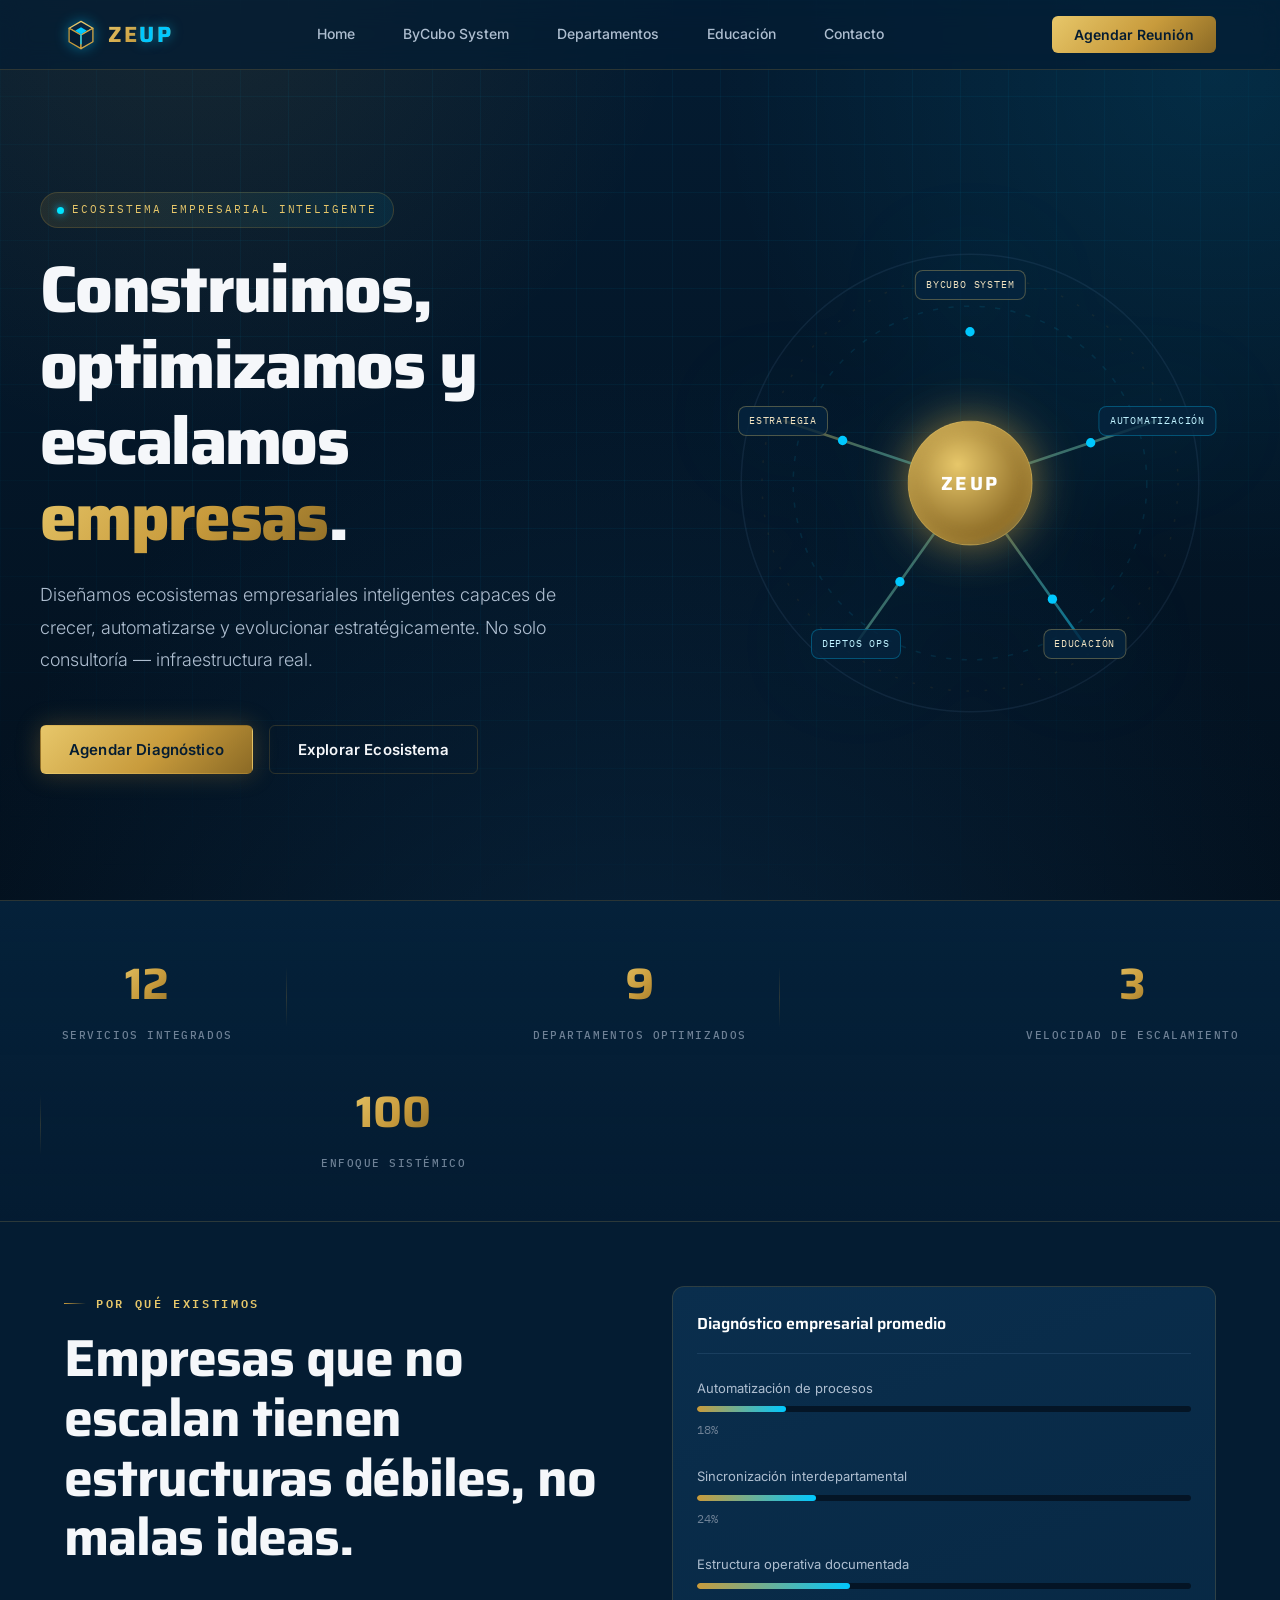
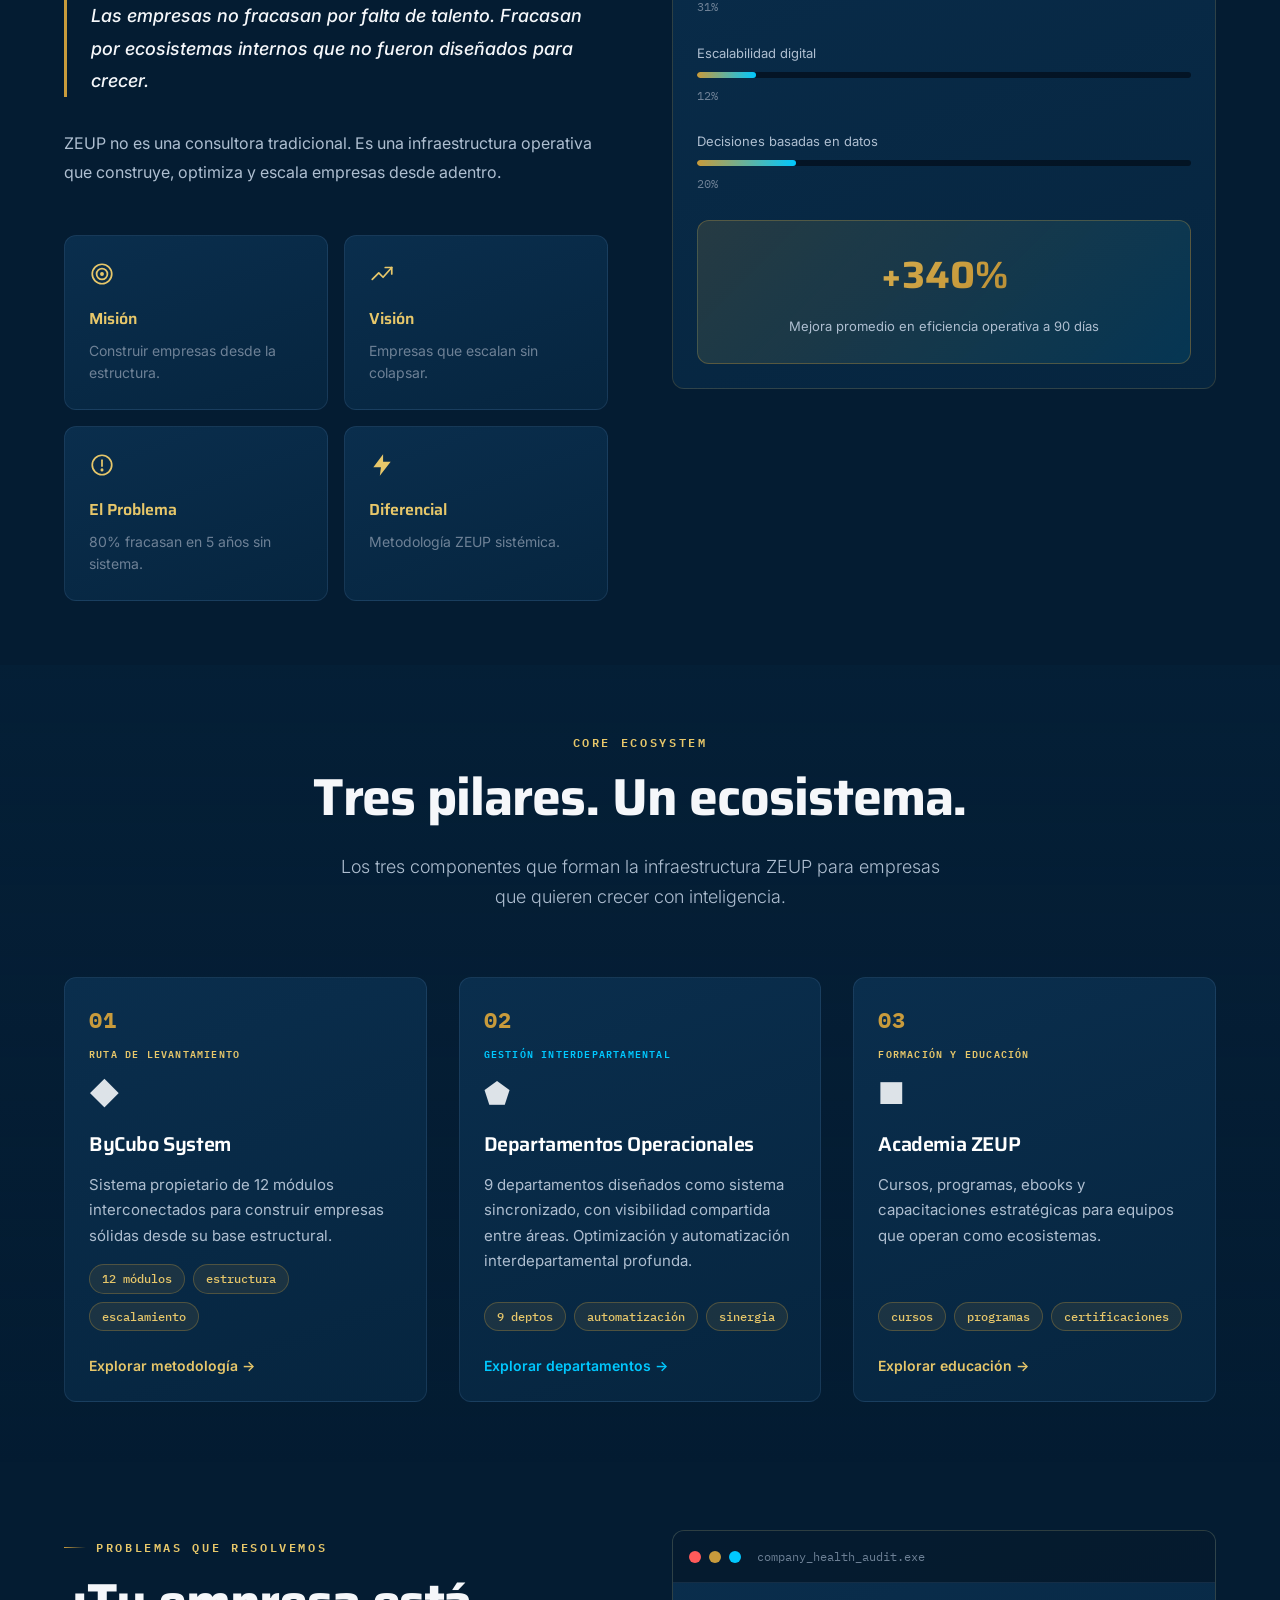
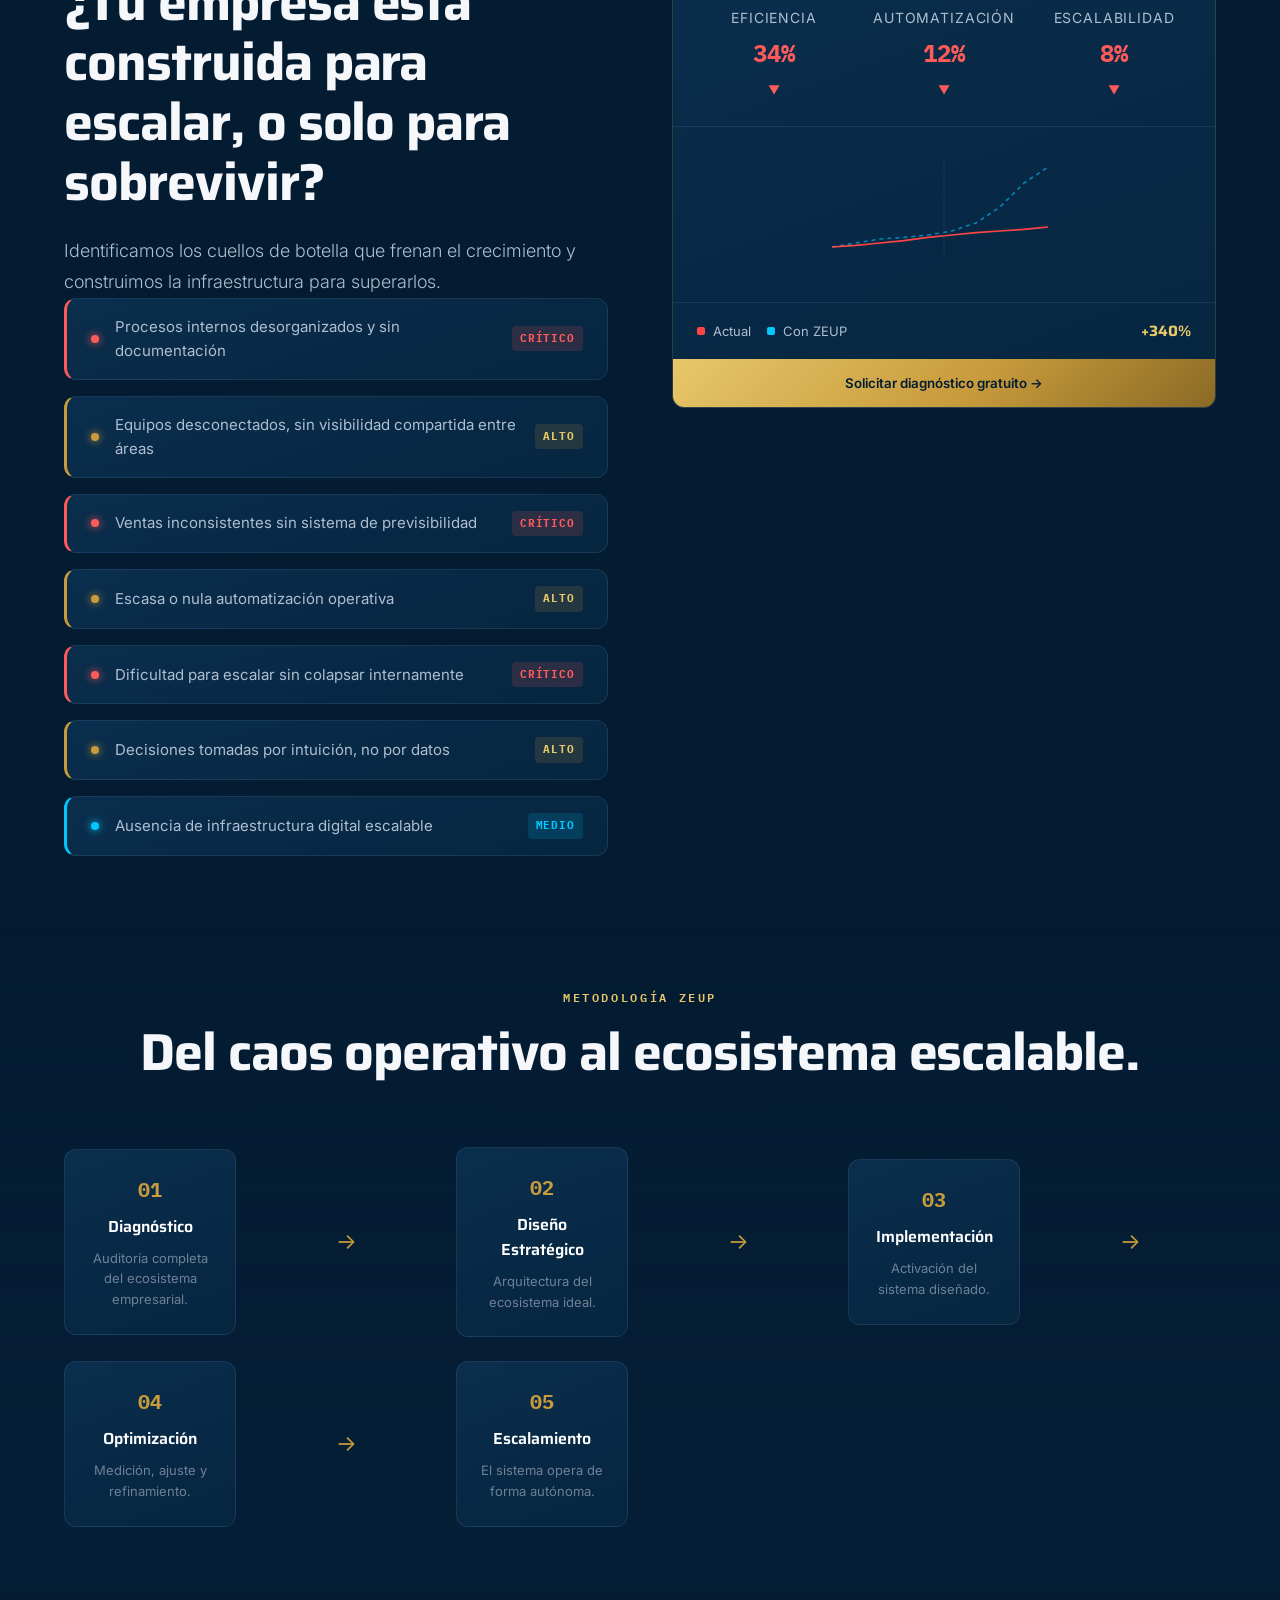
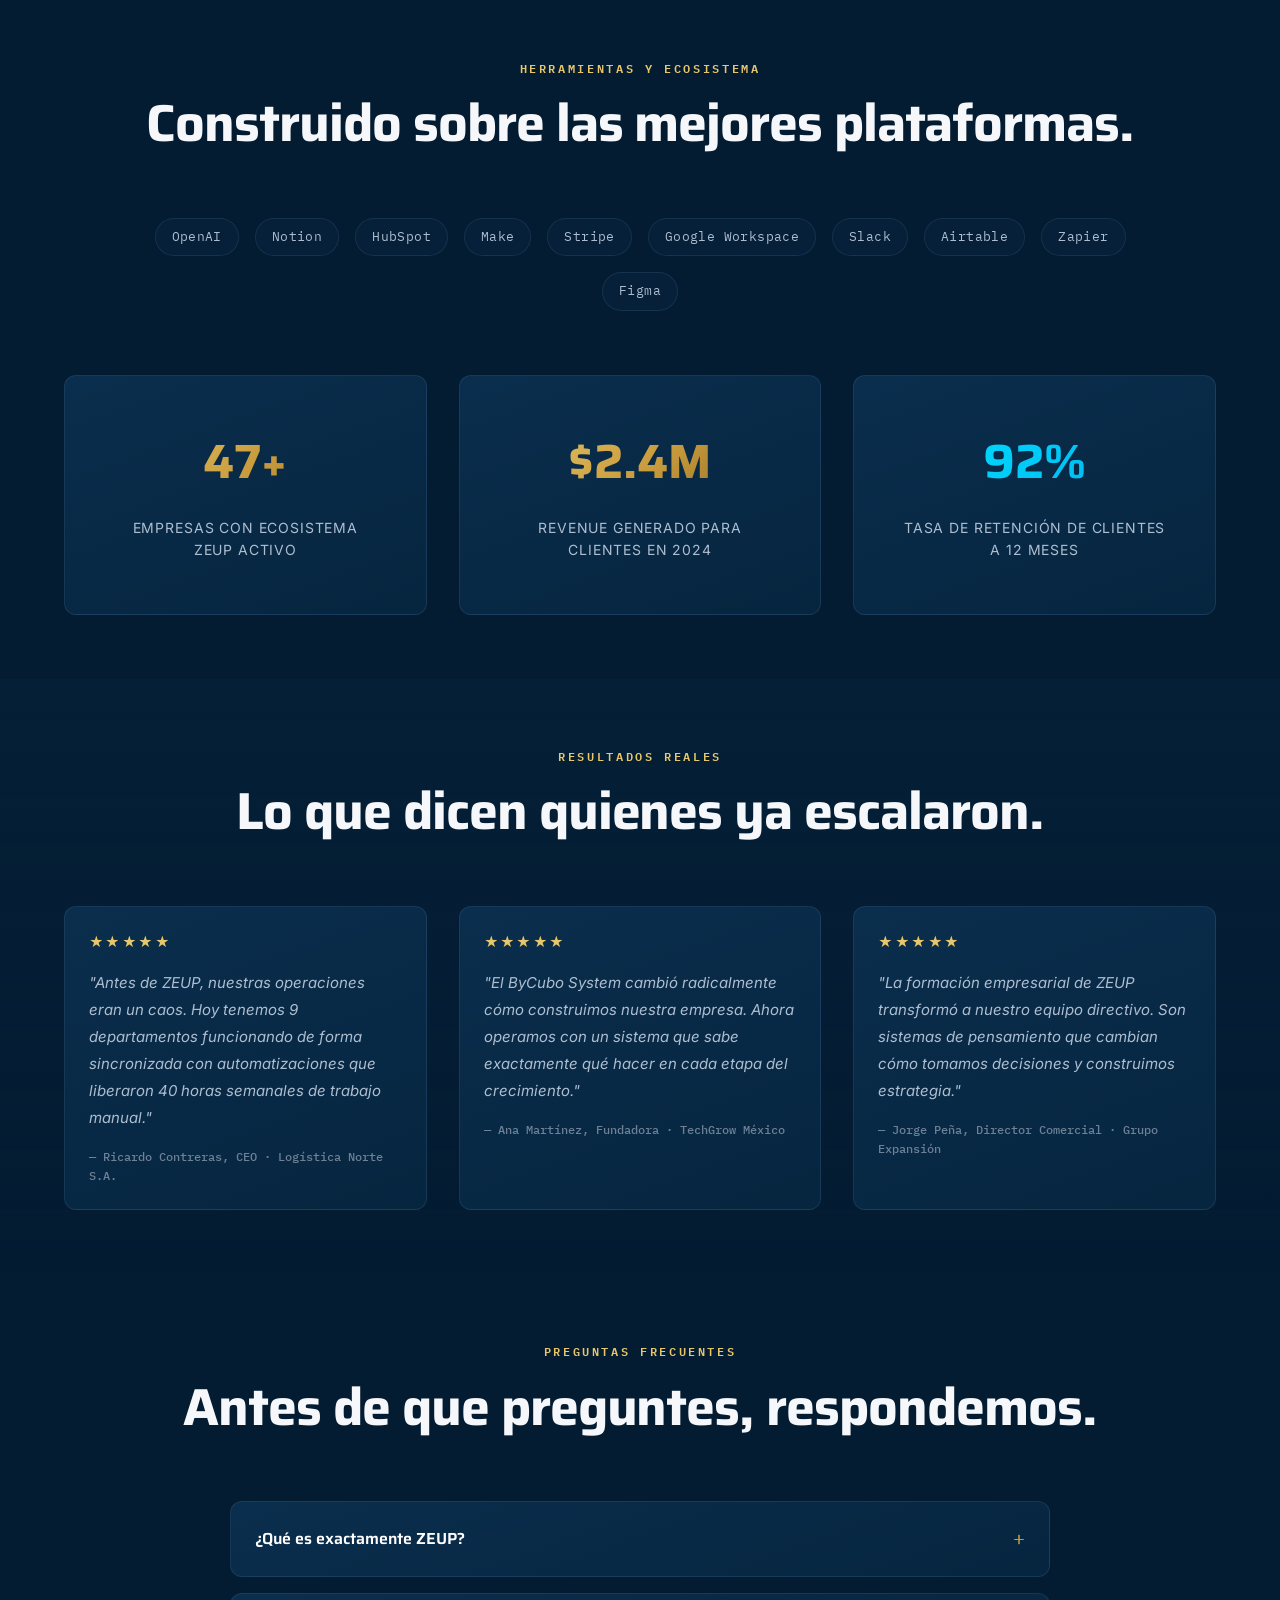
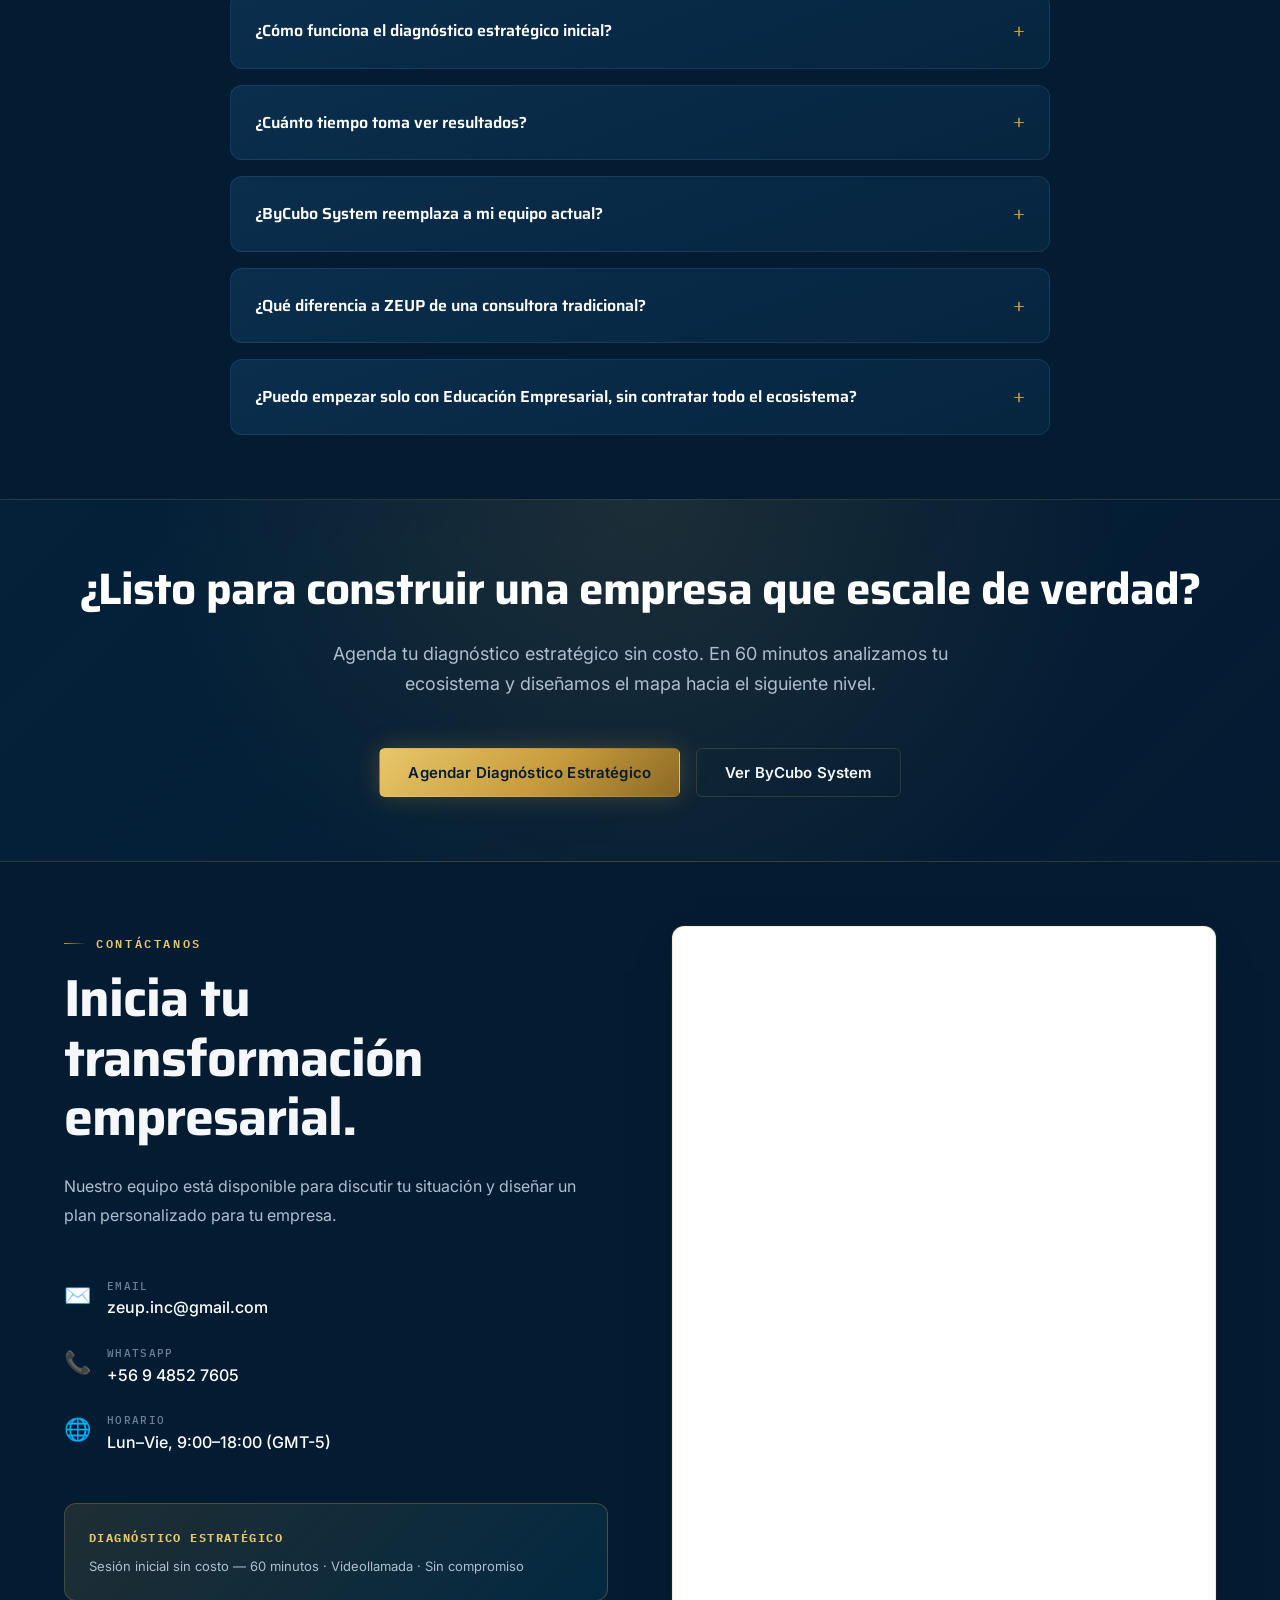
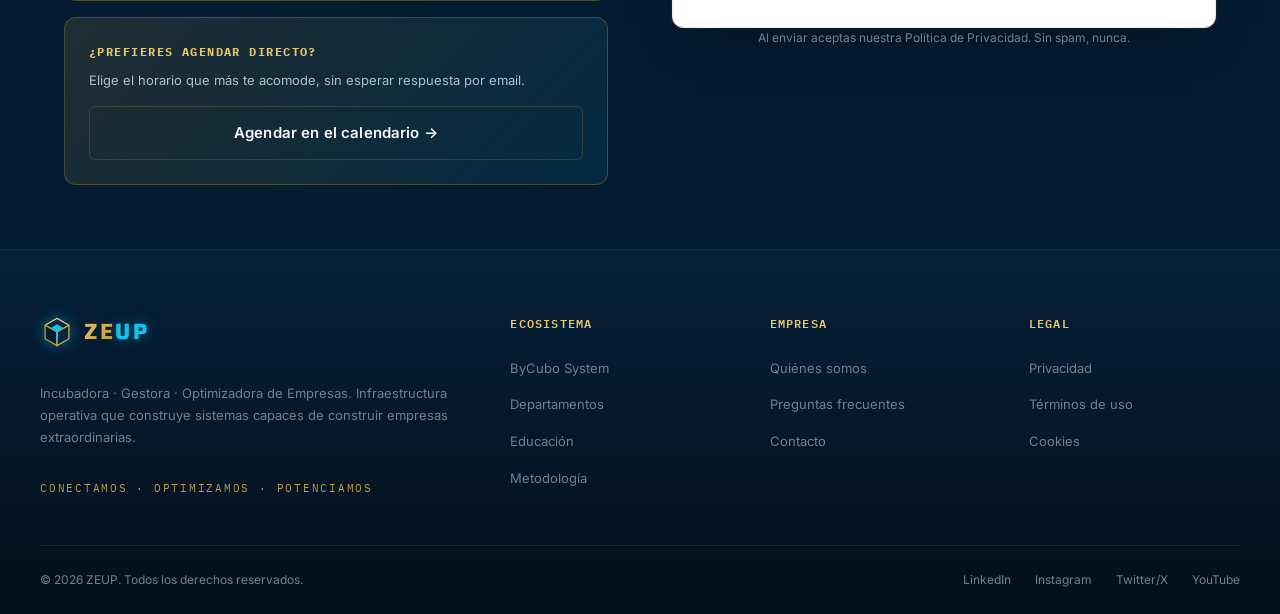
<file: index.html>
<!DOCTYPE html>
<html lang="es">
<head>
    <meta charset="UTF-8">
    <meta name="viewport" content="width=device-width, initial-scale=1.0">
    <title>ZEUP — Ecosistemas Empresariales Inteligentes</title>
    <meta name="description" content="ZEUP construye, optimiza y escala empresas mediante metodologías propias, automatización interdepartamental y educación empresarial estratégica.">
    <link rel="canonical" href="https://zeupinc-ps.github.io/ZEUP.INC/index.html">
    <link rel="icon" type="image/svg+xml" href="favicon.svg">

    <meta property="og:type" content="website">
    <meta property="og:title" content="ZEUP — Ecosistemas Empresariales Inteligentes">
    <meta property="og:description" content="ZEUP construye, optimiza y escala empresas mediante metodologías propias, automatización interdepartamental y educación empresarial estratégica.">
    <meta property="og:image" content="https://zeupinc-ps.github.io/ZEUP.INC/assets/zeup-logo.jpg">
    <meta property="og:url" content="https://zeupinc-ps.github.io/ZEUP.INC/index.html">
    <meta name="twitter:card" content="summary_large_image">

    <!-- Google Fonts -->
    <link rel="preconnect" href="https://fonts.googleapis.com">
    <link rel="preconnect" href="https://fonts.gstatic.com" crossorigin>
    <link href="https://fonts.googleapis.com/css2?family=IBM+Plex+Mono:wght@400;500;600&family=Inter:wght@300;400;500;600;700&family=Saira:wght@500;600;700;800&display=swap" rel="stylesheet">

    <link rel="stylesheet" href="styles.css">

    <script type="application/ld+json">
    {
      "@context": "https://schema.org",
      "@type": "Organization",
      "name": "ZEUP",
      "description": "Incubadora, gestora y optimizadora de empresas. Infraestructura operativa que construye, optimiza y escala ecosistemas empresariales mediante metodologías propias.",
      "url": "https://zeupinc-ps.github.io/ZEUP.INC/index.html",
      "logo": "https://zeupinc-ps.github.io/ZEUP.INC/assets/zeup-logo.jpg",
      "slogan": "Conectamos · Optimizamos · Potenciamos",
      "email": "zeup.inc@gmail.com"
    }
    </script>
</head>
<body>
    <!-- NAVBAR -->
    <nav class="navbar">
        <div class="navbar-container">
            <div class="navbar-brand">
                <div class="logo">
                    <span class="logo-icon"><svg class="logo-cube" viewBox="0 0 40 40" fill="none" xmlns="http://www.w3.org/2000/svg" aria-hidden="true"><path d="M20 4 L34 12 L20 20 L6 12 Z" fill="#06253F" stroke="#E7C76A" stroke-width="1.5" stroke-linejoin="round"/><path d="M6 12 L6 28 L20 36 L20 20 Z" fill="#041C32" stroke="#C89B3C" stroke-width="1.5" stroke-linejoin="round"/><path d="M34 12 L34 28 L20 36 L20 20 Z" fill="#06253F" stroke="#D6A847" stroke-width="1.5" stroke-linejoin="round"/><path d="M20 11 L27 15 L20 19 L13 15 Z" fill="#00C8FF"/><line x1="20" y1="19" x2="20" y2="31" stroke="#00C8FF" stroke-width="1.6"/></svg></span>
                    <span class="logo-text">ZE<span class="logo-up">UP</span></span>
                </div>
            </div>

            <div class="navbar-menu" id="navbarMenu">
                <a href="#home" class="nav-link">Home</a>
                <a href="bycubo-system.html" class="nav-link">ByCubo System</a>
                <a href="departamentos.html" class="nav-link">Departamentos</a>
                <a href="educacion.html" class="nav-link">Educación</a>
                <a href="#contact" class="nav-link">Contacto</a>
            </div>

            <button class="navbar-cta" onclick="scrollToContact()">Agendar Reunión</button>

            <button class="hamburger" id="hamburger">
                <span></span><span></span><span></span>
            </button>
        </div>
    </nav>

    <!-- HERO SECTION -->
    <section class="hero" id="home">
        <div class="hero-container">
            <div class="hero-content">
                <div class="badge">
                    <span class="badge-dot"></span>
                    <span class="badge-text">ECOSISTEMA EMPRESARIAL INTELIGENTE</span>
                </div>

                <h1 class="hero-title">
                    Construimos, optimizamos y escalamos <span class="accent-text">empresas</span>.
                </h1>

                <p class="hero-subtitle">
                    Diseñamos ecosistemas empresariales inteligentes capaces de crecer, automatizarse y evolucionar estratégicamente. No solo consultoría — infraestructura real.
                </p>

                <div class="hero-buttons">
                    <button class="btn btn-primary" onclick="scrollToContact()">Agendar Diagnóstico</button>
                    <button class="btn btn-secondary" onclick="document.getElementById('ecosistema').scrollIntoView({behavior:'smooth'})">Explorar Ecosistema</button>
                </div>
            </div>

            <div class="hero-visual">
                <div class="ecosystem-orb">
                    <svg viewBox="0 0 100 100" style="position:absolute;inset:0;width:100%;height:100%;overflow:visible">
                        <defs>
                            <radialGradient id="hub" cx="0.5" cy="0.4" r="0.65"><stop offset="0" stop-color="#E7C76A"/><stop offset="0.6" stop-color="#C89B3C"/><stop offset="1" stop-color="#8B6A25"/></radialGradient>
                            <linearGradient id="hline" x1="0" y1="0" x2="1" y2="1"><stop offset="0" stop-color="#C89B3C"/><stop offset="1" stop-color="#00C8FF"/></linearGradient>
                        </defs>
                        <g style="transform-origin:50px 50px;animation:zspin 70s linear infinite">
                            <circle cx="50" cy="50" r="44" fill="none" stroke="rgba(120,165,210,0.10)" stroke-width="0.3"/>
                            <circle cx="50" cy="50" r="34" fill="none" stroke="rgba(0,200,255,0.10)" stroke-width="0.3" stroke-dasharray="1 2"/>
                        </g>
                        <g style="transform-origin:50px 50px;animation:zspinrev 95s linear infinite">
                            <circle cx="50" cy="50" r="40" fill="none" stroke="rgba(200,155,60,0.08)" stroke-width="0.3" stroke-dasharray="0.5 3"/>
                        </g>
                        <g stroke="url(#hline)" stroke-width="0.5" opacity="0.55">
                            <line x1="50" y1="50" x2="50" y2="12"/>
                            <line x1="50" y1="50" x2="86" y2="38"/>
                            <line x1="50" y1="50" x2="72" y2="81"/>
                            <line x1="50" y1="50" x2="28" y2="81"/>
                            <line x1="50" y1="50" x2="14" y2="38"/>
                        </g>
                        <g fill="#00C8FF">
                            <circle r="0.9"><animateMotion dur="3.2s" repeatCount="indefinite" path="M50,50 L50,12"/></circle>
                            <circle r="0.9"><animateMotion dur="3.8s" repeatCount="indefinite" path="M50,50 L86,38"/></circle>
                            <circle r="0.9"><animateMotion dur="3.4s" repeatCount="indefinite" path="M50,50 L72,81"/></circle>
                            <circle r="0.9"><animateMotion dur="4.0s" repeatCount="indefinite" path="M50,50 L28,81"/></circle>
                            <circle r="0.9"><animateMotion dur="3.6s" repeatCount="indefinite" path="M50,50 L14,38"/></circle>
                        </g>
                    </svg>
                    <div class="orb-hub"><span>ZEUP</span></div>
                    <div class="orb-label" style="left:50%;top:12%"><span class="gold">ByCubo System</span></div>
                    <div class="orb-label" style="left:86%;top:38%"><span class="cyan">Automatización</span></div>
                    <div class="orb-label" style="left:72%;top:81%"><span class="gold">Educación</span></div>
                    <div class="orb-label" style="left:28%;top:81%"><span class="cyan">Deptos Ops</span></div>
                    <div class="orb-label" style="left:14%;top:38%"><span class="gold">Estrategia</span></div>
                </div>
            </div>
        </div>
    </section>

    <!-- STATS BAR -->
    <section class="stats-bar">
        <div class="stats-container">
            <div class="stat">
                <div class="stat-number">12+</div>
                <div class="stat-label">Servicios Integrados</div>
            </div>
            <div class="stat-divider"></div>
            <div class="stat">
                <div class="stat-number">9×</div>
                <div class="stat-label">Departamentos Optimizados</div>
            </div>
            <div class="stat-divider"></div>
            <div class="stat">
                <div class="stat-number">3×</div>
                <div class="stat-label">Velocidad de Escalamiento</div>
            </div>
            <div class="stat-divider"></div>
            <div class="stat">
                <div class="stat-number">100%</div>
                <div class="stat-label">Enfoque Sistémico</div>
            </div>
        </div>
    </section>

    <!-- WHO WE ARE SECTION -->
    <section class="who-we-are" id="quienes">
        <div class="container">
            <div class="who-we-are-grid">
                <div class="who-we-are-left">
                    <div class="eyebrow">POR QUÉ EXISTIMOS</div>
                    <h2 class="section-title">Empresas que no escalan tienen estructuras débiles, no malas ideas.</h2>

                    <blockquote class="quote">
                        Las empresas no fracasan por falta de talento. Fracasan por ecosistemas internos que no fueron diseñados para crecer.
                    </blockquote>

                    <p class="section-text">
                        ZEUP no es una consultora tradicional. Es una infraestructura operativa que construye, optimiza y escala empresas desde adentro.
                    </p>

                    <div class="values-grid">
                        <div class="value-card">
                            <div class="value-icon" style="color: var(--color-gold-bright);"><svg width="26" height="26" viewBox="0 0 24 24" fill="none" stroke="currentColor" stroke-width="1.6"><circle cx="12" cy="12" r="9"/><circle cx="12" cy="12" r="5"/><circle cx="12" cy="12" r="1" fill="currentColor"/></svg></div>
                            <div class="value-title">Misión</div>
                            <p>Construir empresas desde la estructura.</p>
                        </div>
                        <div class="value-card">
                            <div class="value-icon" style="color: var(--color-gold-bright);"><svg width="26" height="26" viewBox="0 0 24 24" fill="none" stroke="currentColor" stroke-width="1.6" stroke-linecap="round" stroke-linejoin="round"><polyline points="3 17 9 11 13 15 21 6"/><polyline points="15 6 21 6 21 12"/></svg></div>
                            <div class="value-title">Visión</div>
                            <p>Empresas que escalan sin colapsar.</p>
                        </div>
                        <div class="value-card">
                            <div class="value-icon" style="color: var(--color-gold-bright);"><svg width="26" height="26" viewBox="0 0 24 24" fill="none" stroke="currentColor" stroke-width="1.6" stroke-linecap="round"><circle cx="12" cy="12" r="9"/><line x1="12" y1="7.5" x2="12" y2="13"/><circle cx="12" cy="16.5" r="0.6" fill="currentColor"/></svg></div>
                            <div class="value-title">El Problema</div>
                            <p>80% fracasan en 5 años sin sistema.</p>
                        </div>
                        <div class="value-card">
                            <div class="value-icon" style="color: var(--color-gold-bright);"><svg width="26" height="26" viewBox="0 0 24 24" fill="currentColor" stroke="none"><polygon points="13 2 4 14 11 14 10 22 20 9 13 9 13 2"/></svg></div>
                            <div class="value-title">Diferencial</div>
                            <p>Metodología ZEUP sistémica.</p>
                        </div>
                    </div>
                </div>

                <div class="who-we-are-right">
                    <div class="diagnosis-card">
                        <div class="diagnosis-header">
                            <span class="diagnosis-title">Diagnóstico empresarial promedio</span>
                        </div>

                        <div class="progress-group">
                            <div class="progress-label">Automatización de procesos</div>
                            <div class="progress-bar">
                                <div class="progress-fill" style="width: 18%; background: linear-gradient(90deg, #C89B3C, #00C8FF);"></div>
                            </div>
                            <span class="progress-value">18%</span>
                        </div>

                        <div class="progress-group">
                            <div class="progress-label">Sincronización interdepartamental</div>
                            <div class="progress-bar">
                                <div class="progress-fill" style="width: 24%; background: linear-gradient(90deg, #C89B3C, #00C8FF);"></div>
                            </div>
                            <span class="progress-value">24%</span>
                        </div>

                        <div class="progress-group">
                            <div class="progress-label">Estructura operativa documentada</div>
                            <div class="progress-bar">
                                <div class="progress-fill" style="width: 31%; background: linear-gradient(90deg, #C89B3C, #00C8FF);"></div>
                            </div>
                            <span class="progress-value">31%</span>
                        </div>

                        <div class="progress-group">
                            <div class="progress-label">Escalabilidad digital</div>
                            <div class="progress-bar">
                                <div class="progress-fill" style="width: 12%; background: linear-gradient(90deg, #C89B3C, #00C8FF);"></div>
                            </div>
                            <span class="progress-value">12%</span>
                        </div>

                        <div class="progress-group">
                            <div class="progress-label">Decisiones basadas en datos</div>
                            <div class="progress-bar">
                                <div class="progress-fill" style="width: 20%; background: linear-gradient(90deg, #C89B3C, #00C8FF);"></div>
                            </div>
                            <span class="progress-value">20%</span>
                        </div>

                        <div class="improvement-box">
                            <span class="improvement-number">+340%</span>
                            <span class="improvement-text">Mejora promedio en eficiencia operativa a 90 días</span>
                        </div>
                    </div>
                </div>
            </div>
        </div>
    </section>

    <!-- CORE ECOSYSTEM SECTION -->
    <section class="core-ecosystem" id="ecosistema">
        <div class="container">
            <div class="section-header">
                <div class="eyebrow">CORE ECOSYSTEM</div>
                <h2 class="section-title">Tres pilares. Un ecosistema.</h2>
                <p class="section-subtitle">Los tres componentes que forman la infraestructura ZEUP para empresas que quieren crecer con inteligencia.</p>
            </div>

            <div class="ecosystem-cards">
                <div class="ecosystem-card">
                    <div class="card-number">01</div>
                    <div class="card-tag">RUTA DE LEVANTAMIENTO</div>
                    <div class="card-icon">◆</div>
                    <h3 class="card-title">ByCubo System</h3>
                    <p class="card-description">Sistema propietario de 12 módulos interconectados para construir empresas sólidas desde su base estructural.</p>
                    <div class="card-pills">
                        <span class="pill">12 módulos</span>
                        <span class="pill">estructura</span>
                        <span class="pill">escalamiento</span>
                    </div>
                    <a href="bycubo-system.html" class="card-link">Explorar metodología →</a>
                </div>

                <div class="ecosystem-card">
                    <div class="card-number">02</div>
                    <div class="card-tag" style="color: var(--color-cyan);">GESTIÓN INTERDEPARTAMENTAL</div>
                    <div class="card-icon">⬟</div>
                    <h3 class="card-title">Departamentos Operacionales</h3>
                    <p class="card-description">9 departamentos diseñados como sistema sincronizado, con visibilidad compartida entre áreas. Optimización y automatización interdepartamental profunda.</p>
                    <div class="card-pills">
                        <span class="pill">9 deptos</span>
                        <span class="pill">automatización</span>
                        <span class="pill">sinergia</span>
                    </div>
                    <a href="departamentos.html" class="card-link cyan">Explorar departamentos →</a>
                </div>

                <div class="ecosystem-card">
                    <div class="card-number">03</div>
                    <div class="card-tag">FORMACIÓN Y EDUCACIÓN</div>
                    <div class="card-icon">■</div>
                    <h3 class="card-title">Academia ZEUP</h3>
                    <p class="card-description">Cursos, programas, ebooks y capacitaciones estratégicas para equipos que operan como ecosistemas.</p>
                    <div class="card-pills">
                        <span class="pill">cursos</span>
                        <span class="pill">programas</span>
                        <span class="pill">certificaciones</span>
                    </div>
                    <a href="educacion.html" class="card-link purple">Explorar educación →</a>
                </div>
            </div>
        </div>
    </section>

    <!-- PROBLEMS SECTION -->
    <section class="problems-section">
        <div class="container">
            <div class="problems-grid">
                <div class="problems-left">
                    <div class="eyebrow">PROBLEMAS QUE RESOLVEMOS</div>
                    <h2 class="section-title">¿Tu empresa está construida para escalar, o solo para sobrevivir?</h2>
                    <p class="section-subtitle">Identificamos los cuellos de botella que frenan el crecimiento y construimos la infraestructura para superarlos.</p>

                    <div class="problems-list">
                        <div class="problem-item critical">
                            <span class="problem-dot"></span>
                            <span class="problem-text">Procesos internos desorganizados y sin documentación</span>
                            <span class="problem-badge">CRÍTICO</span>
                        </div>
                        <div class="problem-item high">
                            <span class="problem-dot"></span>
                            <span class="problem-text">Equipos desconectados, sin visibilidad compartida entre áreas</span>
                            <span class="problem-badge">ALTO</span>
                        </div>
                        <div class="problem-item critical">
                            <span class="problem-dot"></span>
                            <span class="problem-text">Ventas inconsistentes sin sistema de previsibilidad</span>
                            <span class="problem-badge">CRÍTICO</span>
                        </div>
                        <div class="problem-item high">
                            <span class="problem-dot"></span>
                            <span class="problem-text">Escasa o nula automatización operativa</span>
                            <span class="problem-badge">ALTO</span>
                        </div>
                        <div class="problem-item critical">
                            <span class="problem-dot"></span>
                            <span class="problem-text">Dificultad para escalar sin colapsar internamente</span>
                            <span class="problem-badge">CRÍTICO</span>
                        </div>
                        <div class="problem-item high">
                            <span class="problem-dot"></span>
                            <span class="problem-text">Decisiones tomadas por intuición, no por datos</span>
                            <span class="problem-badge">ALTO</span>
                        </div>
                        <div class="problem-item medium">
                            <span class="problem-dot"></span>
                            <span class="problem-text">Ausencia de infraestructura digital escalable</span>
                            <span class="problem-badge">MEDIO</span>
                        </div>
                    </div>
                </div>

                <div class="problems-right">
                    <div class="dashboard-mock">
                        <div class="dashboard-header">
                            <div class="dashboard-buttons">
                                <span class="dash-btn red"></span>
                                <span class="dash-btn yellow"></span>
                                <span class="dash-btn green"></span>
                            </div>
                            <span class="dashboard-title">company_health_audit.exe</span>
                        </div>

                        <div class="dashboard-metrics">
                            <div class="metric">
                                <span class="metric-label">Eficiencia</span>
                                <span class="metric-value red">34%</span>
                                <span class="metric-arrow">▼</span>
                            </div>
                            <div class="metric">
                                <span class="metric-label">Automatización</span>
                                <span class="metric-value red">12%</span>
                                <span class="metric-arrow">▼</span>
                            </div>
                            <div class="metric">
                                <span class="metric-label">Escalabilidad</span>
                                <span class="metric-value red">8%</span>
                                <span class="metric-arrow">▼</span>
                            </div>
                        </div>

                        <div class="dashboard-chart">
                            <svg viewBox="0 0 300 150" xmlns="http://www.w3.org/2000/svg">
                                <polyline points="10,120 40,115 70,110 100,108 130,105 160,100 190,90 220,70 250,40 280,20"
                                    fill="none" stroke="#00C8FF" stroke-width="2" stroke-dasharray="5,5" opacity="0.6"/>
                                <polyline points="10,120 40,118 70,115 100,112 130,108 160,105 190,102 220,100 250,98 280,95"
                                    fill="none" stroke="#ff4444" stroke-width="2"/>
                                <line x1="150" y1="130" x2="150" y2="10" stroke="#444" stroke-width="1" stroke-dasharray="2,2"/>
                            </svg>
                        </div>

                        <div class="dashboard-legend">
                            <div class="legend-item">
                                <span class="legend-dot" style="background: #ff4444;"></span>
                                <span>Actual</span>
                            </div>
                            <div class="legend-item">
                                <span class="legend-dot" style="background: #00C8FF;"></span>
                                <span>Con ZEUP</span>
                            </div>
                            <span class="improvement-percentage">+340%</span>
                        </div>

                        <button class="dashboard-btn">Solicitar diagnóstico gratuito →</button>
                    </div>
                </div>
            </div>
        </div>
    </section>

    <!-- METHODOLOGY SECTION -->
    <section class="methodology-section" id="metodologia">
        <div class="container">
            <div class="section-header">
                <div class="eyebrow">METODOLOGÍA ZEUP</div>
                <h2 class="section-title">Del caos operativo al ecosistema escalable.</h2>
            </div>

            <div class="methodology-timeline">
                <div class="timeline-phase">
                    <div class="phase-number">01</div>
                    <div class="phase-title">Diagnóstico</div>
                    <p class="phase-description">Auditoría completa del ecosistema empresarial.</p>
                </div>

                <div class="timeline-arrow">→</div>

                <div class="timeline-phase">
                    <div class="phase-number">02</div>
                    <div class="phase-title">Diseño Estratégico</div>
                    <p class="phase-description">Arquitectura del ecosistema ideal.</p>
                </div>

                <div class="timeline-arrow">→</div>

                <div class="timeline-phase">
                    <div class="phase-number">03</div>
                    <div class="phase-title">Implementación</div>
                    <p class="phase-description">Activación del sistema diseñado.</p>
                </div>

                <div class="timeline-arrow">→</div>

                <div class="timeline-phase">
                    <div class="phase-number">04</div>
                    <div class="phase-title">Optimización</div>
                    <p class="phase-description">Medición, ajuste y refinamiento.</p>
                </div>

                <div class="timeline-arrow">→</div>

                <div class="timeline-phase">
                    <div class="phase-number">05</div>
                    <div class="phase-title">Escalamiento</div>
                    <p class="phase-description">El sistema opera de forma autónoma.</p>
                </div>
            </div>
        </div>
    </section>

    <!-- TOOLS SECTION -->
    <section class="tools-section">
        <div class="container">
            <div class="section-header">
                <div class="eyebrow">HERRAMIENTAS Y ECOSISTEMA</div>
                <h2 class="section-title">Construido sobre las mejores plataformas.</h2>
            </div>

            <div class="tools-list">
                <span class="tool-chip">OpenAI</span>
                <span class="tool-chip">Notion</span>
                <span class="tool-chip">HubSpot</span>
                <span class="tool-chip">Make</span>
                <span class="tool-chip">Stripe</span>
                <span class="tool-chip">Google Workspace</span>
                <span class="tool-chip">Slack</span>
                <span class="tool-chip">Airtable</span>
                <span class="tool-chip">Zapier</span>
                <span class="tool-chip">Figma</span>
            </div>

            <div class="metrics-grid">
                <div class="metric-card">
                    <div class="metric-big">47+</div>
                    <div class="metric-label">Empresas con ecosistema ZEUP activo</div>
                </div>
                <div class="metric-card">
                    <div class="metric-big accent">$2.4M</div>
                    <div class="metric-label">Revenue generado para clientes en 2024</div>
                </div>
                <div class="metric-card">
                    <div class="metric-big cyan">92%</div>
                    <div class="metric-label">Tasa de retención de clientes a 12 meses</div>
                </div>
            </div>
        </div>
    </section>

    <!-- TESTIMONIALS SECTION -->
    <section class="testimonials-section">
        <div class="container">
            <div class="section-header">
                <div class="eyebrow">RESULTADOS REALES</div>
                <h2 class="section-title">Lo que dicen quienes ya escalaron.</h2>
            </div>

            <div class="testimonials-grid">
                <div class="testimonial-card">
                    <div class="testimonial-stars">★★★★★</div>
                    <p class="testimonial-text">"Antes de ZEUP, nuestras operaciones eran un caos. Hoy tenemos 9 departamentos funcionando de forma sincronizada con automatizaciones que liberaron 40 horas semanales de trabajo manual."</p>
                    <div class="testimonial-author">— Ricardo Contreras, CEO · Logística Norte S.A.</div>
                </div>

                <div class="testimonial-card">
                    <div class="testimonial-stars">★★★★★</div>
                    <p class="testimonial-text">"El ByCubo System cambió radicalmente cómo construimos nuestra empresa. Ahora operamos con un sistema que sabe exactamente qué hacer en cada etapa del crecimiento."</p>
                    <div class="testimonial-author">— Ana Martínez, Fundadora · TechGrow México</div>
                </div>

                <div class="testimonial-card">
                    <div class="testimonial-stars">★★★★★</div>
                    <p class="testimonial-text">"La formación empresarial de ZEUP transformó a nuestro equipo directivo. Son sistemas de pensamiento que cambian cómo tomamos decisiones y construimos estrategia."</p>
                    <div class="testimonial-author">— Jorge Peña, Director Comercial · Grupo Expansión</div>
                </div>
            </div>
        </div>
    </section>

    <!-- FAQ SECTION -->
    <section class="faq-section" id="faq">
        <div class="container">
            <div class="section-header">
                <div class="eyebrow">PREGUNTAS FRECUENTES</div>
                <h2 class="section-title">Antes de que preguntes, respondemos.</h2>
            </div>

            <div class="faq-list">
                <details class="faq-item">
                    <summary>¿Qué es exactamente ZEUP?</summary>
                    <p>No somos una consultora tradicional ni una agencia. ZEUP es una infraestructura operativa: diseñamos, implementamos y automatizamos los sistemas internos que le permiten a tu empresa crecer sin depender de una sola persona.</p>
                </details>
                <details class="faq-item">
                    <summary>¿Cómo funciona el diagnóstico estratégico inicial?</summary>
                    <p>Es una videollamada de 60 minutos, sin costo y sin compromiso. Analizamos el estado real de tu ecosistema empresarial contra los 12 módulos de ByCubo System y te entregamos un mapa priorizado de dónde intervenir primero.</p>
                </details>
                <details class="faq-item">
                    <summary>¿Cuánto tiempo toma ver resultados?</summary>
                    <p>Los primeros resultados operativos tangibles aparecen desde las primeras semanas de implementación, gracias a la naturaleza secuencial del sistema. La mejora promedio en eficiencia operativa que reportan nuestros clientes a 90 días es de +340%.</p>
                </details>
                <details class="faq-item">
                    <summary>¿ByCubo System reemplaza a mi equipo actual?</summary>
                    <p>No. ByCubo System no reemplaza personas, les da un sistema. Tu equipo sigue operando la empresa, pero ahora con procesos documentados, automatizaciones activas y roles claramente definidos en vez de depender de la memoria o la intuición individual.</p>
                </details>
                <details class="faq-item">
                    <summary>¿Qué diferencia a ZEUP de una consultora tradicional?</summary>
                    <p>Una consultora entrega un diagnóstico en PDF. ZEUP implementa: construimos los procesos, configuramos las automatizaciones y dejamos el sistema operando dentro de tu empresa, no en una presentación.</p>
                </details>
                <details class="faq-item">
                    <summary>¿Puedo empezar solo con Educación Empresarial, sin contratar todo el ecosistema?</summary>
                    <p>Sí. La biblioteca de cursos, programas y certificaciones de ZEUP EDU es modular y se puede adquirir de forma independiente, sin necesidad de contratar ByCubo System o la optimización departamental.</p>
                </details>
            </div>
        </div>
    </section>

    <!-- CTA BANNER -->
    <section class="cta-banner">
        <div class="container">
            <h2 class="cta-title">¿Listo para construir una empresa que escale de verdad?</h2>
            <p class="cta-subtitle">Agenda tu diagnóstico estratégico sin costo. En 60 minutos analizamos tu ecosistema y diseñamos el mapa hacia el siguiente nivel.</p>
            <div class="cta-buttons">
                <button class="btn btn-primary" onclick="scrollToContact()">Agendar Diagnóstico Estratégico</button>
                <button class="btn btn-secondary" onclick="window.location.href='bycubo-system.html'">Ver ByCubo System</button>
            </div>
        </div>
    </section>

    <!-- CONTACT SECTION -->
    <section class="contact-section" id="contact">
        <div class="container">
            <div class="contact-grid">
                <div class="contact-left">
                    <div class="eyebrow">CONTÁCTANOS</div>
                    <h2 class="section-title">Inicia tu transformación empresarial.</h2>
                    <p class="section-text">Nuestro equipo está disponible para discutir tu situación y diseñar un plan personalizado para tu empresa.</p>

                    <div class="contact-methods">
                        <div class="contact-method">
                            <span class="contact-icon">✉️</span>
                            <div>
                                <div class="contact-label">Email</div>
                                <div class="contact-value">zeup.inc@gmail.com</div>
                            </div>
                        </div>
                        <div class="contact-method">
                            <span class="contact-icon">📞</span>
                            <div>
                                <div class="contact-label">WhatsApp</div>
                                <div class="contact-value"><a href="https://wa.me/56948527605" target="_blank" rel="noopener" style="color:inherit;text-decoration:none;">+56 9 4852 7605</a></div>
                            </div>
                        </div>
                        <div class="contact-method">
                            <span class="contact-icon">🌐</span>
                            <div>
                                <div class="contact-label">Horario</div>
                                <div class="contact-value">Lun–Vie, 9:00–18:00 (GMT-5)</div>
                            </div>
                        </div>
                    </div>

                    <div class="diagnostic-info">
                        <strong>DIAGNÓSTICO ESTRATÉGICO</strong>
                        <p>Sesión inicial sin costo — 60 minutos · Videollamada · Sin compromiso</p>
                    </div>

                    <div class="diagnostic-info" style="margin-top: var(--spacing-md);">
                        <strong>¿PREFIERES AGENDAR DIRECTO?</strong>
                        <p style="margin-bottom: var(--spacing-md);">Elige el horario que más te acomode, sin esperar respuesta por email.</p>
                        <a href="https://calendar.app.google/iTgXJRpf4RzVw3mp9" target="_blank" rel="noopener" class="btn btn-secondary full-width" style="display:block; text-align:center;">Agendar en el calendario →</a>
                    </div>
                </div>

                <div class="contact-right">
                    <div class="gform-embed-wrapper">
                        <iframe
                            src="https://docs.google.com/forms/d/e/1FAIpQLSddSGGjhJ5vQLCIkPA4ugmBj5QuSGv_bSl5R7iptdbyn9bMTw/viewform?embedded=true"
                            width="100%" height="700" frameborder="0" marginheight="0" marginwidth="0"
                            title="Formulario de contacto ZEUP">Cargando formulario…</iframe>
                    </div>
                    <p class="form-legal">Al enviar aceptas nuestra Política de Privacidad. Sin spam, nunca.</p>
                </div>
            </div>
        </div>
    </section>

    <!-- FOOTER -->
    <footer class="footer">
        <div class="footer-container">
            <div class="footer-column footer-brand">
                <div class="footer-logo">
                    <span class="logo-icon"><svg class="logo-cube" viewBox="0 0 40 40" fill="none" xmlns="http://www.w3.org/2000/svg" aria-hidden="true"><path d="M20 4 L34 12 L20 20 L6 12 Z" fill="#06253F" stroke="#E7C76A" stroke-width="1.5" stroke-linejoin="round"/><path d="M6 12 L6 28 L20 36 L20 20 Z" fill="#041C32" stroke="#C89B3C" stroke-width="1.5" stroke-linejoin="round"/><path d="M34 12 L34 28 L20 36 L20 20 Z" fill="#06253F" stroke="#D6A847" stroke-width="1.5" stroke-linejoin="round"/><path d="M20 11 L27 15 L20 19 L13 15 Z" fill="#00C8FF"/><line x1="20" y1="19" x2="20" y2="31" stroke="#00C8FF" stroke-width="1.6"/></svg></span>
                    <span class="logo-text">ZE<span class="logo-up">UP</span></span>
                </div>
                <p class="footer-description">Incubadora · Gestora · Optimizadora de Empresas. Infraestructura operativa que construye sistemas capaces de construir empresas extraordinarias.</p>
                <div class="footer-slogan">Conectamos · Optimizamos · Potenciamos</div>
            </div>

            <div class="footer-column">
                <div class="footer-title">Ecosistema</div>
                <a href="bycubo-system.html">ByCubo System</a>
                <a href="departamentos.html">Departamentos</a>
                <a href="educacion.html">Educación</a>
                <a href="#metodologia">Metodología</a>
            </div>

            <div class="footer-column">
                <div class="footer-title">Empresa</div>
                <a href="#quienes">Quiénes somos</a>
                <a href="#faq">Preguntas frecuentes</a>
                <a href="#contact">Contacto</a>
            </div>

            <div class="footer-column">
                <div class="footer-title">Legal</div>
                <a href="#home">Privacidad</a>
                <a href="#home">Términos de uso</a>
                <a href="#home">Cookies</a>
            </div>
        </div>

        <div class="footer-bottom">
            <p>&copy; 2025 ZEUP. Todos los derechos reservados.</p>
            <div class="footer-socials">
                <a href="#" title="LinkedIn">LinkedIn</a>
                <a href="#" title="Instagram">Instagram</a>
                <a href="#" title="Twitter">Twitter/X</a>
                <a href="#" title="YouTube">YouTube</a>
            </div>
        </div>
    </footer>

    <script src="script.js"></script>
</body>
</html>
</file>
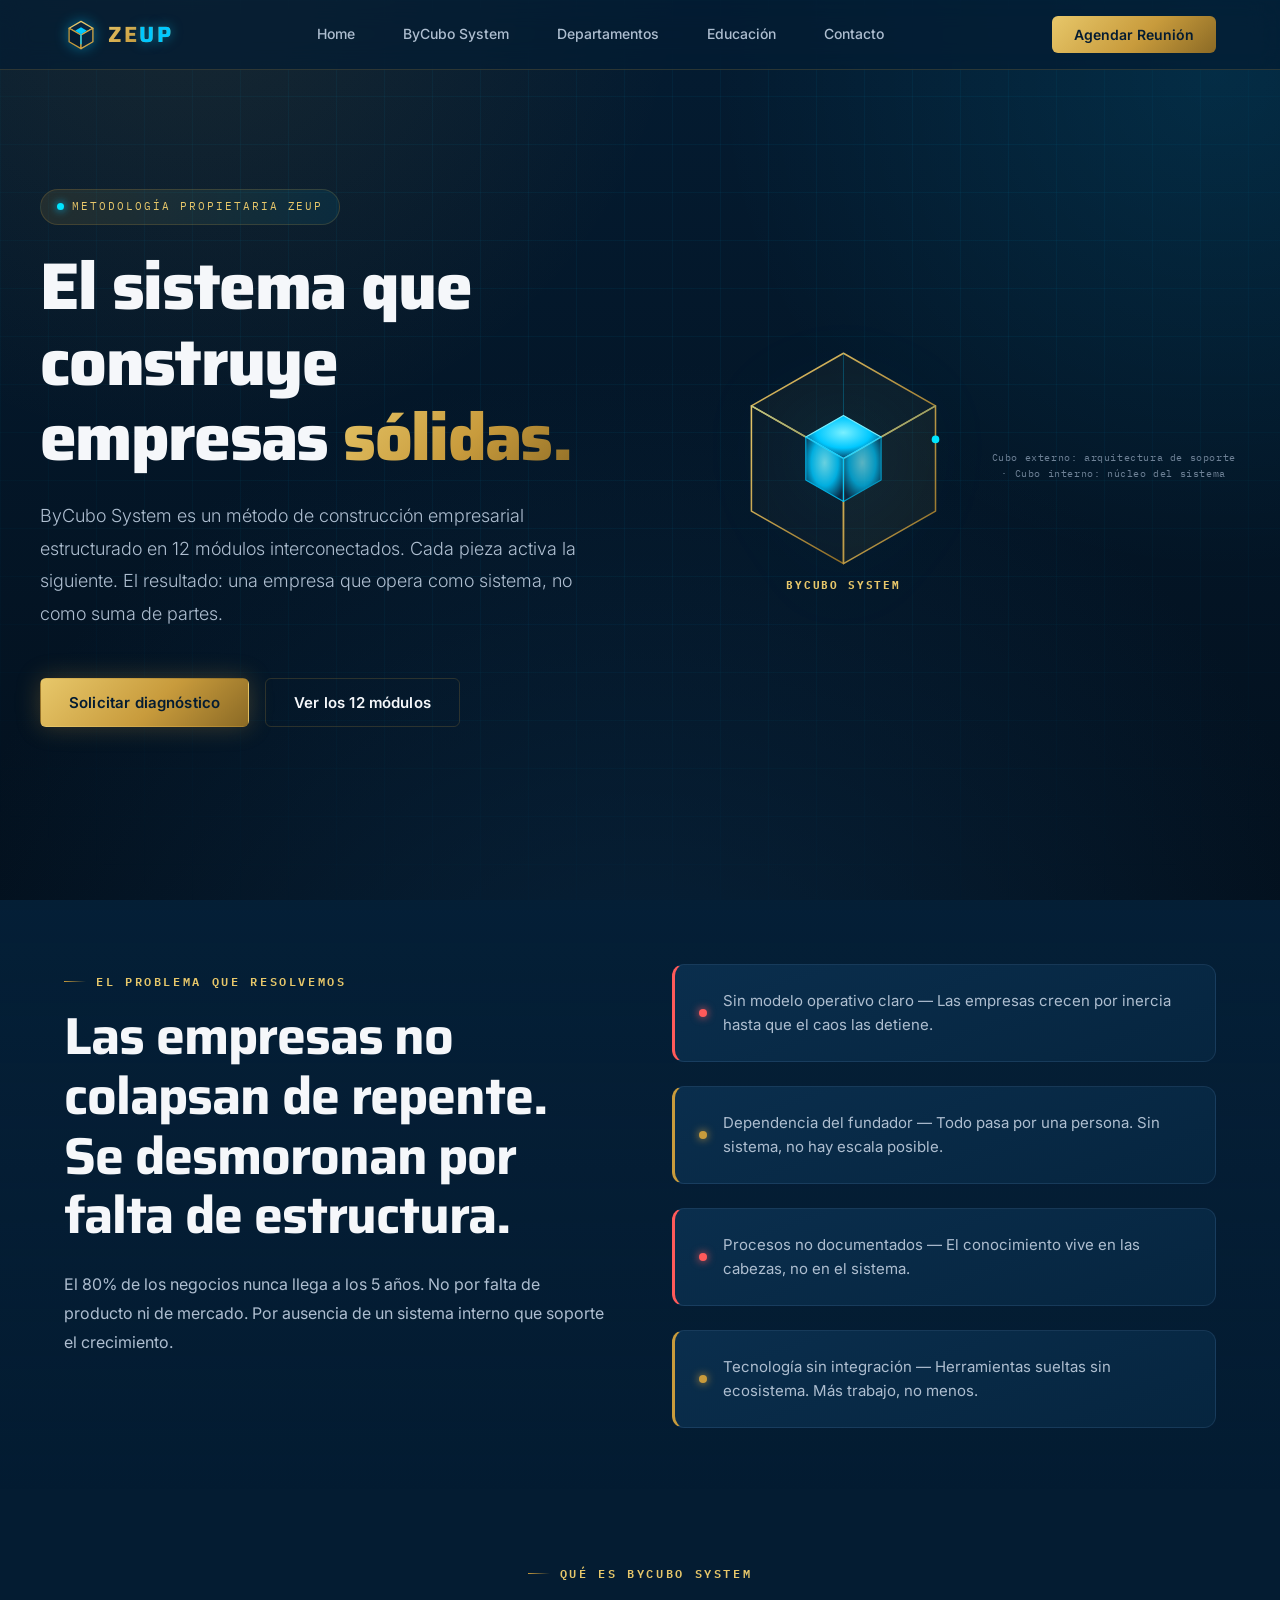
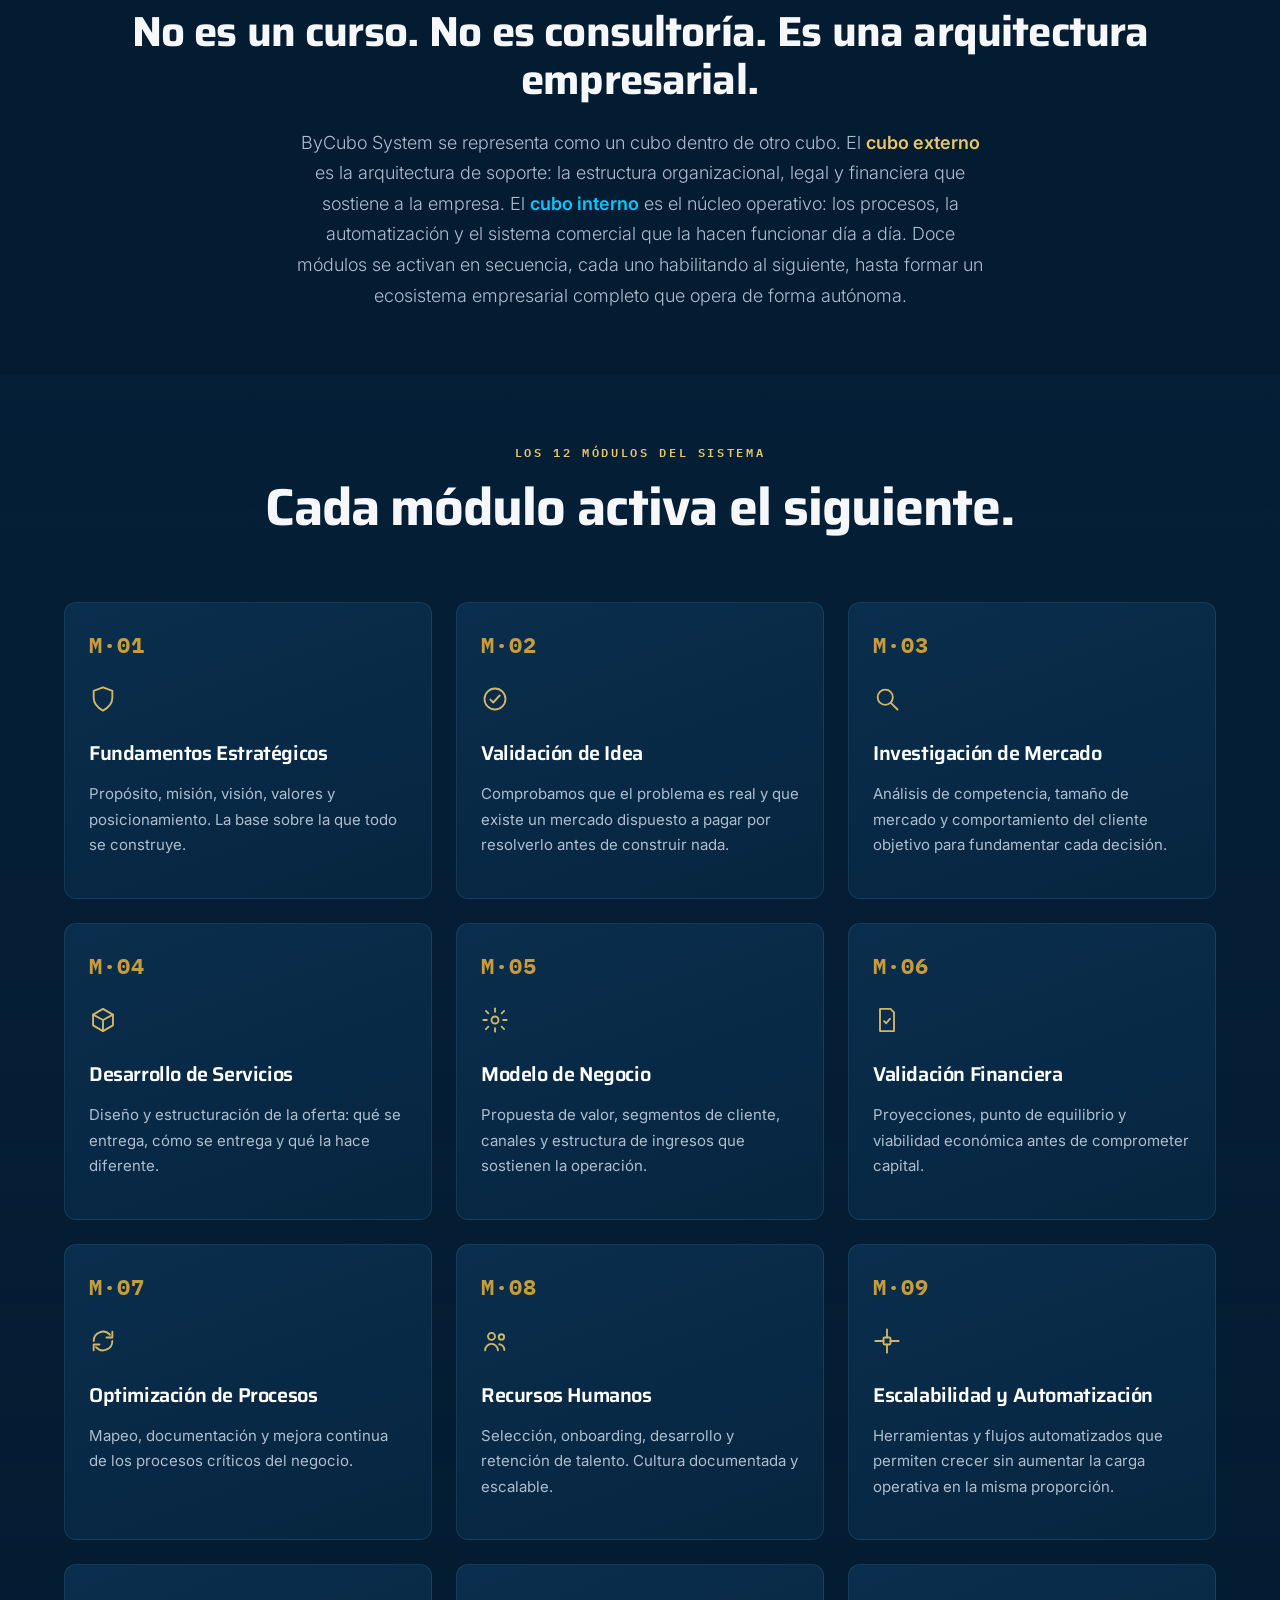
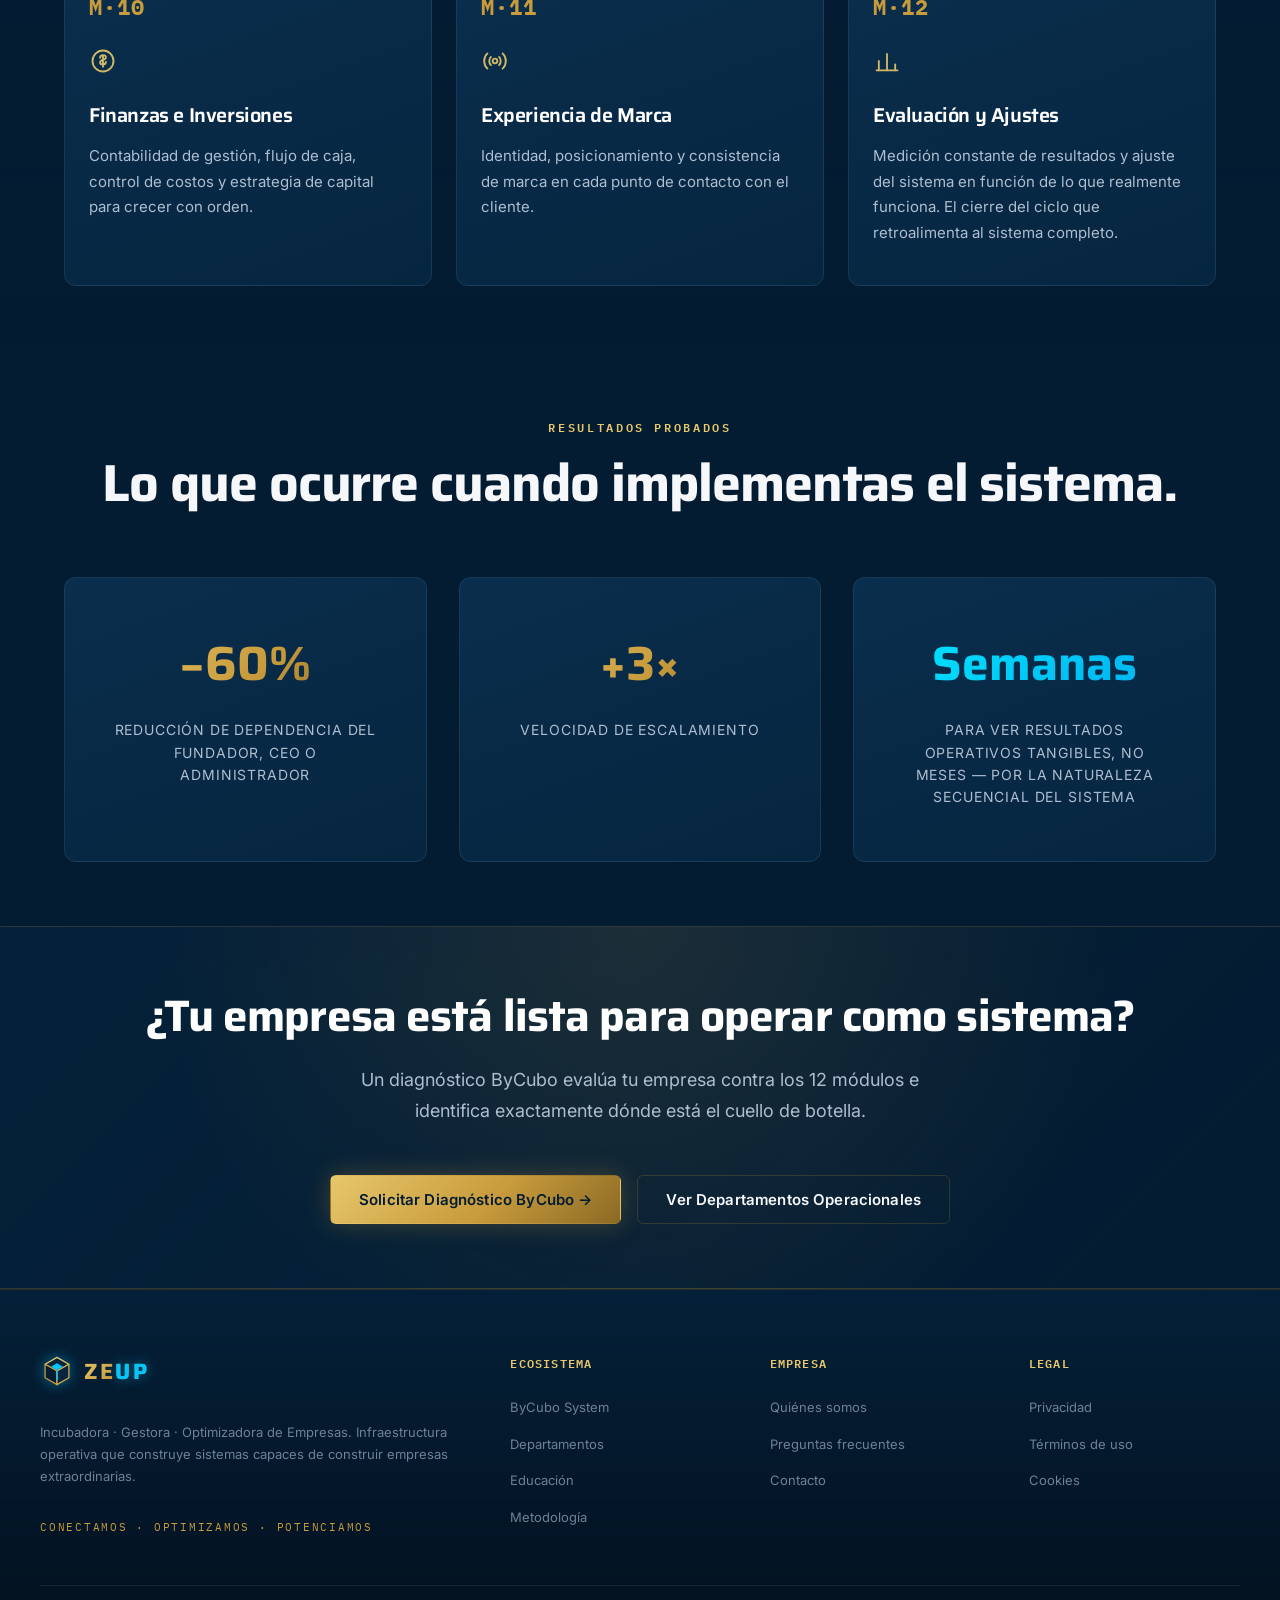
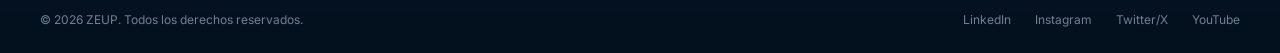
<file: bycubo-system.html>
<!DOCTYPE html>
<html lang="es">
<head>
    <meta charset="UTF-8">
    <meta name="viewport" content="width=device-width, initial-scale=1.0">
    <title>ByCubo System — Metodología Propietaria ZEUP</title>
    <meta name="description" content="ByCubo System: metodología propietaria ZEUP con 12 módulos interconectados para construir empresas sólidas y escalables.">
    <link rel="canonical" href="https://zeupinc-ps.github.io/ZEUP.INC/bycubo-system.html">
    <link rel="icon" type="image/svg+xml" href="favicon.svg">

    <meta property="og:type" content="website">
    <meta property="og:title" content="ByCubo System — Metodología Propietaria ZEUP">
    <meta property="og:description" content="ByCubo System: metodología propietaria ZEUP con 12 módulos interconectados para construir empresas sólidas y escalables.">
    <meta property="og:image" content="https://zeupinc-ps.github.io/ZEUP.INC/assets/zeup-logo.jpg">
    <meta property="og:url" content="https://zeupinc-ps.github.io/ZEUP.INC/bycubo-system.html">
    <meta name="twitter:card" content="summary_large_image">

    <link rel="preconnect" href="https://fonts.googleapis.com">
    <link rel="preconnect" href="https://fonts.gstatic.com" crossorigin>
    <link href="https://fonts.googleapis.com/css2?family=IBM+Plex+Mono:wght@400;500;600&family=Inter:wght@300;400;500;600;700&family=Saira:wght@500;600;700;800&display=swap" rel="stylesheet">

    <link rel="stylesheet" href="styles.css">

    <script type="application/ld+json">
    {
      "@context": "https://schema.org",
      "@type": "Organization",
      "name": "ZEUP",
      "description": "Incubadora, gestora y optimizadora de empresas. Infraestructura operativa que construye, optimiza y escala ecosistemas empresariales mediante metodologías propias.",
      "url": "https://zeupinc-ps.github.io/ZEUP.INC/index.html",
      "logo": "https://zeupinc-ps.github.io/ZEUP.INC/assets/zeup-logo.jpg",
      "slogan": "Conectamos · Optimizamos · Potenciamos",
      "email": "zeup.inc@gmail.com"
    }
    </script>
</head>
<body>
    <!-- NAVBAR -->
    <nav class="navbar">
        <div class="navbar-container">
            <div class="navbar-brand">
                <div class="logo">
                    <span class="logo-icon"><svg class="logo-cube" viewBox="0 0 40 40" fill="none" xmlns="http://www.w3.org/2000/svg" aria-hidden="true"><path d="M20 4 L34 12 L20 20 L6 12 Z" fill="#06253F" stroke="#E7C76A" stroke-width="1.5" stroke-linejoin="round"/><path d="M6 12 L6 28 L20 36 L20 20 Z" fill="#041C32" stroke="#C89B3C" stroke-width="1.5" stroke-linejoin="round"/><path d="M34 12 L34 28 L20 36 L20 20 Z" fill="#06253F" stroke="#D6A847" stroke-width="1.5" stroke-linejoin="round"/><path d="M20 11 L27 15 L20 19 L13 15 Z" fill="#00C8FF"/><line x1="20" y1="19" x2="20" y2="31" stroke="#00C8FF" stroke-width="1.6"/></svg></span>
                    <span class="logo-text">ZE<span class="logo-up">UP</span></span>
                </div>
            </div>

            <div class="navbar-menu" id="navbarMenu">
                <a href="index.html" class="nav-link">Home</a>
                <a href="bycubo-system.html" class="nav-link">ByCubo System</a>
                <a href="departamentos.html" class="nav-link">Departamentos</a>
                <a href="educacion.html" class="nav-link">Educación</a>
                <a href="index.html#contact" class="nav-link">Contacto</a>
            </div>

            <button class="navbar-cta" onclick="window.location.href='index.html#contact'">Agendar Reunión</button>

            <button class="hamburger" id="hamburger">
                <span></span><span></span><span></span>
            </button>
        </div>
    </nav>

    <!-- HERO SECTION -->
    <section class="hero" style="padding-top: 80px;">
        <div class="hero-container">
            <div class="hero-content">
                <div class="badge">
                    <span class="badge-dot"></span>
                    <span class="badge-text">METODOLOGÍA PROPIETARIA ZEUP</span>
                </div>

                <h1 class="hero-title">
                    El sistema que construye empresas <span class="accent-text">sólidas.</span>
                </h1>

                <p class="hero-subtitle">
                    ByCubo System es un método de construcción empresarial estructurado en 12 módulos interconectados. Cada pieza activa la siguiente. El resultado: una empresa que opera como sistema, no como suma de partes.
                </p>

                <div class="hero-buttons">
                    <button class="btn btn-primary" onclick="window.location.href='index.html#contact'">Solicitar diagnóstico</button>
                    <button class="btn btn-secondary" onclick="document.getElementById('modulos').scrollIntoView({behavior:'smooth'})">Ver los 12 módulos</button>
                </div>
            </div>

            <!-- CUBO INTERNO Y CUBO EXTERNO: el sistema dentro del sistema -->
            <div class="hero-visual">
                <svg class="bycubo-diagram" viewBox="0 0 300 300" xmlns="http://www.w3.org/2000/svg">
                    <defs>
                        <linearGradient id="outerEdge" x1="0" y1="0" x2="1" y2="1">
                            <stop offset="0" stop-color="#E7C76A"/><stop offset="1" stop-color="#8B6A25"/>
                        </linearGradient>
                        <radialGradient id="innerCore" cx="0.5" cy="0.4" r="0.65">
                            <stop offset="0" stop-color="#7af0ff"/><stop offset="0.55" stop-color="#00C8FF"/><stop offset="1" stop-color="#0A2E4D"/>
                        </radialGradient>
                    </defs>

                    <!-- cubo externo: arquitectura de soporte -->
                    <g class="bycubo-outer">
                        <path d="M150,40 L246.25,95 L150,150 L53.75,95 Z" fill="rgba(200,155,60,0.05)" stroke="url(#outerEdge)" stroke-width="1.6" stroke-linejoin="round"/>
                        <path d="M53.75,95 L53.75,205 L150,260 L150,150 Z" fill="rgba(200,155,60,0.03)" stroke="url(#outerEdge)" stroke-width="1.6" stroke-linejoin="round"/>
                        <path d="M246.25,95 L246.25,205 L150,260 L150,150 Z" fill="rgba(200,155,60,0.07)" stroke="url(#outerEdge)" stroke-width="1.6" stroke-linejoin="round"/>
                    </g>

                    <!-- puntales de conexión entre cubo externo e interno -->
                    <g stroke="rgba(0,200,255,0.28)" stroke-width="1">
                        <line x1="150" y1="40" x2="150" y2="105"/>
                        <line x1="53.75" y1="95" x2="110.625" y2="127.5"/>
                        <line x1="246.25" y1="95" x2="189.375" y2="127.5"/>
                    </g>

                    <!-- cubo interno: núcleo del sistema -->
                    <g class="bycubo-inner">
                        <path d="M150,105 L189.375,127.5 L150,150 L110.625,127.5 Z" fill="url(#innerCore)" stroke="#7af0ff" stroke-width="1.2" stroke-linejoin="round"/>
                        <path d="M110.625,127.5 L110.625,172.5 L150,195 L150,150 Z" fill="url(#innerCore)" opacity="0.85" stroke="#00C8FF" stroke-width="1.2" stroke-linejoin="round"/>
                        <path d="M189.375,127.5 L189.375,172.5 L150,195 L150,150 Z" fill="url(#innerCore)" opacity="0.7" stroke="#00C8FF" stroke-width="1.2" stroke-linejoin="round"/>
                    </g>

                    <!-- punto orbitando el cubo externo -->
                    <circle r="4" fill="#00E5FF">
                        <animateMotion dur="10s" repeatCount="indefinite" path="M150,40 L246.25,95 L246.25,205 L150,260 L53.75,205 L53.75,95 Z"/>
                    </circle>

                    <text x="150" y="286" text-anchor="middle" class="node-label" style="fill:#E7C76A;font-size:12px;letter-spacing:0.16em;">BYCUBO SYSTEM</text>
                </svg>
                <div class="bycubo-diagram-caption">Cubo externo: arquitectura de soporte · Cubo interno: núcleo del sistema</div>
            </div>
        </div>
    </section>

    <!-- PROBLEM SECTION -->
    <section class="core-ecosystem">
        <div class="container">
            <div class="problems-grid" style="grid-template-columns: 1fr 1fr;">
                <div class="problems-left">
                    <div class="eyebrow">EL PROBLEMA QUE RESOLVEMOS</div>
                    <h2 class="section-title">Las empresas no colapsan de repente. Se desmoronan por falta de estructura.</h2>
                    <p class="section-text">El 80% de los negocios nunca llega a los 5 años. No por falta de producto ni de mercado. Por ausencia de un sistema interno que soporte el crecimiento.</p>
                </div>

                <div class="problems-list" style="gap: var(--spacing-lg);">
                    <div class="problem-item critical" style="padding: var(--spacing-lg); gap: var(--spacing-md);">
                        <span class="problem-dot"></span>
                        <span class="problem-text">Sin modelo operativo claro — Las empresas crecen por inercia hasta que el caos las detiene.</span>
                    </div>
                    <div class="problem-item high" style="padding: var(--spacing-lg); gap: var(--spacing-md);">
                        <span class="problem-dot"></span>
                        <span class="problem-text">Dependencia del fundador — Todo pasa por una persona. Sin sistema, no hay escala posible.</span>
                    </div>
                    <div class="problem-item critical" style="padding: var(--spacing-lg); gap: var(--spacing-md);">
                        <span class="problem-dot"></span>
                        <span class="problem-text">Procesos no documentados — El conocimiento vive en las cabezas, no en el sistema.</span>
                    </div>
                    <div class="problem-item high" style="padding: var(--spacing-lg); gap: var(--spacing-md);">
                        <span class="problem-dot"></span>
                        <span class="problem-text">Tecnología sin integración — Herramientas sueltas sin ecosistema. Más trabajo, no menos.</span>
                    </div>
                </div>
            </div>
        </div>
    </section>

    <!-- WHAT IS BYCUBO -->
    <section class="tools-section">
        <div class="container" style="text-align: center;">
            <div class="eyebrow" style="justify-content: center; margin-bottom: var(--spacing-lg);">QUÉ ES BYCUBO SYSTEM</div>
            <h2 class="section-title" style="font-size: 42px;">No es un curso. No es consultoría. Es una arquitectura empresarial.</h2>
            <p class="section-subtitle" style="font-size: 18px; max-width: 700px; margin: 0 auto;">
                ByCubo System se representa como un cubo dentro de otro cubo. El <strong style="color: var(--color-gold-bright); font-weight: 600;">cubo externo</strong> es la arquitectura de soporte: la estructura organizacional, legal y financiera que sostiene a la empresa. El <strong style="color: var(--color-cyan); font-weight: 600;">cubo interno</strong> es el núcleo operativo: los procesos, la automatización y el sistema comercial que la hacen funcionar día a día. Doce módulos se activan en secuencia, cada uno habilitando al siguiente, hasta formar un ecosistema empresarial completo que opera de forma autónoma.
            </p>
        </div>
    </section>

    <!-- 12 MODULES SECTION -->
    <section class="core-ecosystem" id="modulos">
        <div class="container">
            <div class="section-header">
                <div class="eyebrow">LOS 12 MÓDULOS DEL SISTEMA</div>
                <h2 class="section-title">Cada módulo activa el siguiente.</h2>
            </div>

            <div style="display: grid; grid-template-columns: repeat(auto-fit, minmax(280px, 1fr)); gap: var(--spacing-lg); max-width: 1200px; margin: 0 auto;">
                <div class="ecosystem-card">
                    <div class="card-number">M·01</div>
                    <div class="card-icon" style="color: var(--color-gold-bright);"><svg width="28" height="28" viewBox="0 0 24 24" fill="none" stroke="currentColor" stroke-width="1.6" stroke-linejoin="round"><path d="M12 2l8 3v6c0 5-3.4 8.5-8 11-4.6-2.5-8-6-8-11V5z"/></svg></div>
                    <h3 class="card-title">Fundamentos Estratégicos</h3>
                    <p class="card-description">Propósito, misión, visión, valores y posicionamiento. La base sobre la que todo se construye.</p>
                </div>

                <div class="ecosystem-card">
                    <div class="card-number">M·02</div>
                    <div class="card-icon" style="color: var(--color-gold-bright);"><svg width="28" height="28" viewBox="0 0 24 24" fill="none" stroke="currentColor" stroke-width="1.6" stroke-linecap="round" stroke-linejoin="round"><circle cx="12" cy="12" r="9"/><polyline points="8 12.5 10.5 15 16 9"/></svg></div>
                    <h3 class="card-title">Validación de Idea</h3>
                    <p class="card-description">Comprobamos que el problema es real y que existe un mercado dispuesto a pagar por resolverlo antes de construir nada.</p>
                </div>

                <div class="ecosystem-card">
                    <div class="card-number">M·03</div>
                    <div class="card-icon" style="color: var(--color-gold-bright);"><svg width="28" height="28" viewBox="0 0 24 24" fill="none" stroke="currentColor" stroke-width="1.6" stroke-linecap="round"><circle cx="10.5" cy="10.5" r="6.5"/><line x1="15.5" y1="15.5" x2="21" y2="21"/></svg></div>
                    <h3 class="card-title">Investigación de Mercado</h3>
                    <p class="card-description">Análisis de competencia, tamaño de mercado y comportamiento del cliente objetivo para fundamentar cada decisión.</p>
                </div>

                <div class="ecosystem-card">
                    <div class="card-number">M·04</div>
                    <div class="card-icon" style="color: var(--color-gold-bright);"><svg width="28" height="28" viewBox="0 0 24 24" fill="none" stroke="currentColor" stroke-width="1.6" stroke-linejoin="round" stroke-linecap="round"><path d="M12 2.5l8.5 4.9v9.2L12 21.5l-8.5-4.9V7.4z"/><path d="M3.5 7.4L12 12l8.5-4.6M12 12v9.5"/></svg></div>
                    <h3 class="card-title">Desarrollo de Servicios</h3>
                    <p class="card-description">Diseño y estructuración de la oferta: qué se entrega, cómo se entrega y qué la hace diferente.</p>
                </div>

                <div class="ecosystem-card">
                    <div class="card-number">M·05</div>
                    <div class="card-icon" style="color: var(--color-gold-bright);"><svg width="28" height="28" viewBox="0 0 24 24" fill="none" stroke="currentColor" stroke-width="1.6" stroke-linecap="round" stroke-linejoin="round"><circle cx="12" cy="12" r="3"/><path d="M12 2v3M12 19v3M4.2 4.2l2.1 2.1M17.7 17.7l2.1 2.1M2 12h3M19 12h3M4.2 19.8l2.1-2.1M17.7 6.3l2.1-2.1"/></svg></div>
                    <h3 class="card-title">Modelo de Negocio</h3>
                    <p class="card-description">Propuesta de valor, segmentos de cliente, canales y estructura de ingresos que sostienen la operación.</p>
                </div>

                <div class="ecosystem-card">
                    <div class="card-number">M·06</div>
                    <div class="card-icon" style="color: var(--color-gold-bright);"><svg width="28" height="28" viewBox="0 0 24 24" fill="none" stroke="currentColor" stroke-width="1.6" stroke-linejoin="round" stroke-linecap="round"><path d="M6 2.5h9l3 3v16H6z"/><polyline points="9.5 13 11.3 14.8 14.5 11"/></svg></div>
                    <h3 class="card-title">Validación Financiera</h3>
                    <p class="card-description">Proyecciones, punto de equilibrio y viabilidad económica antes de comprometer capital.</p>
                </div>

                <div class="ecosystem-card">
                    <div class="card-number">M·07</div>
                    <div class="card-icon" style="color: var(--color-gold-bright);"><svg width="28" height="28" viewBox="0 0 24 24" fill="none" stroke="currentColor" stroke-width="1.6" stroke-linecap="round" stroke-linejoin="round"><path d="M4 12a8 8 0 0 1 14-5.3M20 4v5h-5"/><path d="M20 12a8 8 0 0 1-14 5.3M4 20v-5h5"/></svg></div>
                    <h3 class="card-title">Optimización de Procesos</h3>
                    <p class="card-description">Mapeo, documentación y mejora continua de los procesos críticos del negocio.</p>
                </div>

                <div class="ecosystem-card">
                    <div class="card-number">M·08</div>
                    <div class="card-icon" style="color: var(--color-gold-bright);"><svg width="28" height="28" viewBox="0 0 24 24" fill="none" stroke="currentColor" stroke-width="1.6" stroke-linecap="round" stroke-linejoin="round"><circle cx="9" cy="8" r="3"/><path d="M3.5 20c0-3 2.5-5.5 5.5-5.5s5.5 2.5 5.5 5.5"/><circle cx="17.5" cy="8.5" r="2.3"/><path d="M15.7 14.8c2.5.3 4.3 2.4 4.3 5"/></svg></div>
                    <h3 class="card-title">Recursos Humanos</h3>
                    <p class="card-description">Selección, onboarding, desarrollo y retención de talento. Cultura documentada y escalable.</p>
                </div>

                <div class="ecosystem-card">
                    <div class="card-number">M·09</div>
                    <div class="card-icon" style="color: var(--color-gold-bright);"><svg width="28" height="28" viewBox="0 0 24 24" fill="none" stroke="currentColor" stroke-width="1.6" stroke-linecap="round" stroke-linejoin="round"><rect x="9" y="9" width="6" height="6" rx="1"/><line x1="12" y1="2" x2="12" y2="9"/><line x1="12" y1="15" x2="12" y2="22"/><line x1="2" y1="12" x2="9" y2="12"/><line x1="15" y1="12" x2="22" y2="12"/></svg></div>
                    <h3 class="card-title">Escalabilidad y Automatización</h3>
                    <p class="card-description">Herramientas y flujos automatizados que permiten crecer sin aumentar la carga operativa en la misma proporción.</p>
                </div>

                <div class="ecosystem-card">
                    <div class="card-number">M·10</div>
                    <div class="card-icon" style="color: var(--color-gold-bright);"><svg width="28" height="28" viewBox="0 0 24 24" fill="none" stroke="currentColor" stroke-width="1.6" stroke-linecap="round"><circle cx="12" cy="12" r="9"/><path d="M12 7v10M9.5 9.3c0-1.3 1.1-2.3 2.5-2.3s2.5 .9 2.5 2c0 2.7-5 1.3-5 4 0 1.1 1.1 2 2.5 2s2.5-1 2.5-2.3"/></svg></div>
                    <h3 class="card-title">Finanzas e Inversiones</h3>
                    <p class="card-description">Contabilidad de gestión, flujo de caja, control de costos y estrategia de capital para crecer con orden.</p>
                </div>

                <div class="ecosystem-card">
                    <div class="card-number">M·11</div>
                    <div class="card-icon" style="color: var(--color-gold-bright);"><svg width="28" height="28" viewBox="0 0 24 24" fill="none" stroke="currentColor" stroke-width="1.6" stroke-linecap="round"><circle cx="12" cy="12" r="2"/><path d="M8.5 8.5a5 5 0 0 0 0 7M15.5 8.5a5 5 0 0 1 0 7M5.5 5.5a9 9 0 0 0 0 13M18.5 5.5a9 9 0 0 1 0 13"/></svg></div>
                    <h3 class="card-title">Experiencia de Marca</h3>
                    <p class="card-description">Identidad, posicionamiento y consistencia de marca en cada punto de contacto con el cliente.</p>
                </div>

                <div class="ecosystem-card">
                    <div class="card-number">M·12</div>
                    <div class="card-icon" style="color: var(--color-gold-bright);"><svg width="28" height="28" viewBox="0 0 24 24" fill="none" stroke="currentColor" stroke-width="1.6" stroke-linecap="round" stroke-linejoin="round"><line x1="5" y1="20" x2="5" y2="12"/><line x1="12" y1="20" x2="12" y2="6"/><line x1="19" y1="20" x2="19" y2="15"/><line x1="3" y1="20" x2="21" y2="20"/></svg></div>
                    <h3 class="card-title">Evaluación y Ajustes</h3>
                    <p class="card-description">Medición constante de resultados y ajuste del sistema en función de lo que realmente funciona. El cierre del ciclo que retroalimenta al sistema completo.</p>
                </div>
            </div>
        </div>
    </section>

    <!-- BENEFITS SECTION -->
    <section class="tools-section">
        <div class="container">
            <div class="section-header">
                <div class="eyebrow">RESULTADOS PROBADOS</div>
                <h2 class="section-title">Lo que ocurre cuando implementas el sistema.</h2>
            </div>

            <div class="metrics-grid">
                <div class="metric-card">
                    <div class="metric-big">−60%</div>
                    <div class="metric-label">Reducción de dependencia del fundador, CEO o administrador</div>
                </div>
                <div class="metric-card">
                    <div class="metric-big accent">+3×</div>
                    <div class="metric-label">Velocidad de escalamiento</div>
                </div>
                <div class="metric-card">
                    <div class="metric-big cyan">Semanas</div>
                    <div class="metric-label">Para ver resultados operativos tangibles, no meses — por la naturaleza secuencial del sistema</div>
                </div>
            </div>
        </div>
    </section>

    <!-- CTA SECTION -->
    <section class="cta-banner">
        <div class="container">
            <h2 class="cta-title">¿Tu empresa está lista para operar como sistema?</h2>
            <p class="cta-subtitle">Un diagnóstico ByCubo evalúa tu empresa contra los 12 módulos e identifica exactamente dónde está el cuello de botella.</p>
            <div class="cta-buttons">
                <button class="btn btn-primary" onclick="window.location.href='index.html#contact'">Solicitar Diagnóstico ByCubo →</button>
                <button class="btn btn-secondary" onclick="window.location.href='departamentos.html'">Ver Departamentos Operacionales</button>
            </div>
        </div>
    </section>

    <!-- FOOTER -->
    <footer class="footer">
        <div class="footer-container">
            <div class="footer-column footer-brand">
                <div class="footer-logo">
                    <span class="logo-icon"><svg class="logo-cube" viewBox="0 0 40 40" fill="none" xmlns="http://www.w3.org/2000/svg" aria-hidden="true"><path d="M20 4 L34 12 L20 20 L6 12 Z" fill="#06253F" stroke="#E7C76A" stroke-width="1.5" stroke-linejoin="round"/><path d="M6 12 L6 28 L20 36 L20 20 Z" fill="#041C32" stroke="#C89B3C" stroke-width="1.5" stroke-linejoin="round"/><path d="M34 12 L34 28 L20 36 L20 20 Z" fill="#06253F" stroke="#D6A847" stroke-width="1.5" stroke-linejoin="round"/><path d="M20 11 L27 15 L20 19 L13 15 Z" fill="#00C8FF"/><line x1="20" y1="19" x2="20" y2="31" stroke="#00C8FF" stroke-width="1.6"/></svg></span>
                    <span class="logo-text">ZE<span class="logo-up">UP</span></span>
                </div>
                <p class="footer-description">Incubadora · Gestora · Optimizadora de Empresas. Infraestructura operativa que construye sistemas capaces de construir empresas extraordinarias.</p>
                <div class="footer-slogan">Conectamos · Optimizamos · Potenciamos</div>
            </div>

            <div class="footer-column">
                <div class="footer-title">Ecosistema</div>
                <a href="bycubo-system.html">ByCubo System</a>
                <a href="departamentos.html">Departamentos</a>
                <a href="educacion.html">Educación</a>
                <a href="index.html#metodologia">Metodología</a>
            </div>

            <div class="footer-column">
                <div class="footer-title">Empresa</div>
                <a href="index.html#quienes">Quiénes somos</a>
                <a href="index.html#faq">Preguntas frecuentes</a>
                <a href="index.html#contact">Contacto</a>
            </div>

            <div class="footer-column">
                <div class="footer-title">Legal</div>
                <a href="#">Privacidad</a>
                <a href="#">Términos de uso</a>
                <a href="#">Cookies</a>
            </div>
        </div>

        <div class="footer-bottom">
            <p>&copy; 2025 ZEUP. Todos los derechos reservados.</p>
            <div class="footer-socials">
                <a href="#">LinkedIn</a>
                <a href="#">Instagram</a>
                <a href="#">Twitter/X</a>
                <a href="#">YouTube</a>
            </div>
        </div>
    </footer>

    <script src="script.js"></script>
</body>
</html>
</file>
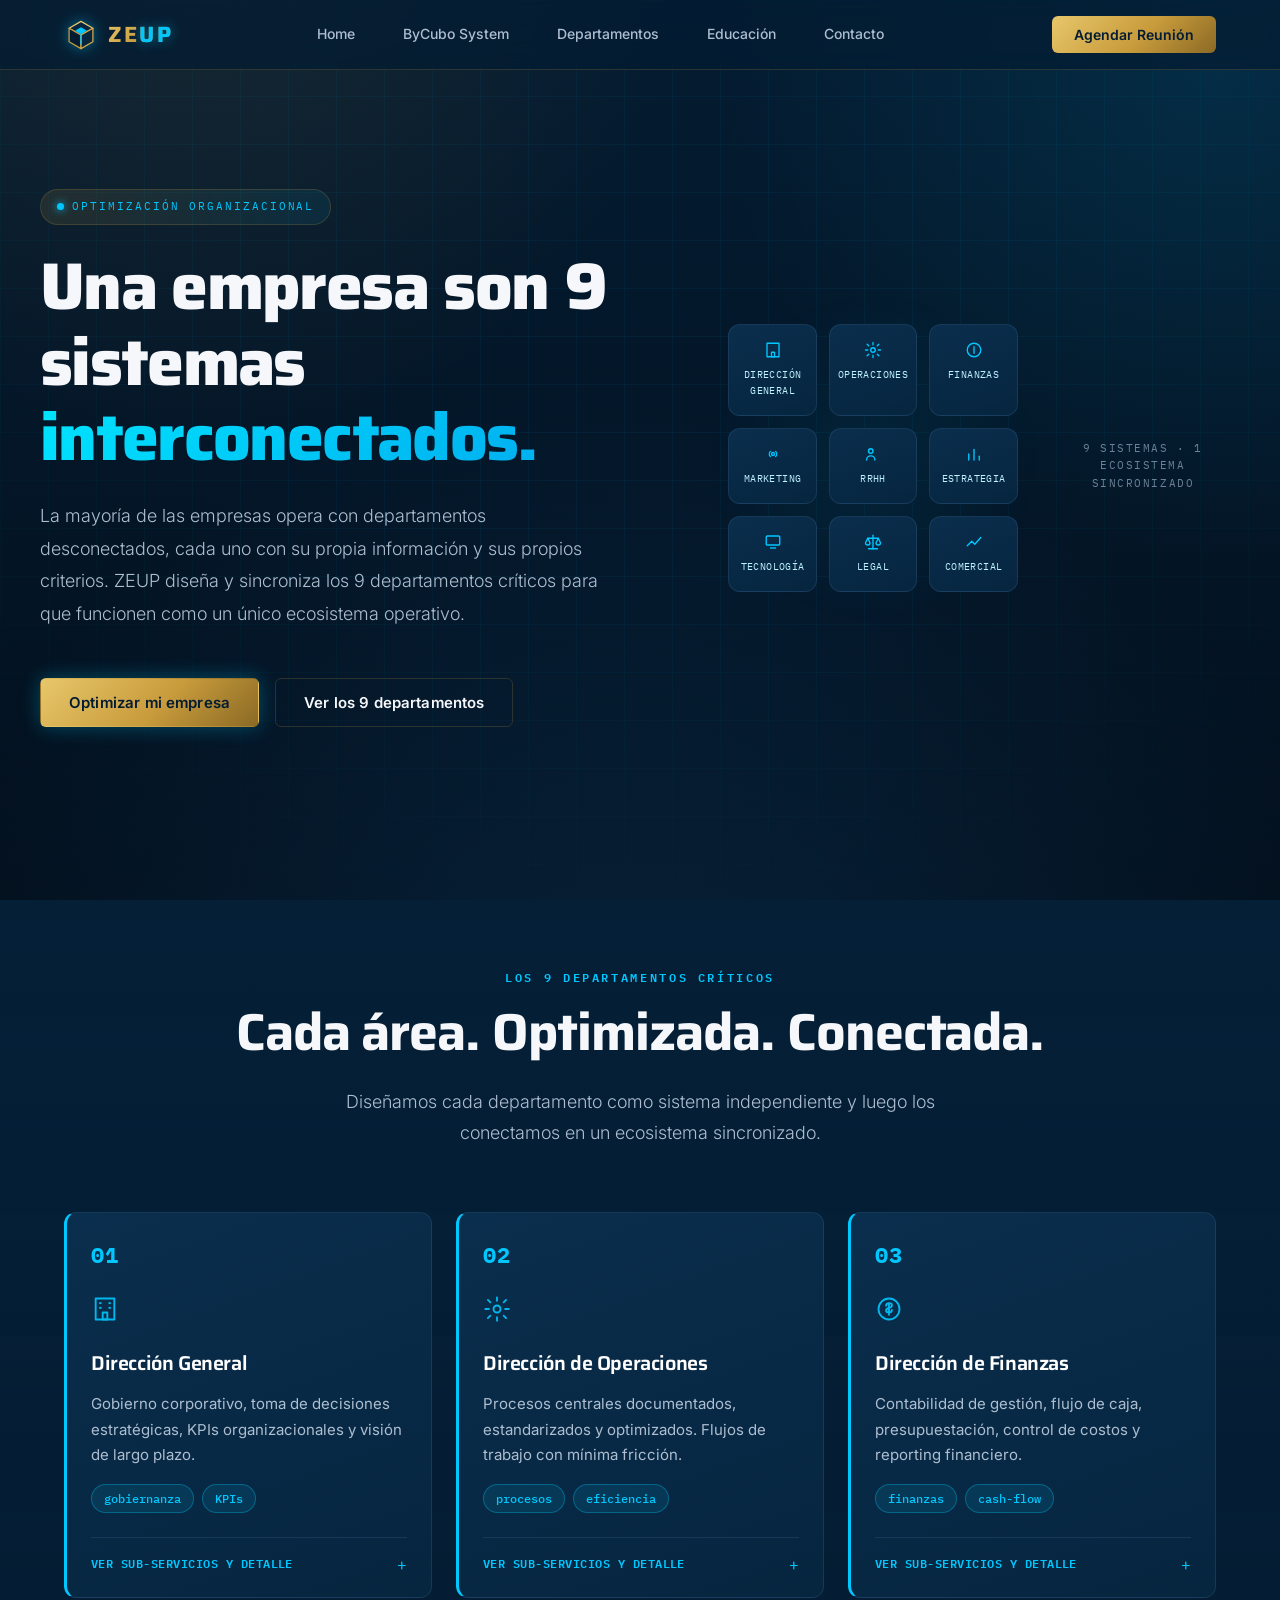
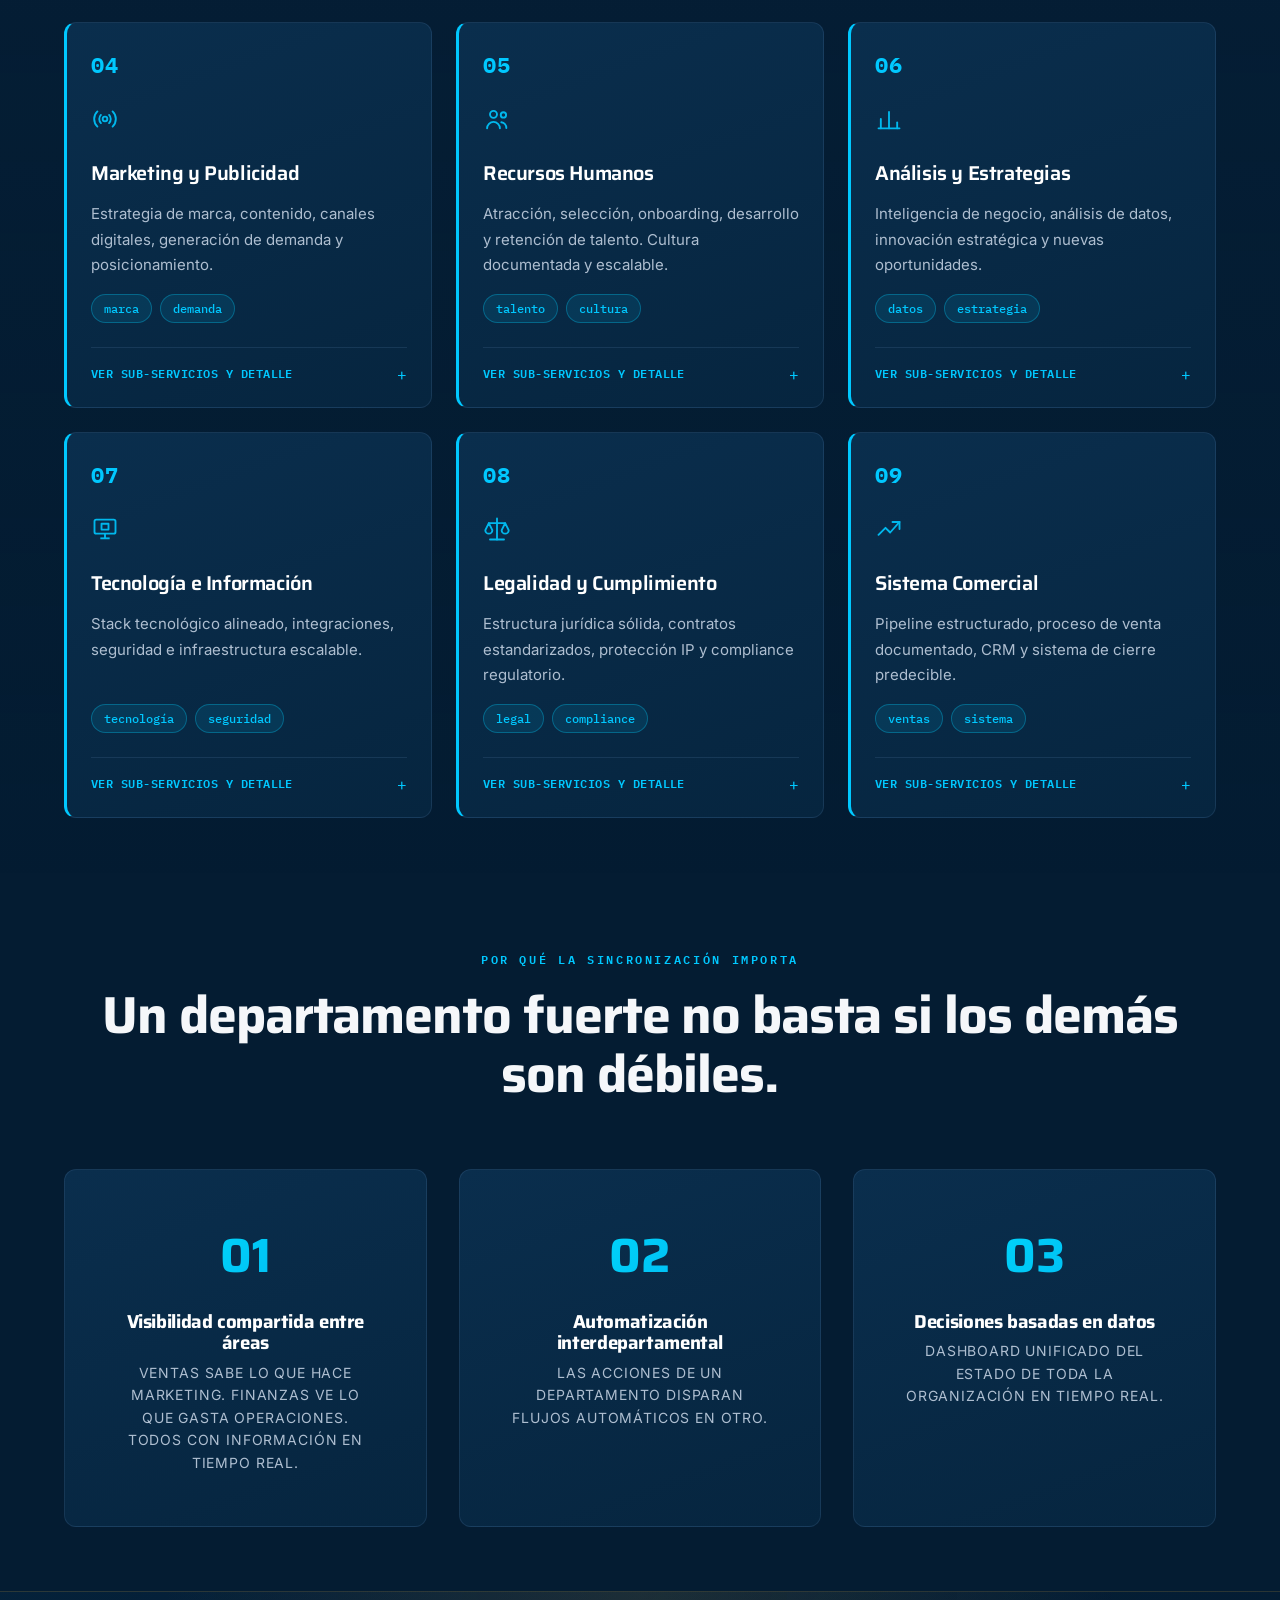
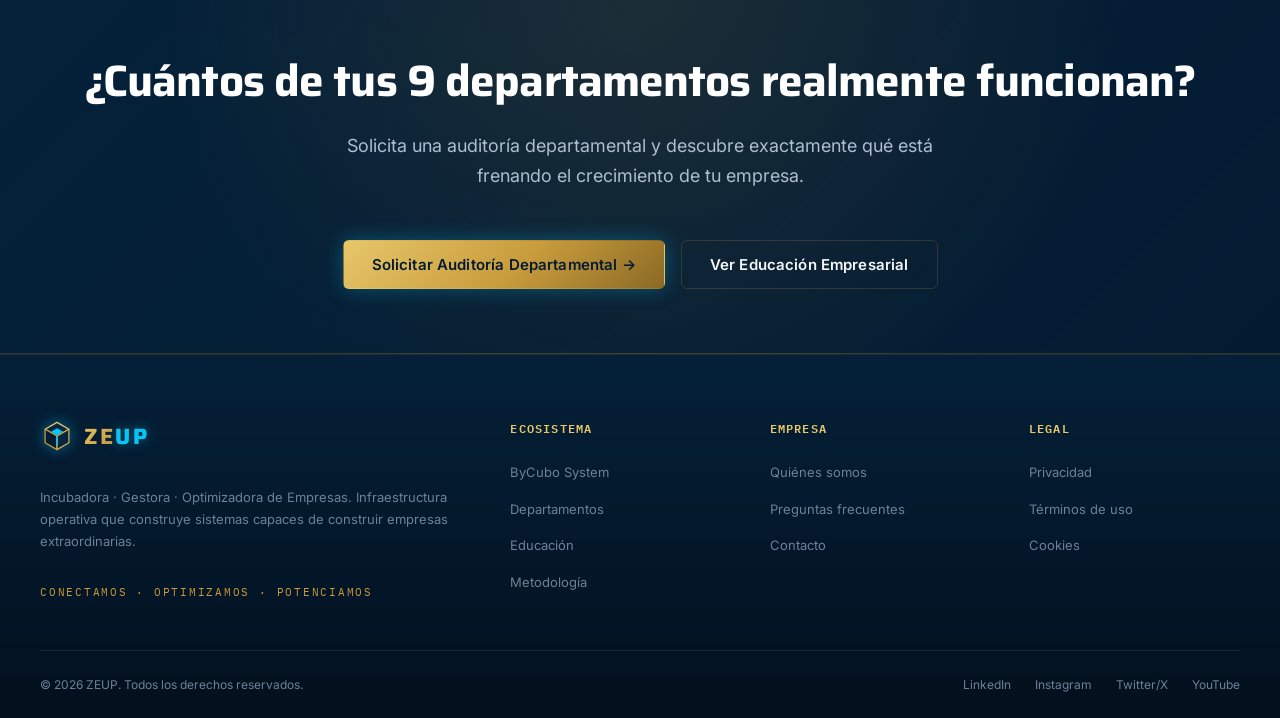
<file: departamentos.html>
<!DOCTYPE html>
<html lang="es">
<head>
    <meta charset="UTF-8">
    <meta name="viewport" content="width=device-width, initial-scale=1.0">
    <title>Departamentos Operacionales — ZEUP</title>
    <meta name="description" content="Los 9 departamentos operacionales optimizados y sincronizados como un único ecosistema empresarial.">
    <link rel="canonical" href="https://zeupinc-ps.github.io/ZEUP.INC/departamentos.html">
    <link rel="icon" type="image/svg+xml" href="favicon.svg">

    <meta property="og:type" content="website">
    <meta property="og:title" content="Departamentos Operacionales — ZEUP">
    <meta property="og:description" content="Los 9 departamentos operacionales optimizados y sincronizados como un único ecosistema empresarial.">
    <meta property="og:image" content="https://zeupinc-ps.github.io/ZEUP.INC/assets/zeup-logo.jpg">
    <meta property="og:url" content="https://zeupinc-ps.github.io/ZEUP.INC/departamentos.html">
    <meta name="twitter:card" content="summary_large_image">

    <link rel="preconnect" href="https://fonts.googleapis.com">
    <link rel="preconnect" href="https://fonts.gstatic.com" crossorigin>
    <link href="https://fonts.googleapis.com/css2?family=IBM+Plex+Mono:wght@400;500;600&family=Inter:wght@300;400;500;600;700&family=Saira:wght@500;600;700;800&display=swap" rel="stylesheet">

    <link rel="stylesheet" href="styles.css">

    <script type="application/ld+json">
    {
      "@context": "https://schema.org",
      "@type": "Organization",
      "name": "ZEUP",
      "description": "Incubadora, gestora y optimizadora de empresas. Infraestructura operativa que construye, optimiza y escala ecosistemas empresariales mediante metodologías propias.",
      "url": "https://zeupinc-ps.github.io/ZEUP.INC/index.html",
      "logo": "https://zeupinc-ps.github.io/ZEUP.INC/assets/zeup-logo.jpg",
      "slogan": "Conectamos · Optimizamos · Potenciamos",
      "email": "zeup.inc@gmail.com"
    }
    </script>
    <style>
        .cyan-accent { color: var(--color-accent-cyan); }
        .ecosystem-card.cyan { border-left: 3px solid var(--color-accent-cyan); }
    </style>
</head>
<body>
    <!-- NAVBAR -->
    <nav class="navbar">
        <div class="navbar-container">
            <div class="navbar-brand">
                <div class="logo">
                    <span class="logo-icon"><svg class="logo-cube" viewBox="0 0 40 40" fill="none" xmlns="http://www.w3.org/2000/svg" aria-hidden="true"><path d="M20 4 L34 12 L20 20 L6 12 Z" fill="#06253F" stroke="#E7C76A" stroke-width="1.5" stroke-linejoin="round"/><path d="M6 12 L6 28 L20 36 L20 20 Z" fill="#041C32" stroke="#C89B3C" stroke-width="1.5" stroke-linejoin="round"/><path d="M34 12 L34 28 L20 36 L20 20 Z" fill="#06253F" stroke="#D6A847" stroke-width="1.5" stroke-linejoin="round"/><path d="M20 11 L27 15 L20 19 L13 15 Z" fill="#00C8FF"/><line x1="20" y1="19" x2="20" y2="31" stroke="#00C8FF" stroke-width="1.6"/></svg></span>
                    <span class="logo-text">ZE<span class="logo-up">UP</span></span>
                </div>
            </div>

            <div class="navbar-menu" id="navbarMenu">
                <a href="index.html" class="nav-link">Home</a>
                <a href="bycubo-system.html" class="nav-link">ByCubo System</a>
                <a href="departamentos.html" class="nav-link">Departamentos</a>
                <a href="educacion.html" class="nav-link">Educación</a>
                <a href="index.html#contact" class="nav-link">Contacto</a>
            </div>

            <button class="navbar-cta" onclick="window.location.href='index.html#contact'">Agendar Reunión</button>

            <button class="hamburger" id="hamburger">
                <span></span><span></span><span></span>
            </button>
        </div>
    </nav>

    <!-- HERO SECTION -->
    <section class="hero" style="padding-top: 80px;">
        <div class="hero-container">
            <div class="hero-content">
                <div class="badge">
                    <span class="badge-dot" style="background-color: var(--color-accent-cyan);"></span>
                    <span class="badge-text" style="color: var(--color-accent-cyan);">OPTIMIZACIÓN ORGANIZACIONAL</span>
                </div>

                <h1 class="hero-title">
                    Una empresa son 9 sistemas <span class="cyan-accent">interconectados.</span>
                </h1>

                <p class="hero-subtitle">
                    La mayoría de las empresas opera con departamentos desconectados, cada uno con su propia información y sus propios criterios. ZEUP diseña y sincroniza los 9 departamentos críticos para que funcionen como un único ecosistema operativo.
                </p>

                <div class="hero-buttons">
                    <button class="btn btn-primary" style="background-color: var(--color-accent-cyan); box-shadow: 0 0 20px rgba(0, 207, 255, 0.3);" onclick="window.location.href='index.html#contact'">Optimizar mi empresa</button>
                    <button class="btn btn-secondary" onclick="document.getElementById('los-9-departamentos').scrollIntoView({behavior:'smooth'})">Ver los 9 departamentos</button>
                </div>
            </div>

            <!-- CUADRÍCULA DE DEPARTAMENTOS: 9 sistemas, un ecosistema -->
            <div class="hero-visual">
                <div class="dept-grid-visual">
                    <div class="dept-chip"><span class="dept-chip-icon"><svg width="18" height="18" viewBox="0 0 24 24" fill="none" stroke="currentColor" stroke-width="1.8" stroke-linejoin="round"><rect x="4" y="3" width="16" height="18"/><rect x="10" y="15" width="4" height="6"/></svg></span>Dirección General</div>
                    <div class="dept-chip"><span class="dept-chip-icon"><svg width="18" height="18" viewBox="0 0 24 24" fill="none" stroke="currentColor" stroke-width="1.8" stroke-linecap="round"><circle cx="12" cy="12" r="3"/><path d="M12 2v3M12 19v3M4.2 4.2l2.1 2.1M17.7 17.7l2.1 2.1M2 12h3M19 12h3M4.2 19.8l2.1-2.1M17.7 6.3l2.1-2.1"/></svg></span>Operaciones</div>
                    <div class="dept-chip"><span class="dept-chip-icon"><svg width="18" height="18" viewBox="0 0 24 24" fill="none" stroke="currentColor" stroke-width="1.8"><circle cx="12" cy="12" r="9"/><path d="M12 7v10"/></svg></span>Finanzas</div>
                    <div class="dept-chip"><span class="dept-chip-icon"><svg width="18" height="18" viewBox="0 0 24 24" fill="none" stroke="currentColor" stroke-width="1.8" stroke-linecap="round"><circle cx="12" cy="12" r="2"/><path d="M8.5 8.5a5 5 0 0 0 0 7M15.5 8.5a5 5 0 0 1 0 7"/></svg></span>Marketing</div>
                    <div class="dept-chip"><span class="dept-chip-icon"><svg width="18" height="18" viewBox="0 0 24 24" fill="none" stroke="currentColor" stroke-width="1.8" stroke-linecap="round" stroke-linejoin="round"><circle cx="9" cy="8" r="3"/><path d="M3.5 20c0-3 2.5-5.5 5.5-5.5s5.5 2.5 5.5 5.5"/></svg></span>RRHH</div>
                    <div class="dept-chip"><span class="dept-chip-icon"><svg width="18" height="18" viewBox="0 0 24 24" fill="none" stroke="currentColor" stroke-width="1.8" stroke-linecap="round"><line x1="5" y1="20" x2="5" y2="12"/><line x1="12" y1="20" x2="12" y2="6"/><line x1="19" y1="20" x2="19" y2="15"/></svg></span>Estrategia</div>
                    <div class="dept-chip"><span class="dept-chip-icon"><svg width="18" height="18" viewBox="0 0 24 24" fill="none" stroke="currentColor" stroke-width="1.8" stroke-linejoin="round"><rect x="3" y="4" width="18" height="12" rx="1.5"/><line x1="8" y1="20" x2="16" y2="20"/></svg></span>Tecnología</div>
                    <div class="dept-chip"><span class="dept-chip-icon"><svg width="18" height="18" viewBox="0 0 24 24" fill="none" stroke="currentColor" stroke-width="1.8" stroke-linecap="round" stroke-linejoin="round"><line x1="12" y1="3" x2="12" y2="21"/><line x1="6" y1="21" x2="18" y2="21"/><path d="M5 7l-3 6a3 3 0 0 0 6 0zM19 7l-3 6a3 3 0 0 0 6 0z"/><line x1="5" y1="7" x2="19" y2="7"/></svg></span>Legal</div>
                    <div class="dept-chip"><span class="dept-chip-icon"><svg width="18" height="18" viewBox="0 0 24 24" fill="none" stroke="currentColor" stroke-width="1.8" stroke-linecap="round" stroke-linejoin="round"><polyline points="3 17 9 11 13 15 21 6"/></svg></span>Comercial</div>
                </div>
                <div class="dept-grid-caption">9 sistemas · 1 ecosistema sincronizado</div>
            </div>
        </div>
    </section>

    <!-- 9 DEPARTMENTS SECTION -->
    <section class="core-ecosystem" id="los-9-departamentos">
        <div class="container">
            <div class="section-header">
                <div class="eyebrow" style="color: var(--color-accent-cyan);">LOS 9 DEPARTAMENTOS CRÍTICOS</div>
                <h2 class="section-title">Cada área. Optimizada. Conectada.</h2>
                <p class="section-subtitle">Diseñamos cada departamento como sistema independiente y luego los conectamos en un ecosistema sincronizado.</p>
            </div>

            <div style="display: grid; grid-template-columns: repeat(auto-fit, minmax(300px, 1fr)); gap: var(--spacing-lg); max-width: 1200px; margin: 0 auto;">
                <div class="ecosystem-card cyan dept-card">
                    <div class="card-number" style="color: var(--color-accent-cyan);">01</div>
                    <div class="card-icon" style="color: var(--color-cyan);"><svg width="28" height="28" viewBox="0 0 24 24" fill="none" stroke="currentColor" stroke-width="1.6" stroke-linejoin="round"><rect x="4" y="3" width="16" height="18"/><rect x="10" y="15" width="4" height="6"/><line x1="7" y1="7" x2="9" y2="7"/><line x1="15" y1="7" x2="17" y2="7"/><line x1="7" y1="11" x2="9" y2="11"/><line x1="15" y1="11" x2="17" y2="11"/></svg></div>
                    <h3 class="card-title">Dirección General</h3>
                    <p class="card-description">Gobierno corporativo, toma de decisiones estratégicas, KPIs organizacionales y visión de largo plazo.</p>
                    <div class="card-pills">
                        <span class="pill" style="background-color: rgba(0, 207, 255, 0.1); border-color: rgba(0, 207, 255, 0.3); color: var(--color-accent-cyan);">gobiernanza</span>
                        <span class="pill" style="background-color: rgba(0, 207, 255, 0.1); border-color: rgba(0, 207, 255, 0.3); color: var(--color-accent-cyan);">KPIs</span>
                    </div>
                    <details class="dept-detail">
                        <summary>Ver sub-servicios y detalle</summary>
                        <p class="dept-detail-text">Diseñamos el nivel de gobierno corporativo de tu empresa: cómo se toman las decisiones, quién las toma y con qué información se sostienen.</p>
                        <ul class="dept-subservices">
                            <li>Diagnóstico de gobierno corporativo</li>
                            <li>Diseño de KPIs organizacionales</li>
                            <li>Dashboard ejecutivo en tiempo real</li>
                        </ul>
                        <a href="index.html#contact" class="btn btn-secondary dept-cta">Solicitar este servicio →</a>
                    </details>
                </div>

                <div class="ecosystem-card cyan dept-card">
                    <div class="card-number" style="color: var(--color-accent-cyan);">02</div>
                    <div class="card-icon" style="color: var(--color-cyan);"><svg width="28" height="28" viewBox="0 0 24 24" fill="none" stroke="currentColor" stroke-width="1.6" stroke-linecap="round" stroke-linejoin="round"><circle cx="12" cy="12" r="3"/><path d="M12 2v3M12 19v3M4.2 4.2l2.1 2.1M17.7 17.7l2.1 2.1M2 12h3M19 12h3M4.2 19.8l2.1-2.1M17.7 6.3l2.1-2.1"/></svg></div>
                    <h3 class="card-title">Dirección de Operaciones</h3>
                    <p class="card-description">Procesos centrales documentados, estandarizados y optimizados. Flujos de trabajo con mínima fricción.</p>
                    <div class="card-pills">
                        <span class="pill" style="background-color: rgba(0, 207, 255, 0.1); border-color: rgba(0, 207, 255, 0.3); color: var(--color-accent-cyan);">procesos</span>
                        <span class="pill" style="background-color: rgba(0, 207, 255, 0.1); border-color: rgba(0, 207, 255, 0.3); color: var(--color-accent-cyan);">eficiencia</span>
                    </div>
                    <details class="dept-detail">
                        <summary>Ver sub-servicios y detalle</summary>
                        <p class="dept-detail-text">Mapeamos y documentamos los procesos que hoy dependen de la memoria del equipo, y los convertimos en flujos de trabajo estandarizados.</p>
                        <ul class="dept-subservices">
                            <li>Mapeo y documentación de procesos</li>
                            <li>Automatización de flujos de trabajo</li>
                            <li>Sistema de control de calidad</li>
                        </ul>
                        <a href="index.html#contact" class="btn btn-secondary dept-cta">Solicitar este servicio →</a>
                    </details>
                </div>

                <div class="ecosystem-card cyan dept-card">
                    <div class="card-number" style="color: var(--color-accent-cyan);">03</div>
                    <div class="card-icon" style="color: var(--color-cyan);"><svg width="28" height="28" viewBox="0 0 24 24" fill="none" stroke="currentColor" stroke-width="1.6" stroke-linecap="round"><circle cx="12" cy="12" r="9"/><path d="M12 7v10M9.5 9.3c0-1.3 1.1-2.3 2.5-2.3s2.5 .9 2.5 2c0 2.7-5 1.3-5 4 0 1.1 1.1 2 2.5 2s2.5-1 2.5-2.3"/></svg></div>
                    <h3 class="card-title">Dirección de Finanzas</h3>
                    <p class="card-description">Contabilidad de gestión, flujo de caja, presupuestación, control de costos y reporting financiero.</p>
                    <div class="card-pills">
                        <span class="pill" style="background-color: rgba(0, 207, 255, 0.1); border-color: rgba(0, 207, 255, 0.3); color: var(--color-accent-cyan);">finanzas</span>
                        <span class="pill" style="background-color: rgba(0, 207, 255, 0.1); border-color: rgba(0, 207, 255, 0.3); color: var(--color-accent-cyan);">cash-flow</span>
                    </div>
                    <details class="dept-detail">
                        <summary>Ver sub-servicios y detalle</summary>
                        <p class="dept-detail-text">Convertimos las finanzas en información que informa decisiones, no solo un registro histórico de lo que ya pasó.</p>
                        <ul class="dept-subservices">
                            <li>Implementación de contabilidad de gestión</li>
                            <li>Automatización de facturación y cobros</li>
                            <li>Dashboard financiero en tiempo real</li>
                        </ul>
                        <a href="index.html#contact" class="btn btn-secondary dept-cta">Solicitar este servicio →</a>
                    </details>
                </div>

                <div class="ecosystem-card cyan dept-card">
                    <div class="card-number" style="color: var(--color-accent-cyan);">04</div>
                    <div class="card-icon" style="color: var(--color-cyan);"><svg width="28" height="28" viewBox="0 0 24 24" fill="none" stroke="currentColor" stroke-width="1.6" stroke-linecap="round"><circle cx="12" cy="12" r="2"/><path d="M8.5 8.5a5 5 0 0 0 0 7M15.5 8.5a5 5 0 0 1 0 7M5.5 5.5a9 9 0 0 0 0 13M18.5 5.5a9 9 0 0 1 0 13"/></svg></div>
                    <h3 class="card-title">Marketing y Publicidad</h3>
                    <p class="card-description">Estrategia de marca, contenido, canales digitales, generación de demanda y posicionamiento.</p>
                    <div class="card-pills">
                        <span class="pill" style="background-color: rgba(0, 207, 255, 0.1); border-color: rgba(0, 207, 255, 0.3); color: var(--color-accent-cyan);">marca</span>
                        <span class="pill" style="background-color: rgba(0, 207, 255, 0.1); border-color: rgba(0, 207, 255, 0.3); color: var(--color-accent-cyan);">demanda</span>
                    </div>
                    <details class="dept-detail">
                        <summary>Ver sub-servicios y detalle</summary>
                        <p class="dept-detail-text">Construimos un sistema de atracción constante de prospectos calificados, no campañas aisladas sin continuidad.</p>
                        <ul class="dept-subservices">
                            <li>Estrategia de marca y posicionamiento</li>
                            <li>Sistema de generación de leads</li>
                            <li>Automatización de contenido y publicación</li>
                        </ul>
                        <a href="index.html#contact" class="btn btn-secondary dept-cta">Solicitar este servicio →</a>
                    </details>
                </div>

                <div class="ecosystem-card cyan dept-card">
                    <div class="card-number" style="color: var(--color-accent-cyan);">05</div>
                    <div class="card-icon" style="color: var(--color-cyan);"><svg width="28" height="28" viewBox="0 0 24 24" fill="none" stroke="currentColor" stroke-width="1.6" stroke-linecap="round" stroke-linejoin="round"><circle cx="9" cy="8" r="3"/><path d="M3.5 20c0-3 2.5-5.5 5.5-5.5s5.5 2.5 5.5 5.5"/><circle cx="17.5" cy="8.5" r="2.3"/><path d="M15.7 14.8c2.5.3 4.3 2.4 4.3 5"/></svg></div>
                    <h3 class="card-title">Recursos Humanos</h3>
                    <p class="card-description">Atracción, selección, onboarding, desarrollo y retención de talento. Cultura documentada y escalable.</p>
                    <div class="card-pills">
                        <span class="pill" style="background-color: rgba(0, 207, 255, 0.1); border-color: rgba(0, 207, 255, 0.3); color: var(--color-accent-cyan);">talento</span>
                        <span class="pill" style="background-color: rgba(0, 207, 255, 0.1); border-color: rgba(0, 207, 255, 0.3); color: var(--color-accent-cyan);">cultura</span>
                    </div>
                    <details class="dept-detail">
                        <summary>Ver sub-servicios y detalle</summary>
                        <p class="dept-detail-text">Documentamos la cultura y los procesos de gestión de personas para que escalen con la empresa, no solo con la memoria del fundador.</p>
                        <ul class="dept-subservices">
                            <li>Proceso de selección sistematizado</li>
                            <li>Onboarding automatizado por rol</li>
                            <li>Sistema de seguimiento de OKRs</li>
                        </ul>
                        <a href="index.html#contact" class="btn btn-secondary dept-cta">Solicitar este servicio →</a>
                    </details>
                </div>

                <div class="ecosystem-card cyan dept-card">
                    <div class="card-number" style="color: var(--color-accent-cyan);">06</div>
                    <div class="card-icon" style="color: var(--color-cyan);"><svg width="28" height="28" viewBox="0 0 24 24" fill="none" stroke="currentColor" stroke-width="1.6" stroke-linecap="round" stroke-linejoin="round"><line x1="5" y1="20" x2="5" y2="12"/><line x1="12" y1="20" x2="12" y2="6"/><line x1="19" y1="20" x2="19" y2="15"/><line x1="3" y1="20" x2="21" y2="20"/></svg></div>
                    <h3 class="card-title">Análisis y Estrategias</h3>
                    <p class="card-description">Inteligencia de negocio, análisis de datos, innovación estratégica y nuevas oportunidades.</p>
                    <div class="card-pills">
                        <span class="pill" style="background-color: rgba(0, 207, 255, 0.1); border-color: rgba(0, 207, 255, 0.3); color: var(--color-accent-cyan);">datos</span>
                        <span class="pill" style="background-color: rgba(0, 207, 255, 0.1); border-color: rgba(0, 207, 255, 0.3); color: var(--color-accent-cyan);">estrategia</span>
                    </div>
                    <details class="dept-detail">
                        <summary>Ver sub-servicios y detalle</summary>
                        <p class="dept-detail-text">Convertimos los datos que ya genera tu empresa en ventajas competitivas concretas, no en reportes que nadie revisa.</p>
                        <ul class="dept-subservices">
                            <li>Modelos de análisis predictivo</li>
                            <li>Mapeo de oportunidades de mercado</li>
                            <li>Reportes de innovación y tendencias</li>
                        </ul>
                        <a href="index.html#contact" class="btn btn-secondary dept-cta">Solicitar este servicio →</a>
                    </details>
                </div>

                <div class="ecosystem-card cyan dept-card">
                    <div class="card-number" style="color: var(--color-accent-cyan);">07</div>
                    <div class="card-icon" style="color: var(--color-cyan);"><svg width="28" height="28" viewBox="0 0 24 24" fill="none" stroke="currentColor" stroke-width="1.6" stroke-linejoin="round"><rect x="3" y="4" width="18" height="12" rx="1.5"/><line x1="8" y1="20" x2="16" y2="20"/><line x1="12" y1="16" x2="12" y2="20"/><rect x="9" y="7.5" width="6" height="5"/></svg></div>
                    <h3 class="card-title">Tecnología e Información</h3>
                    <p class="card-description">Stack tecnológico alineado, integraciones, seguridad e infraestructura escalable.</p>
                    <div class="card-pills">
                        <span class="pill" style="background-color: rgba(0, 207, 255, 0.1); border-color: rgba(0, 207, 255, 0.3); color: var(--color-accent-cyan);">tecnología</span>
                        <span class="pill" style="background-color: rgba(0, 207, 255, 0.1); border-color: rgba(0, 207, 255, 0.3); color: var(--color-accent-cyan);">seguridad</span>
                    </div>
                    <details class="dept-detail">
                        <summary>Ver sub-servicios y detalle</summary>
                        <p class="dept-detail-text">Alineamos la tecnología a los objetivos del negocio: herramientas que se integran entre sí, no plataformas sueltas que generan más trabajo.</p>
                        <ul class="dept-subservices">
                            <li>Integración entre herramientas clave</li>
                            <li>Monitoreo de sistemas 24/7</li>
                            <li>Arquitectura de seguridad y respaldo</li>
                        </ul>
                        <a href="index.html#contact" class="btn btn-secondary dept-cta">Solicitar este servicio →</a>
                    </details>
                </div>

                <div class="ecosystem-card cyan dept-card">
                    <div class="card-number" style="color: var(--color-accent-cyan);">08</div>
                    <div class="card-icon" style="color: var(--color-cyan);"><svg width="28" height="28" viewBox="0 0 24 24" fill="none" stroke="currentColor" stroke-width="1.6" stroke-linecap="round" stroke-linejoin="round"><line x1="12" y1="3" x2="12" y2="21"/><line x1="6" y1="21" x2="18" y2="21"/><line x1="5" y1="7" x2="19" y2="7"/><path d="M5 7l-3 6a3 3 0 0 0 6 0z"/><path d="M19 7l-3 6a3 3 0 0 0 6 0z"/></svg></div>
                    <h3 class="card-title">Legalidad y Cumplimiento</h3>
                    <p class="card-description">Estructura jurídica sólida, contratos estandarizados, protección IP y compliance regulatorio.</p>
                    <div class="card-pills">
                        <span class="pill" style="background-color: rgba(0, 207, 255, 0.1); border-color: rgba(0, 207, 255, 0.3); color: var(--color-accent-cyan);">legal</span>
                        <span class="pill" style="background-color: rgba(0, 207, 255, 0.1); border-color: rgba(0, 207, 255, 0.3); color: var(--color-accent-cyan);">compliance</span>
                    </div>
                    <details class="dept-detail">
                        <summary>Ver sub-servicios y detalle</summary>
                        <p class="dept-detail-text">Construimos la estructura jurídica que protege a la empresa y a sus fundadores, con contratos y documentación centralizada.</p>
                        <ul class="dept-subservices">
                            <li>Estructura jurídica y contratos estandarizados</li>
                            <li>Repositorio centralizado de gestión documental</li>
                            <li>Alertas de vencimientos y compliance</li>
                        </ul>
                        <a href="index.html#contact" class="btn btn-secondary dept-cta">Solicitar este servicio →</a>
                    </details>
                </div>

                <div class="ecosystem-card cyan dept-card">
                    <div class="card-number" style="color: var(--color-accent-cyan);">09</div>
                    <div class="card-icon" style="color: var(--color-cyan);"><svg width="28" height="28" viewBox="0 0 24 24" fill="none" stroke="currentColor" stroke-width="1.6" stroke-linecap="round" stroke-linejoin="round"><polyline points="3 17 9 11 13 15 21 6"/><polyline points="15 6 21 6 21 12"/></svg></div>
                    <h3 class="card-title">Sistema Comercial</h3>
                    <p class="card-description">Pipeline estructurado, proceso de venta documentado, CRM y sistema de cierre predecible.</p>
                    <div class="card-pills">
                        <span class="pill" style="background-color: rgba(0, 207, 255, 0.1); border-color: rgba(0, 207, 255, 0.3); color: var(--color-accent-cyan);">ventas</span>
                        <span class="pill" style="background-color: rgba(0, 207, 255, 0.1); border-color: rgba(0, 207, 255, 0.3); color: var(--color-accent-cyan);">sistema</span>
                    </div>
                    <details class="dept-detail">
                        <summary>Ver sub-servicios y detalle</summary>
                        <p class="dept-detail-text">Diseñamos un sistema de ventas que no depende de un vendedor estrella: pipeline, seguimiento y cierre predecibles.</p>
                        <ul class="dept-subservices">
                            <li>Diseño de pipeline de ventas y CRM</li>
                            <li>Seguimiento automático de prospectos</li>
                            <li>Sistema de propuestas y cotizaciones</li>
                        </ul>
                        <a href="index.html#contact" class="btn btn-secondary dept-cta">Solicitar este servicio →</a>
                    </details>
                </div>
            </div>
        </div>
    </section>

    <!-- SYNCHRONIZATION BENEFITS -->
    <section class="tools-section">
        <div class="container">
            <div class="section-header">
                <div class="eyebrow" style="color: var(--color-accent-cyan);">POR QUÉ LA SINCRONIZACIÓN IMPORTA</div>
                <h2 class="section-title">Un departamento fuerte no basta si los demás son débiles.</h2>
            </div>

            <div class="metrics-grid">
                <div class="metric-card">
                    <div class="metric-big cyan">01</div>
                    <h3 style="color: white; margin-bottom: var(--spacing-sm);">Visibilidad compartida entre áreas</h3>
                    <div class="metric-label">Ventas sabe lo que hace marketing. Finanzas ve lo que gasta operaciones. Todos con información en tiempo real.</div>
                </div>
                <div class="metric-card">
                    <div class="metric-big cyan">02</div>
                    <h3 style="color: white; margin-bottom: var(--spacing-sm);">Automatización interdepartamental</h3>
                    <div class="metric-label">Las acciones de un departamento disparan flujos automáticos en otro.</div>
                </div>
                <div class="metric-card">
                    <div class="metric-big cyan">03</div>
                    <h3 style="color: white; margin-bottom: var(--spacing-sm);">Decisiones basadas en datos</h3>
                    <div class="metric-label">Dashboard unificado del estado de toda la organización en tiempo real.</div>
                </div>
            </div>
        </div>
    </section>

    <!-- CTA SECTION -->
    <section class="cta-banner">
        <div class="container">
            <h2 class="cta-title">¿Cuántos de tus 9 departamentos realmente funcionan?</h2>
            <p class="cta-subtitle">Solicita una auditoría departamental y descubre exactamente qué está frenando el crecimiento de tu empresa.</p>
            <div class="cta-buttons">
                <button class="btn btn-primary" style="background-color: var(--color-accent-cyan); box-shadow: 0 0 20px rgba(0, 207, 255, 0.3);" onclick="window.location.href='index.html#contact'">Solicitar Auditoría Departamental →</button>
                <button class="btn btn-secondary" onclick="window.location.href='educacion.html'">Ver Educación Empresarial</button>
            </div>
        </div>
    </section>

    <!-- FOOTER -->
    <footer class="footer">
        <div class="footer-container">
            <div class="footer-column footer-brand">
                <div class="footer-logo">
                    <span class="logo-icon"><svg class="logo-cube" viewBox="0 0 40 40" fill="none" xmlns="http://www.w3.org/2000/svg" aria-hidden="true"><path d="M20 4 L34 12 L20 20 L6 12 Z" fill="#06253F" stroke="#E7C76A" stroke-width="1.5" stroke-linejoin="round"/><path d="M6 12 L6 28 L20 36 L20 20 Z" fill="#041C32" stroke="#C89B3C" stroke-width="1.5" stroke-linejoin="round"/><path d="M34 12 L34 28 L20 36 L20 20 Z" fill="#06253F" stroke="#D6A847" stroke-width="1.5" stroke-linejoin="round"/><path d="M20 11 L27 15 L20 19 L13 15 Z" fill="#00C8FF"/><line x1="20" y1="19" x2="20" y2="31" stroke="#00C8FF" stroke-width="1.6"/></svg></span>
                    <span class="logo-text">ZE<span class="logo-up">UP</span></span>
                </div>
                <p class="footer-description">Incubadora · Gestora · Optimizadora de Empresas. Infraestructura operativa que construye sistemas capaces de construir empresas extraordinarias.</p>
                <div class="footer-slogan">Conectamos · Optimizamos · Potenciamos</div>
            </div>

            <div class="footer-column">
                <div class="footer-title">Ecosistema</div>
                <a href="bycubo-system.html">ByCubo System</a>
                <a href="departamentos.html">Departamentos</a>
                <a href="educacion.html">Educación</a>
                <a href="index.html#metodologia">Metodología</a>
            </div>

            <div class="footer-column">
                <div class="footer-title">Empresa</div>
                <a href="index.html#quienes">Quiénes somos</a>
                <a href="index.html#faq">Preguntas frecuentes</a>
                <a href="index.html#contact">Contacto</a>
            </div>

            <div class="footer-column">
                <div class="footer-title">Legal</div>
                <a href="#">Privacidad</a>
                <a href="#">Términos de uso</a>
                <a href="#">Cookies</a>
            </div>
        </div>

        <div class="footer-bottom">
            <p>&copy; 2025 ZEUP. Todos los derechos reservados.</p>
            <div class="footer-socials">
                <a href="#">LinkedIn</a>
                <a href="#">Instagram</a>
                <a href="#">Twitter/X</a>
                <a href="#">YouTube</a>
            </div>
        </div>
    </footer>

    <script src="script.js"></script>
</body>
</html>
</file>
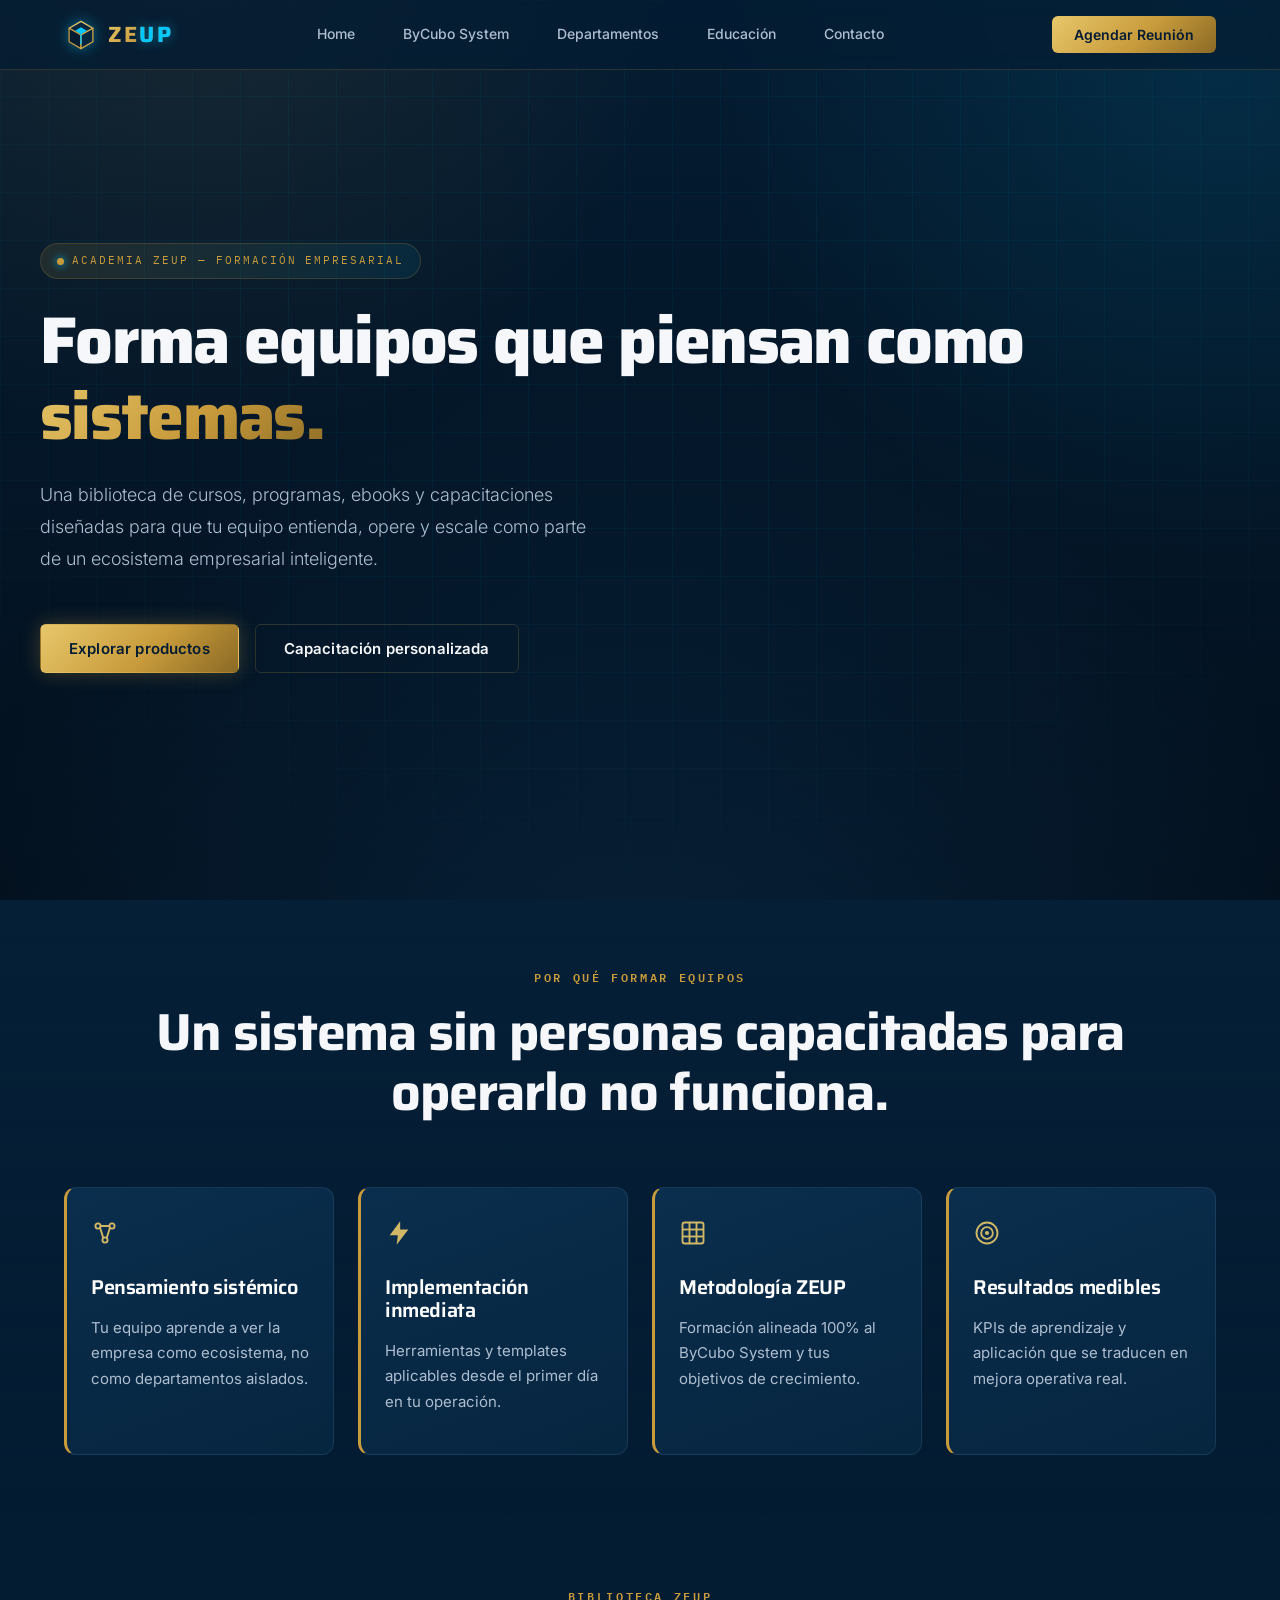
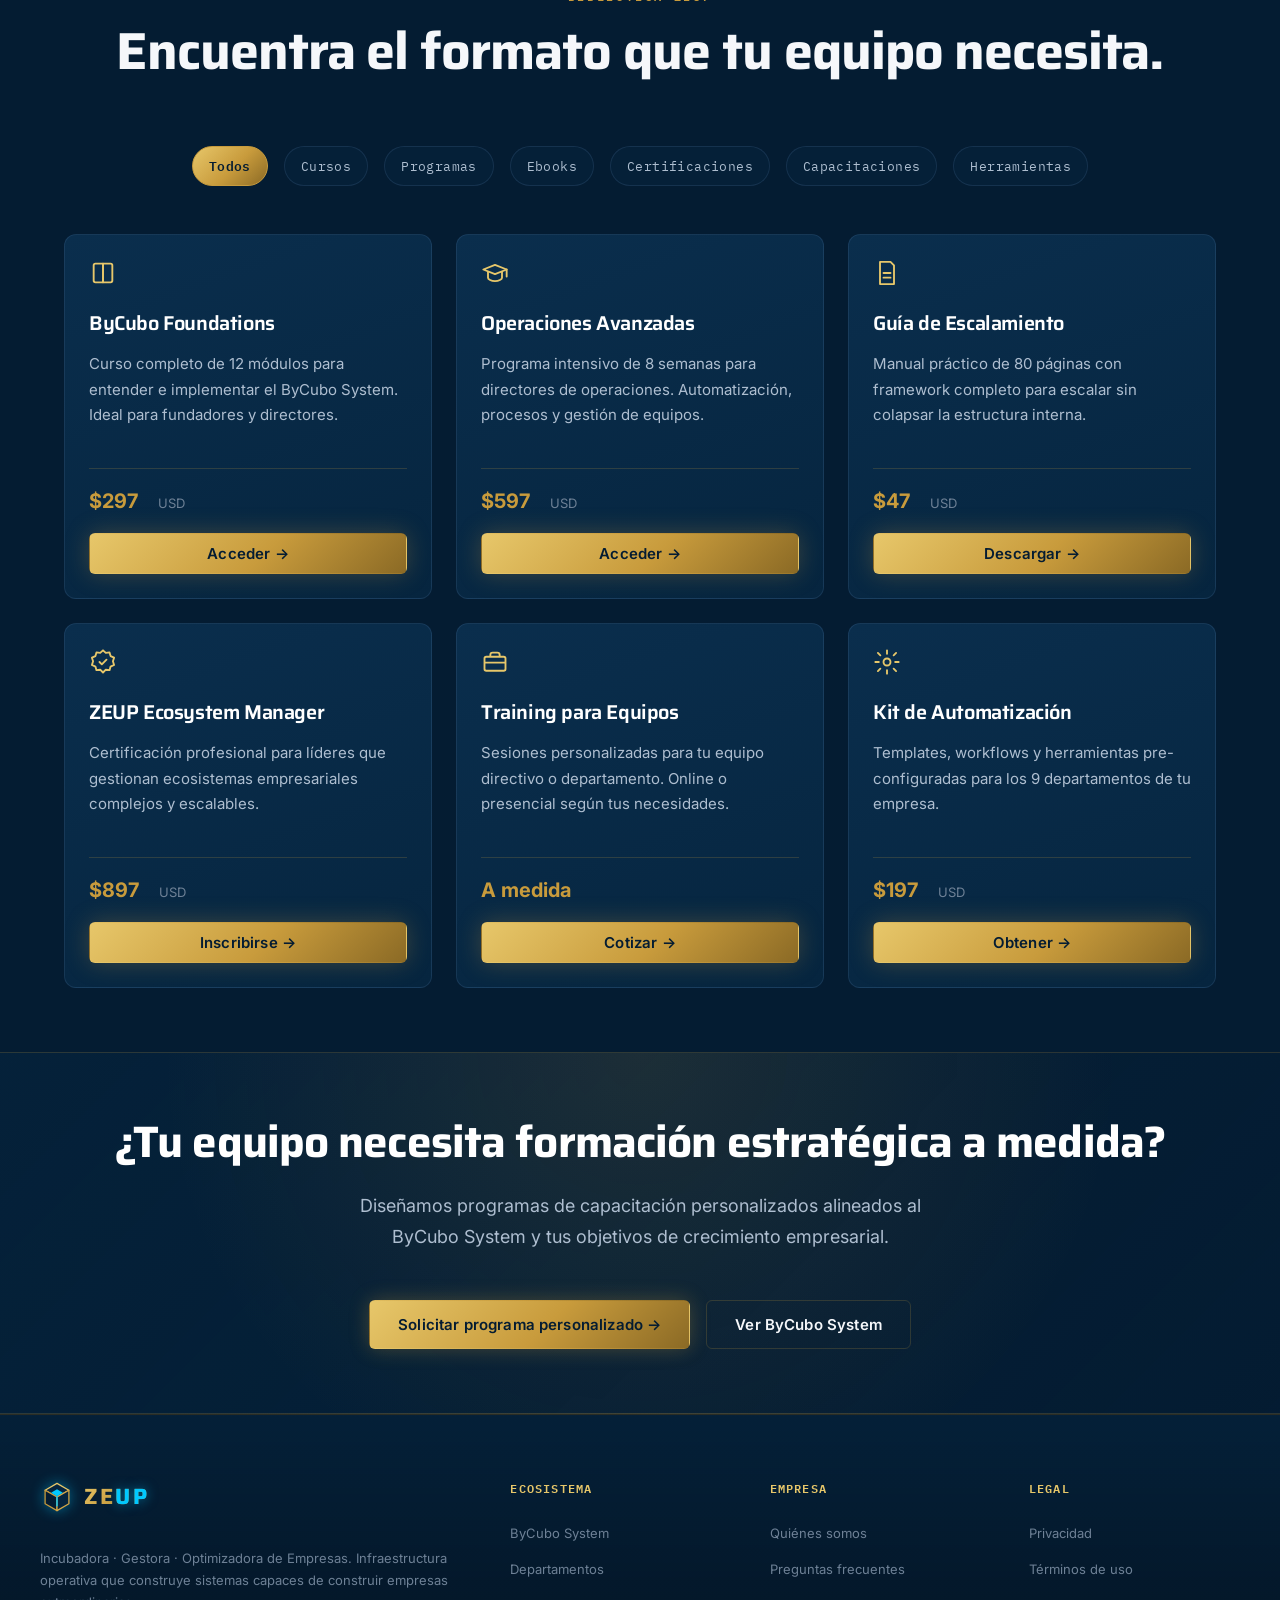
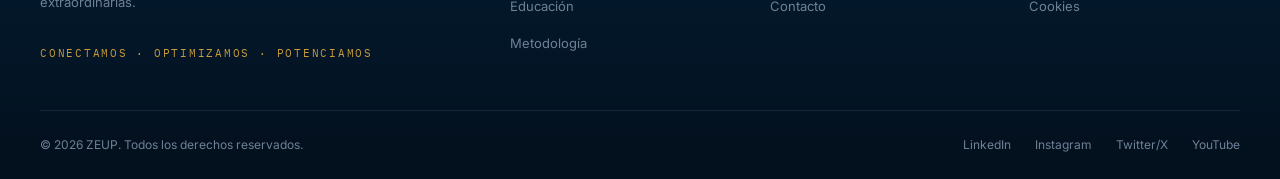
<file: educacion.html>
<!DOCTYPE html>
<html lang="es">
<head>
    <meta charset="UTF-8">
    <meta name="viewport" content="width=device-width, initial-scale=1.0">
    <title>Academia ZEUP — Formación y Educación Empresarial</title>
    <meta name="description" content="Academia ZEUP: cursos, programas, ebooks y certificaciones para formar equipos que operan como ecosistemas empresariales inteligentes.">
    <link rel="canonical" href="https://zeupinc-ps.github.io/ZEUP.INC/educacion.html">
    <link rel="icon" type="image/svg+xml" href="favicon.svg">

    <meta property="og:type" content="website">
    <meta property="og:title" content="Academia ZEUP — Formación y Educación Empresarial">
    <meta property="og:description" content="Academia ZEUP: cursos, programas, ebooks y certificaciones para formar equipos que operan como ecosistemas empresariales inteligentes.">
    <meta property="og:image" content="https://zeupinc-ps.github.io/ZEUP.INC/assets/zeup-logo.jpg">
    <meta property="og:url" content="https://zeupinc-ps.github.io/ZEUP.INC/educacion.html">
    <meta name="twitter:card" content="summary_large_image">

    <link rel="preconnect" href="https://fonts.googleapis.com">
    <link rel="preconnect" href="https://fonts.gstatic.com" crossorigin>
    <link href="https://fonts.googleapis.com/css2?family=IBM+Plex+Mono:wght@400;500;600&family=Inter:wght@300;400;500;600;700&family=Saira:wght@500;600;700;800&display=swap" rel="stylesheet">

    <link rel="stylesheet" href="styles.css">

    <script type="application/ld+json">
    {
      "@context": "https://schema.org",
      "@type": "Organization",
      "name": "ZEUP",
      "description": "Incubadora, gestora y optimizadora de empresas. Infraestructura operativa que construye, optimiza y escala ecosistemas empresariales mediante metodologías propias.",
      "url": "https://zeupinc-ps.github.io/ZEUP.INC/index.html",
      "logo": "https://zeupinc-ps.github.io/ZEUP.INC/assets/zeup-logo.jpg",
      "slogan": "Conectamos · Optimizamos · Potenciamos",
      "email": "zeup.inc@gmail.com"
    }
    </script>
    <style>
        .purple-accent { color: var(--color-accent-purple); }
        .ecosystem-card.purple { border-left: 3px solid var(--color-accent-purple); }
    </style>
</head>
<body>
    <!-- NAVBAR -->
    <nav class="navbar">
        <div class="navbar-container">
            <div class="navbar-brand">
                <div class="logo">
                    <span class="logo-icon"><svg class="logo-cube" viewBox="0 0 40 40" fill="none" xmlns="http://www.w3.org/2000/svg" aria-hidden="true"><path d="M20 4 L34 12 L20 20 L6 12 Z" fill="#06253F" stroke="#E7C76A" stroke-width="1.5" stroke-linejoin="round"/><path d="M6 12 L6 28 L20 36 L20 20 Z" fill="#041C32" stroke="#C89B3C" stroke-width="1.5" stroke-linejoin="round"/><path d="M34 12 L34 28 L20 36 L20 20 Z" fill="#06253F" stroke="#D6A847" stroke-width="1.5" stroke-linejoin="round"/><path d="M20 11 L27 15 L20 19 L13 15 Z" fill="#00C8FF"/><line x1="20" y1="19" x2="20" y2="31" stroke="#00C8FF" stroke-width="1.6"/></svg></span>
                    <span class="logo-text">ZE<span class="logo-up">UP</span></span>
                </div>
            </div>

            <div class="navbar-menu" id="navbarMenu">
                <a href="index.html" class="nav-link">Home</a>
                <a href="bycubo-system.html" class="nav-link">ByCubo System</a>
                <a href="departamentos.html" class="nav-link">Departamentos</a>
                <a href="educacion.html" class="nav-link">Educación</a>
                <a href="index.html#contact" class="nav-link">Contacto</a>
            </div>

            <button class="navbar-cta" onclick="window.location.href='index.html#contact'">Agendar Reunión</button>

            <button class="hamburger" id="hamburger">
                <span></span><span></span><span></span>
            </button>
        </div>
    </nav>

    <!-- HERO SECTION -->
    <section class="hero" style="padding-top: 80px;">
        <div class="hero-container" style="grid-template-columns: 1fr;">
            <div class="hero-content">
                <div class="badge">
                    <span class="badge-dot" style="background-color: var(--color-accent-purple);"></span>
                    <span class="badge-text" style="color: var(--color-accent-purple);">ACADEMIA ZEUP — FORMACIÓN EMPRESARIAL</span>
                </div>

                <h1 class="hero-title">
                    Forma equipos que piensan como <span class="purple-accent">sistemas.</span>
                </h1>

                <p class="hero-subtitle">
                    Una biblioteca de cursos, programas, ebooks y capacitaciones diseñadas para que tu equipo entienda, opere y escale como parte de un ecosistema empresarial inteligente.
                </p>

                <div class="hero-buttons">
                    <button class="btn btn-primary" style="background-color: var(--color-accent-purple); box-shadow: 0 0 20px rgba(200, 155, 60, 0.3);" onclick="window.location.href='index.html#contact'">Explorar productos</button>
                    <button class="btn btn-secondary" onclick="window.location.href='index.html#contact'">Capacitación personalizada</button>
                </div>
            </div>
        </div>
    </section>

    <!-- WHY TRAIN SECTION -->
    <section class="core-ecosystem">
        <div class="container">
            <div class="section-header">
                <div class="eyebrow" style="color: var(--color-accent-purple);">POR QUÉ FORMAR EQUIPOS</div>
                <h2 class="section-title">Un sistema sin personas capacitadas para operarlo no funciona.</h2>
            </div>

            <div style="display: grid; grid-template-columns: repeat(auto-fit, minmax(250px, 1fr)); gap: var(--spacing-lg); max-width: 1200px; margin: 0 auto;">
                <div class="ecosystem-card purple">
                    <div class="card-icon" style="color: var(--color-gold-bright);"><svg width="28" height="28" viewBox="0 0 24 24" fill="none" stroke="currentColor" stroke-width="1.6" stroke-linecap="round"><circle cx="6" cy="6" r="2.2"/><circle cx="18" cy="6" r="2.2"/><circle cx="12" cy="18" r="2.2"/><line x1="7.7" y1="7.3" x2="10.5" y2="16.2"/><line x1="16.3" y1="7.3" x2="13.5" y2="16.2"/><line x1="8.2" y1="6" x2="15.8" y2="6"/></svg></div>
                    <h3 class="card-title">Pensamiento sistémico</h3>
                    <p class="card-description">Tu equipo aprende a ver la empresa como ecosistema, no como departamentos aislados.</p>
                </div>

                <div class="ecosystem-card purple">
                    <div class="card-icon" style="color: var(--color-gold-bright);"><svg width="28" height="28" viewBox="0 0 24 24" fill="currentColor" stroke="none"><polygon points="13 2 4 14 11 14 10 22 20 9 13 9 13 2"/></svg></div>
                    <h3 class="card-title">Implementación inmediata</h3>
                    <p class="card-description">Herramientas y templates aplicables desde el primer día en tu operación.</p>
                </div>

                <div class="ecosystem-card purple">
                    <div class="card-icon" style="color: var(--color-gold-bright);"><svg width="28" height="28" viewBox="0 0 24 24" fill="none" stroke="currentColor" stroke-width="1.6" stroke-linejoin="round"><rect x="3" y="3" width="18" height="18" rx="2"/><line x1="3" y1="9" x2="21" y2="9"/><line x1="3" y1="15" x2="21" y2="15"/><line x1="9" y1="3" x2="9" y2="21"/><line x1="15" y1="3" x2="15" y2="21"/></svg></div>
                    <h3 class="card-title">Metodología ZEUP</h3>
                    <p class="card-description">Formación alineada 100% al ByCubo System y tus objetivos de crecimiento.</p>
                </div>

                <div class="ecosystem-card purple">
                    <div class="card-icon" style="color: var(--color-gold-bright);"><svg width="28" height="28" viewBox="0 0 24 24" fill="none" stroke="currentColor" stroke-width="1.6"><circle cx="12" cy="12" r="9"/><circle cx="12" cy="12" r="5"/><circle cx="12" cy="12" r="1" fill="currentColor"/></svg></div>
                    <h3 class="card-title">Resultados medibles</h3>
                    <p class="card-description">KPIs de aprendizaje y aplicación que se traducen en mejora operativa real.</p>
                </div>
            </div>
        </div>
    </section>

    <!-- PRODUCTS LIBRARY -->
    <section class="tools-section">
        <div class="container">
            <div class="section-header">
                <div class="eyebrow" style="color: var(--color-accent-purple);">BIBLIOTECA ZEUP</div>
                <h2 class="section-title">Encuentra el formato que tu equipo necesita.</h2>
            </div>

            <div class="tools-list" id="courseFilters" style="margin-bottom: var(--spacing-2xl);">
                <button type="button" class="tool-chip filter-chip active" data-filter="todos">Todos</button>
                <button type="button" class="tool-chip filter-chip" data-filter="curso">Cursos</button>
                <button type="button" class="tool-chip filter-chip" data-filter="programa">Programas</button>
                <button type="button" class="tool-chip filter-chip" data-filter="ebook">Ebooks</button>
                <button type="button" class="tool-chip filter-chip" data-filter="certificacion">Certificaciones</button>
                <button type="button" class="tool-chip filter-chip" data-filter="capacitacion">Capacitaciones</button>
                <button type="button" class="tool-chip filter-chip" data-filter="herramienta">Herramientas</button>
            </div>

            <div id="courseGrid" style="display: grid; grid-template-columns: repeat(auto-fit, minmax(300px, 1fr)); gap: var(--spacing-lg); max-width: 1200px; margin: 0 auto;">
                <div class="ecosystem-card" data-category="curso">
                    <div class="card-number" style="color: var(--color-gold-bright);"><svg width="28" height="28" viewBox="0 0 24 24" fill="none" stroke="currentColor" stroke-width="1.6" stroke-linecap="round" stroke-linejoin="round"><path d="M4 5.5C4 4.7 4.7 4 5.5 4H12v16H5.5A1.5 1.5 0 0 1 4 18.5v-13z"/><path d="M20 5.5c0-.8-.7-1.5-1.5-1.5H12v16h6.5a1.5 1.5 0 0 0 1.5-1.5v-13z"/></svg></div>
                    <h3 class="card-title">ByCubo Foundations</h3>
                    <p class="card-description">Curso completo de 12 módulos para entender e implementar el ByCubo System. Ideal para fundadores y directores.</p>
                    <div style="margin-top: var(--spacing-lg); padding-top: var(--spacing-md); border-top: 1px solid var(--color-border);">
                        <span style="font-size: 20px; font-weight: 700; color: var(--color-accent-primary);">$297</span>
                        <span style="color: var(--color-text-tertiary); font-size: 13px; margin-left: var(--spacing-md);">USD</span>
                        <button class="btn btn-primary" style="width: 100%; margin-top: var(--spacing-md); padding: 10px;" onclick="window.location.href='index.html#contact'">Acceder →</button>
                    </div>
                </div>

                <div class="ecosystem-card" data-category="programa">
                    <div class="card-number" style="color: var(--color-gold-bright);"><svg width="28" height="28" viewBox="0 0 24 24" fill="none" stroke="currentColor" stroke-width="1.6" stroke-linejoin="round" stroke-linecap="round"><path d="M2 9l10-4 10 4-10 4-10-4z"/><path d="M6 11v5c0 1.4 2.7 3 6 3s6-1.6 6-3v-5"/><line x1="22" y1="9" x2="22" y2="15"/></svg></div>
                    <h3 class="card-title">Operaciones Avanzadas</h3>
                    <p class="card-description">Programa intensivo de 8 semanas para directores de operaciones. Automatización, procesos y gestión de equipos.</p>
                    <div style="margin-top: var(--spacing-lg); padding-top: var(--spacing-md); border-top: 1px solid var(--color-border);">
                        <span style="font-size: 20px; font-weight: 700; color: var(--color-accent-primary);">$597</span>
                        <span style="color: var(--color-text-tertiary); font-size: 13px; margin-left: var(--spacing-md);">USD</span>
                        <button class="btn btn-primary" style="width: 100%; margin-top: var(--spacing-md); padding: 10px;" onclick="window.location.href='index.html#contact'">Acceder →</button>
                    </div>
                </div>

                <div class="ecosystem-card" data-category="ebook">
                    <div class="card-number" style="color: var(--color-gold-bright);"><svg width="28" height="28" viewBox="0 0 24 24" fill="none" stroke="currentColor" stroke-width="1.6" stroke-linejoin="round" stroke-linecap="round"><path d="M6 2.5h9l3 3v16H6z"/><line x1="9" y1="12" x2="15" y2="12"/><line x1="9" y1="16" x2="15" y2="16"/></svg></div>
                    <h3 class="card-title">Guía de Escalamiento</h3>
                    <p class="card-description">Manual práctico de 80 páginas con framework completo para escalar sin colapsar la estructura interna.</p>
                    <div style="margin-top: var(--spacing-lg); padding-top: var(--spacing-md); border-top: 1px solid var(--color-border);">
                        <span style="font-size: 20px; font-weight: 700; color: var(--color-accent-primary);">$47</span>
                        <span style="color: var(--color-text-tertiary); font-size: 13px; margin-left: var(--spacing-md);">USD</span>
                        <button class="btn btn-primary" style="width: 100%; margin-top: var(--spacing-md); padding: 10px;" onclick="window.location.href='index.html#contact'">Descargar →</button>
                    </div>
                </div>

                <div class="ecosystem-card" data-category="certificacion">
                    <div class="card-number" style="color: var(--color-gold-bright);"><svg width="28" height="28" viewBox="0 0 24 24" fill="none" stroke="currentColor" stroke-width="1.6" stroke-linecap="round" stroke-linejoin="round"><path d="M12 2l2.4 2.2 3.2-.4.9 3.1 3 1.4-1 3.1 1 3.1-3 1.4-.9 3.1-3.2-.4L12 21l-2.4-2.4-3.2.4-.9-3.1-3-1.4 1-3.1-1-3.1 3-1.4.9-3.1 3.2.4z"/><polyline points="9 12 11 14 15 10"/></svg></div>
                    <h3 class="card-title">ZEUP Ecosystem Manager</h3>
                    <p class="card-description">Certificación profesional para líderes que gestionan ecosistemas empresariales complejos y escalables.</p>
                    <div style="margin-top: var(--spacing-lg); padding-top: var(--spacing-md); border-top: 1px solid var(--color-border);">
                        <span style="font-size: 20px; font-weight: 700; color: var(--color-accent-primary);">$897</span>
                        <span style="color: var(--color-text-tertiary); font-size: 13px; margin-left: var(--spacing-md);">USD</span>
                        <button class="btn btn-primary" style="width: 100%; margin-top: var(--spacing-md); padding: 10px;" onclick="window.location.href='index.html#contact'">Inscribirse →</button>
                    </div>
                </div>

                <div class="ecosystem-card" data-category="capacitacion">
                    <div class="card-number" style="color: var(--color-gold-bright);"><svg width="28" height="28" viewBox="0 0 24 24" fill="none" stroke="currentColor" stroke-width="1.6" stroke-linejoin="round"><rect x="3" y="7.5" width="18" height="12" rx="1.5"/><path d="M8 7.5V6a2 2 0 0 1 2-2h4a2 2 0 0 1 2 2v1.5"/><line x1="3" y1="12.5" x2="21" y2="12.5"/></svg></div>
                    <h3 class="card-title">Training para Equipos</h3>
                    <p class="card-description">Sesiones personalizadas para tu equipo directivo o departamento. Online o presencial según tus necesidades.</p>
                    <div style="margin-top: var(--spacing-lg); padding-top: var(--spacing-md); border-top: 1px solid var(--color-border);">
                        <span style="font-size: 20px; font-weight: 700; color: var(--color-accent-primary);">A medida</span>
                        <button class="btn btn-primary" style="width: 100%; margin-top: var(--spacing-md); padding: 10px;" onclick="window.location.href='index.html#contact'">Cotizar →</button>
                    </div>
                </div>

                <div class="ecosystem-card" data-category="herramienta">
                    <div class="card-number" style="color: var(--color-gold-bright);"><svg width="28" height="28" viewBox="0 0 24 24" fill="none" stroke="currentColor" stroke-width="1.6" stroke-linecap="round" stroke-linejoin="round"><circle cx="12" cy="12" r="3"/><path d="M12 2v3M12 19v3M4.2 4.2l2.1 2.1M17.7 17.7l2.1 2.1M2 12h3M19 12h3M4.2 19.8l2.1-2.1M17.7 6.3l2.1-2.1"/></svg></div>
                    <h3 class="card-title">Kit de Automatización</h3>
                    <p class="card-description">Templates, workflows y herramientas pre-configuradas para los 9 departamentos de tu empresa.</p>
                    <div style="margin-top: var(--spacing-lg); padding-top: var(--spacing-md); border-top: 1px solid var(--color-border);">
                        <span style="font-size: 20px; font-weight: 700; color: var(--color-accent-primary);">$197</span>
                        <span style="color: var(--color-text-tertiary); font-size: 13px; margin-left: var(--spacing-md);">USD</span>
                        <button class="btn btn-primary" style="width: 100%; margin-top: var(--spacing-md); padding: 10px;" onclick="window.location.href='index.html#contact'">Obtener →</button>
                    </div>
                </div>
            </div>
        </div>
    </section>

    <!-- CTA SECTION -->
    <section class="cta-banner">
        <div class="container">
            <h2 class="cta-title">¿Tu equipo necesita formación estratégica a medida?</h2>
            <p class="cta-subtitle">Diseñamos programas de capacitación personalizados alineados al ByCubo System y tus objetivos de crecimiento empresarial.</p>
            <div class="cta-buttons">
                <button class="btn btn-primary" style="background-color: var(--color-accent-purple); box-shadow: 0 0 20px rgba(200, 155, 60, 0.3);" onclick="window.location.href='index.html#contact'">Solicitar programa personalizado →</button>
                <button class="btn btn-secondary" onclick="window.location.href='bycubo-system.html'">Ver ByCubo System</button>
            </div>
        </div>
    </section>

    <!-- FOOTER -->
    <footer class="footer">
        <div class="footer-container">
            <div class="footer-column footer-brand">
                <div class="footer-logo">
                    <span class="logo-icon"><svg class="logo-cube" viewBox="0 0 40 40" fill="none" xmlns="http://www.w3.org/2000/svg" aria-hidden="true"><path d="M20 4 L34 12 L20 20 L6 12 Z" fill="#06253F" stroke="#E7C76A" stroke-width="1.5" stroke-linejoin="round"/><path d="M6 12 L6 28 L20 36 L20 20 Z" fill="#041C32" stroke="#C89B3C" stroke-width="1.5" stroke-linejoin="round"/><path d="M34 12 L34 28 L20 36 L20 20 Z" fill="#06253F" stroke="#D6A847" stroke-width="1.5" stroke-linejoin="round"/><path d="M20 11 L27 15 L20 19 L13 15 Z" fill="#00C8FF"/><line x1="20" y1="19" x2="20" y2="31" stroke="#00C8FF" stroke-width="1.6"/></svg></span>
                    <span class="logo-text">ZE<span class="logo-up">UP</span></span>
                </div>
                <p class="footer-description">Incubadora · Gestora · Optimizadora de Empresas. Infraestructura operativa que construye sistemas capaces de construir empresas extraordinarias.</p>
                <div class="footer-slogan">Conectamos · Optimizamos · Potenciamos</div>
            </div>

            <div class="footer-column">
                <div class="footer-title">Ecosistema</div>
                <a href="bycubo-system.html">ByCubo System</a>
                <a href="departamentos.html">Departamentos</a>
                <a href="educacion.html">Educación</a>
                <a href="index.html#metodologia">Metodología</a>
            </div>

            <div class="footer-column">
                <div class="footer-title">Empresa</div>
                <a href="index.html#quienes">Quiénes somos</a>
                <a href="index.html#faq">Preguntas frecuentes</a>
                <a href="index.html#contact">Contacto</a>
            </div>

            <div class="footer-column">
                <div class="footer-title">Legal</div>
                <a href="#">Privacidad</a>
                <a href="#">Términos de uso</a>
                <a href="#">Cookies</a>
            </div>
        </div>

        <div class="footer-bottom">
            <p>&copy; 2025 ZEUP. Todos los derechos reservados.</p>
            <div class="footer-socials">
                <a href="#">LinkedIn</a>
                <a href="#">Instagram</a>
                <a href="#">Twitter/X</a>
                <a href="#">YouTube</a>
            </div>
        </div>
    </footer>

    <script src="script.js"></script>
</body>
</html>
</file>
<file: styles.css>
/* ━━━━━━━━━━━━━━━━━━━━━━━━━━━━━━━━━━━━━━━━━━━━━━━━━━━━━━━━━━━━━━━━━━ */
/* ZEUP — BRAND IDENTITY SYSTEM v1.0                                 */
/* Abyss Navy · Imperial Gold · Electric Cyan                        */
/* Display: Saira (Eurostile/Bank Gothic) · Body: Inter · Mono: IBM Plex Mono */
/* ━━━━━━━━━━━━━━━━━━━━━━━━━━━━━━━━━━━━━━━━━━━━━━━━━━━━━━━━━━━━━━━━━━ */

:root {
    /* BACKGROUNDS — ABYSS NAVY */
    --color-bg-deep: #03101d;
    --color-bg-primary: #041C32;
    --color-bg-secondary: #06253F;
    --color-bg-tertiary: #0A2E4D;
    --color-bg-elevated: #0d3658;

    /* IMPERIAL GOLD */
    --color-gold: #C89B3C;
    --color-gold-bright: #E7C76A;
    --color-gold-soft: #D6A847;
    --color-gold-deep: #8B6A25;

    /* ELECTRIC CYAN */
    --color-cyan: #00C8FF;
    --color-cyan-bright: #00E5FF;
    --color-blue: #00AEEF;

    /* LEGACY ALIASES — backward-compat with inline styles, remapped to brand */
    --color-accent-primary: #C89B3C;   /* was electric blue → Imperial Gold */
    --color-accent-bright: #E7C76A;    /* → Gold bright */
    --color-accent-cyan: #00C8FF;      /* → Electric Cyan */
    --color-accent-purple: #C89B3C;    /* purple removed → Gold */

    /* SECONDARY (brand) */
    --color-green: #2C5F45;       /* Old Money Green */
    --color-burgundy: #7B1E2B;    /* Burgundy Reserve */
    --color-graphite: #2B3547;

    /* TEXT */
    --color-text-primary: #F5F7FA;
    --color-text-secondary: #AEBED0;
    --color-text-tertiary: #6E8196;

    /* BORDERS & LINES */
    --color-border: rgba(200, 155, 60, 0.20);     /* gold hairline */
    --color-border-cool: rgba(120, 165, 210, 0.14);
    --color-grid: rgba(0, 200, 255, 0.05);

    /* ALERT SYSTEM */
    --color-alert: #ff5a5a;
    --color-warning: #E7C76A;
    --color-success: #00E5FF;

    /* TYPOGRAPHY */
    --font-display: 'Saira', 'Helvetica Neue', sans-serif;
    --font-body: 'Inter', 'Helvetica Neue', sans-serif;
    --font-mono: 'IBM Plex Mono', 'JetBrains Mono', monospace;

    /* SPACING */
    --spacing-xs: 4px;
    --spacing-sm: 8px;
    --spacing-md: 16px;
    --spacing-lg: 24px;
    --spacing-xl: 32px;
    --spacing-2xl: 48px;
    --spacing-3xl: 64px;

    /* RADIUS */
    --radius-sm: 6px;
    --radius-md: 12px;
    --radius-lg: 16px;

    /* TRANSITIONS */
    --transition-fast: 0.2s ease-out;
    --transition-smooth: 0.3s ease-out;
    --transition-slow: 0.5s ease-out;

    /* GRADIENTS */
    --gradient-gold: linear-gradient(135deg, #E7C76A 0%, #C89B3C 55%, #8B6A25 100%);
    --gradient-gold-cyan: linear-gradient(100deg, #E7C76A 0%, #C89B3C 45%, #00C8FF 100%);
    --gradient-cyan: linear-gradient(135deg, #00E5FF 0%, #00AEEF 100%);
}

/* ━━━━━━━━━━━━━━━━━━━━━━━━━━━━━━━━━━━━━━━━━━━━━━━━━━━━━━━━━━━━━━━━━━ */
/* RESET & BASE */
/* ━━━━━━━━━━━━━━━━━━━━━━━━━━━━━━━━━━━━━━━━━━━━━━━━━━━━━━━━━━━━━━━━━━ */

* { margin: 0; padding: 0; box-sizing: border-box; }

html { scroll-behavior: smooth; }

body {
    font-family: var(--font-body);
    background-color: var(--color-bg-primary);
    color: var(--color-text-primary);
    line-height: 1.6;
    overflow-x: hidden;
    position: relative;
}

/* Deep navy base + premium radial glows (gold top-left, cyan right) */
body::after {
    content: '';
    position: fixed;
    inset: 0;
    background:
        radial-gradient(900px circle at 15% -5%, rgba(200, 155, 60, 0.10), transparent 55%),
        radial-gradient(1000px circle at 95% 8%, rgba(0, 200, 255, 0.10), transparent 50%),
        radial-gradient(1200px circle at 50% 120%, rgba(10, 46, 77, 0.6), transparent 60%),
        linear-gradient(180deg, var(--color-bg-primary), var(--color-bg-deep));
    pointer-events: none;
    z-index: -2;
}

/* Faint technical grid (fibra óptica / circuitos) */
body::before {
    content: '';
    position: fixed;
    inset: 0;
    background-image:
        linear-gradient(90deg, var(--color-grid) 1px, transparent 1px),
        linear-gradient(var(--color-grid) 1px, transparent 1px);
    background-size: 48px 48px;
    mask-image: radial-gradient(ellipse 80% 80% at 50% 30%, #000 40%, transparent 100%);
    -webkit-mask-image: radial-gradient(ellipse 80% 80% at 50% 30%, #000 40%, transparent 100%);
    pointer-events: none;
    z-index: -1;
}

section { position: relative; z-index: 1; }

.container { max-width: 1200px; margin: 0 auto; padding: 0 var(--spacing-lg); }

/* ━━━━━━━━━━━━━━━━━━━━━━━━━━━━━━━━━━━━━━━━━━━━━━━━━━━━━━━━━━━━━━━━━━ */
/* TYPOGRAPHY */
/* ━━━━━━━━━━━━━━━━━━━━━━━━━━━━━━━━━━━━━━━━━━━━━━━━━━━━━━━━━━━━━━━━━━ */

h1, h2, h3, h4, h5, h6 {
    font-family: var(--font-display);
    font-weight: 700;
    letter-spacing: -0.02em;
    line-height: 1.15;
}

.hero-title {
    font-size: clamp(46px, 7.5vw, 66px);
    font-weight: 800;
    margin-bottom: var(--spacing-lg);
    letter-spacing: -0.025em;
}

.section-title {
    font-size: clamp(34px, 5.5vw, 52px);
    font-weight: 700;
    margin-bottom: var(--spacing-lg);
}

.section-subtitle {
    font-size: 18px;
    color: var(--color-text-secondary);
    font-weight: 300;
    line-height: 1.7;
    max-width: 620px;
}

/* Editorial eyebrow with gold tick */
.eyebrow {
    font-family: var(--font-mono);
    font-size: 12px;
    font-weight: 600;
    text-transform: uppercase;
    letter-spacing: 0.22em;
    color: var(--color-gold-bright);
    margin-bottom: var(--spacing-md);
    display: inline-flex;
    align-items: center;
    gap: 10px;
}
.eyebrow::before {
    content: '';
    width: 22px;
    height: 1px;
    background: linear-gradient(90deg, var(--color-gold), transparent);
}
.section-header .eyebrow::before { display: none; }

.section-text {
    font-size: 16px;
    color: var(--color-text-secondary);
    line-height: 1.8;
}

/* Accent word in headlines — Imperial Gold */
.accent-text {
    background: var(--gradient-gold);
    -webkit-background-clip: text;
    -webkit-text-fill-color: transparent;
    background-clip: text;
}
.accent-text.cyan,
.cyan-accent {
    background: var(--gradient-cyan);
    -webkit-background-clip: text;
    -webkit-text-fill-color: transparent;
    background-clip: text;
}
/* legacy purple hook → re-mapped to gold (brand has no purple) */
.purple-accent {
    background: var(--gradient-gold);
    -webkit-background-clip: text;
    -webkit-text-fill-color: transparent;
    background-clip: text;
}

/* ━━━━━━━━━━━━━━━━━━━━━━━━━━━━━━━━━━━━━━━━━━━━━━━━━━━━━━━━━━━━━━━━━━ */
/* BUTTONS */
/* ━━━━━━━━━━━━━━━━━━━━━━━━━━━━━━━━━━━━━━━━━━━━━━━━━━━━━━━━━━━━━━━━━━ */

.btn {
    padding: 14px 28px;
    border: 1.5px solid transparent;
    border-radius: var(--radius-sm);
    font-family: var(--font-body);
    font-size: 15px;
    font-weight: 600;
    cursor: pointer;
    transition: all var(--transition-fast);
    text-decoration: none;
    display: inline-block;
    text-align: center;
    letter-spacing: 0.01em;
}

/* Primary = Imperial Gold (premium CTA) */
.btn-primary {
    background: var(--gradient-gold);
    color: #041C32;
    box-shadow: 0 0 24px rgba(200, 155, 60, 0.28);
}
.btn-primary:hover {
    box-shadow: 0 0 36px rgba(231, 199, 106, 0.50);
    transform: translateY(-2px);
}

/* Secondary = ghost with gold hairline */
.btn-secondary {
    background-color: transparent;
    color: var(--color-text-primary);
    border: 1.5px solid var(--color-border);
}
.btn-secondary:hover {
    border-color: var(--color-gold);
    color: var(--color-gold-bright);
    transform: translateY(-2px);
    box-shadow: 0 0 24px rgba(200, 155, 60, 0.15);
}

/* Cyan action variant (tech pages) */
.btn-cyan {
    background: var(--gradient-cyan);
    color: #041C32;
    box-shadow: 0 0 24px rgba(0, 200, 255, 0.28);
}
.btn-cyan:hover {
    box-shadow: 0 0 36px rgba(0, 229, 255, 0.5);
    transform: translateY(-2px);
}

.btn.cyan { color: var(--color-cyan); }
.btn.purple { color: var(--color-gold-bright); }
.full-width { width: 100%; }

/* ━━━━━━━━━━━━━━━━━━━━━━━━━━━━━━━━━━━━━━━━━━━━━━━━━━━━━━━━━━━━━━━━━━ */
/* NAVBAR */
/* ━━━━━━━━━━━━━━━━━━━━━━━━━━━━━━━━━━━━━━━━━━━━━━━━━━━━━━━━━━━━━━━━━━ */

.navbar {
    position: fixed;
    top: 0;
    width: 100%;
    backdrop-filter: blur(14px);
    background-color: rgba(4, 28, 50, 0.72);
    border-bottom: 1px solid var(--color-border);
    z-index: 1000;
    transition: all var(--transition-fast);
}

.navbar-container {
    max-width: 1200px;
    margin: 0 auto;
    padding: var(--spacing-md) var(--spacing-lg);
    display: flex;
    align-items: center;
    justify-content: space-between;
}

.logo, .footer-logo {
    display: flex;
    align-items: center;
    gap: 10px;
    font-family: var(--font-display);
    font-weight: 700;
    font-size: 22px;
    text-decoration: none;
    color: white;
}

/* Cube isotipo */
.logo-icon {
    width: 34px;
    height: 34px;
    display: flex;
    align-items: center;
    justify-content: center;
    background: none;
    border-radius: 0;
}
.logo-cube {
    width: 34px;
    height: 34px;
    filter: drop-shadow(0 0 7px rgba(0, 200, 255, 0.45));
}

/* Wordmark: ZE gold + UP cyan */
.logo-text {
    background: var(--gradient-gold);
    -webkit-background-clip: text;
    -webkit-text-fill-color: transparent;
    background-clip: text;
    letter-spacing: 0.10em;
    font-weight: 700;
}
.logo-up {
    -webkit-text-fill-color: var(--color-cyan);
    color: var(--color-cyan);
    text-shadow: 0 0 12px rgba(0, 200, 255, 0.5);
}

.navbar-menu { display: flex; gap: var(--spacing-2xl); align-items: center; }

.nav-link {
    color: var(--color-text-secondary);
    text-decoration: none;
    font-size: 14px;
    font-weight: 500;
    transition: color var(--transition-fast);
    position: relative;
}
.nav-link:hover { color: var(--color-gold-bright); }

.navbar-cta {
    background: var(--gradient-gold);
    color: #041C32;
    border: none;
    padding: 10px 22px;
    border-radius: var(--radius-sm);
    font-weight: 600;
    cursor: pointer;
    transition: all var(--transition-fast);
    font-size: 14px;
    margin-left: var(--spacing-lg);
    font-family: var(--font-body);
}
.navbar-cta:hover {
    box-shadow: 0 0 22px rgba(231, 199, 106, 0.45);
    transform: translateY(-2px);
}

.hamburger { display: none; flex-direction: column; background: none; border: none; cursor: pointer; gap: 5px; }
.hamburger span { width: 24px; height: 2px; background-color: var(--color-gold-bright); transition: all var(--transition-fast); }

/* ━━━━━━━━━━━━━━━━━━━━━━━━━━━━━━━━━━━━━━━━━━━━━━━━━━━━━━━━━━━━━━━━━━ */
/* HERO */
/* ━━━━━━━━━━━━━━━━━━━━━━━━━━━━━━━━━━━━━━━━━━━━━━━━━━━━━━━━━━━━━━━━━━ */

.hero {
    min-height: 100vh;
    padding: 130px var(--spacing-lg) var(--spacing-3xl);
    display: flex;
    align-items: center;
}

.hero-container {
    max-width: 1200px;
    margin: 0 auto;
    display: grid;
    grid-template-columns: 1.05fr 0.95fr;
    gap: var(--spacing-3xl);
    align-items: center;
    width: 100%;
}

.badge {
    display: inline-flex;
    align-items: center;
    gap: var(--spacing-sm);
    background: linear-gradient(90deg, rgba(200,155,60,0.12), rgba(0,200,255,0.08));
    border: 1px solid var(--color-border);
    padding: var(--spacing-sm) var(--spacing-md);
    border-radius: 24px;
    margin-bottom: var(--spacing-lg);
    font-family: var(--font-mono);
    font-size: 11px;
    text-transform: uppercase;
    letter-spacing: 0.18em;
    color: var(--color-gold-bright);
}
.badge-dot {
    width: 7px; height: 7px;
    background-color: var(--color-cyan-bright);
    border-radius: 50%;
    box-shadow: 0 0 8px var(--color-cyan);
    animation: pulse 2s ease-in-out infinite;
}
@keyframes pulse { 0%,100%{opacity:1;} 50%{opacity:0.4;} }

.hero-subtitle {
    font-size: 18px;
    color: var(--color-text-secondary);
    font-weight: 300;
    line-height: 1.8;
    margin-bottom: var(--spacing-2xl);
    max-width: 560px;
}

.hero-buttons { display: flex; gap: var(--spacing-md); flex-wrap: wrap; }

.hero-visual { display: flex; align-items: center; justify-content: center; }
.ecosystem-diagram { width: 100%; max-width: 440px; filter: drop-shadow(0 0 40px rgba(0,200,255,0.15)); }

/* Diagram primitives */
.orbital-ring { fill: none; stroke: rgba(200, 155, 60, 0.16); stroke-width: 1; }
.orbital-ring-2 { stroke: rgba(0, 200, 255, 0.12); }
.connector { stroke: rgba(120, 165, 210, 0.22); stroke-width: 1; }
.node-center { filter: drop-shadow(0 0 14px rgba(0, 200, 255, 0.6)); }
.node-label { text-anchor: middle; font-family: var(--font-mono); font-size: 10px; font-weight: 700; fill: #041C32; }
.node-satellite { filter: drop-shadow(0 0 8px rgba(200, 155, 60, 0.4)); }
.satellite-label { text-anchor: middle; font-family: var(--font-mono); font-size: 8px; font-weight: 700; fill: #041C32; }
.orbit-dot { animation: orbit 8s linear infinite; }
@keyframes orbit {
    from { transform: rotate(0deg) translateX(120px) rotate(0deg); transform-origin: 200px 200px; }
    to   { transform: rotate(360deg) translateX(120px) rotate(-360deg); transform-origin: 200px 200px; }
}

/* Hero ecosystem orb (gold hub + floating labels + rotating rings) */
.ecosystem-orb {
    position: relative; width: 100%; max-width: 520px; aspect-ratio: 1/1;
    animation: zfloat 9s ease-in-out infinite;
    filter: drop-shadow(0 0 50px rgba(0,200,255,0.10));
}
.orb-hub {
    position: absolute; left: 50%; top: 50%; transform: translate(-50%,-50%);
    width: 24%; height: 24%; border-radius: 50%;
    background: radial-gradient(circle at 40% 35%, #E7C76A, #8B6A25 70%, #041C32);
    display: flex; align-items: center; justify-content: center;
    box-shadow: 0 0 50px -6px rgba(200,155,60,0.85), inset 0 0 18px rgba(231,199,106,0.45);
    border: 1px solid rgba(231,199,106,0.5);
}
.orb-hub span {
    font-family: var(--font-display); font-weight: 700;
    font-size: clamp(13px, 1.7vw, 19px); letter-spacing: 0.12em; color: #fff;
}
.orb-label { position: absolute; transform: translate(-50%,-50%); }
.orb-label span {
    font-family: var(--font-mono); font-size: 10px; letter-spacing: 0.08em;
    white-space: nowrap; padding: 6px 10px; border-radius: 8px;
    background: rgba(6,37,63,0.8); text-transform: uppercase; display: inline-block;
}
.orb-label .gold { color: #F0E2C0; border: 1px solid rgba(231,199,106,0.32); }
.orb-label .cyan { color: #bff2ff; border: 1px solid rgba(0,200,255,0.30); }

@keyframes zfloat   { 0%,100%{transform:translateY(0)} 50%{transform:translateY(-12px)} }
@keyframes zspin    { to{transform:rotate(360deg)} }
@keyframes zspinrev { to{transform:rotate(-360deg)} }

/* Holographic cursor-follow glow (subtle, behind content) */
.cursor-glow {
    position: fixed; left: 0; top: 0; z-index: 0;
    width: 520px; height: 520px; margin: -260px 0 0 -260px; border-radius: 50%;
    pointer-events: none;
    background: radial-gradient(circle, rgba(200,155,60,0.10), transparent 65%);
    transform: translate(-999px,-999px); transition: transform .18s ease-out;
}
@media (prefers-reduced-motion: reduce) {
    .ecosystem-orb { animation: none; }
    .cursor-glow { display: none; }
}

/* Departamentos hero — cuadrícula de 9 departamentos (simple, sin jerarquía visual) */
.dept-grid-visual {
    position: relative; width: 100%; max-width: 440px; margin: 0 auto;
    display: grid; grid-template-columns: repeat(3, 1fr); gap: 12px;
    padding: 28px;
    background: radial-gradient(circle at 50% 50%, rgba(0,200,255,0.08), transparent 70%);
    animation: zfloat 9s ease-in-out infinite;
}
.dept-chip {
    display: flex; flex-direction: column; align-items: center; gap: 8px;
    background: linear-gradient(160deg, var(--color-bg-tertiary), var(--color-bg-secondary));
    border: 1px solid var(--color-border-cool);
    border-radius: var(--radius-md);
    padding: 16px 8px;
    font-family: var(--font-mono); font-size: 10px; letter-spacing: 0.04em;
    color: #bff2ff; text-align: center; text-transform: uppercase;
    transition: all var(--transition-smooth);
}
.dept-chip:hover { border-color: var(--color-cyan); transform: translateY(-3px); box-shadow: 0 0 18px rgba(0,200,255,0.18); }
.dept-chip-icon { display: flex; align-items: center; justify-content: center; color: var(--color-cyan); }
.dept-grid-caption {
    text-align: center; margin-top: var(--spacing-md);
    font-family: var(--font-mono); font-size: 11px; letter-spacing: 0.14em;
    color: var(--color-text-tertiary); text-transform: uppercase;
}

/* ByCubo hero — cubo interno + cubo externo */
.bycubo-diagram {
    width: 100%; max-width: 420px; display: block; margin: 0 auto;
    filter: drop-shadow(0 0 40px rgba(0,200,255,0.12));
    animation: zfloat 9s ease-in-out infinite;
}
.bycubo-diagram-caption {
    text-align: center; margin-top: var(--spacing-md); max-width: 340px; margin-left: auto; margin-right: auto;
    font-family: var(--font-mono); font-size: 10px; letter-spacing: 0.06em;
    color: var(--color-text-tertiary); line-height: 1.6;
}

/* ━━━━━━━━━━━━━━━━━━━━━━━━━━━━━━━━━━━━━━━━━━━━━━━━━━━━━━━━━━━━━━━━━━ */
/* STATS BAR */
/* ━━━━━━━━━━━━━━━━━━━━━━━━━━━━━━━━━━━━━━━━━━━━━━━━━━━━━━━━━━━━━━━━━━ */

.stats-bar {
    background: linear-gradient(180deg, rgba(6,37,63,0.6), rgba(4,28,50,0.4));
    border-top: 1px solid var(--color-border);
    border-bottom: 1px solid var(--color-border);
    padding: var(--spacing-2xl) var(--spacing-lg);
}
.stats-container {
    max-width: 1200px; margin: 0 auto;
    display: grid; grid-template-columns: repeat(auto-fit, minmax(200px, 1fr));
    gap: var(--spacing-xl); align-items: center;
}
.stat { display: flex; flex-direction: column; align-items: center; text-align: center; }
.stat-number {
    font-size: 44px; font-weight: 700;
    background: var(--gradient-gold);
    -webkit-background-clip: text; -webkit-text-fill-color: transparent; background-clip: text;
    font-family: var(--font-display); margin-bottom: var(--spacing-sm);
}
.stat-label {
    font-family: var(--font-mono);
    font-size: 11px; text-transform: uppercase; letter-spacing: 0.14em;
    color: var(--color-text-tertiary); font-weight: 500;
}
.stat-divider { display: none; width: 1px; height: 60px; background: linear-gradient(180deg, transparent, var(--color-border), transparent); }
@media (min-width: 768px) { .stat-divider { display: block; } }

/* ━━━━━━━━━━━━━━━━━━━━━━━━━━━━━━━━━━━━━━━━━━━━━━━━━━━━━━━━━━━━━━━━━━ */
/* WHO WE ARE */
/* ━━━━━━━━━━━━━━━━━━━━━━━━━━━━━━━━━━━━━━━━━━━━━━━━━━━━━━━━━━━━━━━━━━ */

.who-we-are { padding: var(--spacing-3xl) var(--spacing-lg); }
.who-we-are-grid { display: grid; grid-template-columns: 1fr 1fr; gap: var(--spacing-3xl); max-width: 1200px; margin: 0 auto; }

.quote {
    border-left: 3px solid var(--color-gold);
    padding-left: var(--spacing-lg);
    font-size: 18px; color: var(--color-text-primary); font-weight: 500;
    line-height: 1.8; margin: var(--spacing-xl) 0; font-style: italic;
}

.values-grid { display: grid; grid-template-columns: repeat(2, 1fr); gap: var(--spacing-md); margin-top: var(--spacing-2xl); }
.value-card {
    background: linear-gradient(160deg, var(--color-bg-tertiary), var(--color-bg-secondary));
    border: 1px solid var(--color-border-cool);
    border-radius: var(--radius-md); padding: var(--spacing-lg);
    transition: all var(--transition-smooth);
}
.value-card:hover {
    border-color: var(--color-gold);
    transform: translateY(-4px);
    box-shadow: 0 14px 34px rgba(0,0,0,0.35), 0 0 22px rgba(200,155,60,0.12);
}
.value-icon { font-size: 24px; margin-bottom: var(--spacing-sm); }
.value-title { font-family: var(--font-display); font-weight: 600; font-size: 16px; margin-bottom: var(--spacing-sm); color: var(--color-gold-bright); }
.value-card p { font-size: 14px; color: var(--color-text-tertiary); line-height: 1.6; }

/* Diagnosis card */
.diagnosis-card {
    background: linear-gradient(160deg, var(--color-bg-tertiary), var(--color-bg-secondary));
    border: 1px solid var(--color-border);
    border-radius: var(--radius-md); padding: var(--spacing-lg);
}
.diagnosis-header { display: flex; align-items: center; gap: var(--spacing-md); margin-bottom: var(--spacing-lg); padding-bottom: var(--spacing-md); border-bottom: 1px solid var(--color-border-cool); }
.diagnosis-title { font-family: var(--font-display); font-weight: 600; color: white; }
.progress-group { margin-bottom: var(--spacing-lg); }
.progress-label { font-size: 13px; color: var(--color-text-secondary); margin-bottom: var(--spacing-sm); display: flex; justify-content: space-between; }
.progress-bar { width: 100%; height: 6px; background-color: rgba(3,16,29,0.8); border-radius: 3px; overflow: hidden; margin-bottom: var(--spacing-xs); }
.progress-fill { height: 100%; border-radius: 3px; transition: width 0.8s ease-out; }
.progress-value { font-family: var(--font-mono); font-size: 12px; color: var(--color-text-tertiary); }
.improvement-box {
    background: linear-gradient(135deg, rgba(200,155,60,0.16), rgba(0,200,255,0.10));
    border: 1px solid rgba(200,155,60,0.32);
    border-radius: var(--radius-md); padding: var(--spacing-lg); text-align: center; margin-top: var(--spacing-lg);
}
.improvement-number {
    display: block; font-family: var(--font-display); font-size: 38px; font-weight: 700;
    background: var(--gradient-gold); -webkit-background-clip: text; -webkit-text-fill-color: transparent; background-clip: text;
    margin-bottom: var(--spacing-sm);
}
.improvement-text { font-size: 13px; color: var(--color-text-secondary); line-height: 1.6; }

/* ━━━━━━━━━━━━━━━━━━━━━━━━━━━━━━━━━━━━━━━━━━━━━━━━━━━━━━━━━━━━━━━━━━ */
/* CORE ECOSYSTEM / CARD GRIDS */
/* ━━━━━━━━━━━━━━━━━━━━━━━━━━━━━━━━━━━━━━━━━━━━━━━━━━━━━━━━━━━━━━━━━━ */

.core-ecosystem { padding: var(--spacing-3xl) var(--spacing-lg); background: linear-gradient(180deg, rgba(6,37,63,0.35), transparent); }
.section-header { text-align: center; margin-bottom: var(--spacing-3xl); }
.section-header .eyebrow { margin-bottom: var(--spacing-md); justify-content: center; }
.section-header .section-subtitle { margin: 0 auto; }

.ecosystem-cards { display: grid; grid-template-columns: repeat(auto-fit, minmax(300px, 1fr)); gap: var(--spacing-xl); max-width: 1200px; margin: 0 auto; }

.ecosystem-card {
    position: relative;
    background: linear-gradient(160deg, var(--color-bg-tertiary), var(--color-bg-secondary));
    border: 1px solid var(--color-border-cool);
    border-radius: var(--radius-md); padding: var(--spacing-lg);
    transition: all var(--transition-smooth);
    display: flex; flex-direction: column;
    overflow: hidden;
}
/* gold→cyan hairline on top, revealed on hover */
.ecosystem-card::before {
    content: '';
    position: absolute; top: 0; left: 0; right: 0; height: 2px;
    background: var(--gradient-gold-cyan);
    transform: scaleX(0); transform-origin: left;
    transition: transform var(--transition-smooth);
}
.ecosystem-card:hover::before { transform: scaleX(1); }
.ecosystem-card:hover {
    border-color: var(--color-gold);
    transform: translateY(-8px);
    box-shadow: 0 24px 48px rgba(0,0,0,0.4), 0 0 28px rgba(200,155,60,0.14);
}

.card-number { font-family: var(--font-mono); font-size: 22px; font-weight: 700; color: var(--color-gold); margin-bottom: var(--spacing-md); letter-spacing: 0.05em; }
.card-tag { font-family: var(--font-mono); font-size: 10px; font-weight: 600; letter-spacing: 0.12em; color: var(--color-gold-bright); margin-bottom: var(--spacing-sm); margin-top: -8px; }
.card-icon { font-size: 30px; margin-bottom: var(--spacing-md); opacity: 0.9; }
.card-title { font-family: var(--font-display); font-size: 20px; font-weight: 600; margin-bottom: var(--spacing-md); color: white; }
.card-description { color: var(--color-text-secondary); font-size: 15px; line-height: 1.7; margin-bottom: var(--spacing-md); flex-grow: 1; }
.card-pills { display: flex; gap: var(--spacing-sm); flex-wrap: wrap; margin-bottom: var(--spacing-lg); }
.pill {
    background-color: rgba(200, 155, 60, 0.10);
    border: 1px solid rgba(200, 155, 60, 0.30);
    color: var(--color-gold-bright);
    padding: 4px 12px; border-radius: 16px; font-size: 12px; font-weight: 500; font-family: var(--font-mono);
}
.card-link { color: var(--color-gold-bright); text-decoration: none; font-weight: 600; font-size: 14px; transition: all var(--transition-fast); display: inline-block; }
.card-link:hover { transform: translateX(4px); }
.card-link.cyan { color: var(--color-cyan); }
.card-link.purple { color: var(--color-gold-bright); } /* re-mapped */

/* ━━━━━━━━━━━━━━━━━━━━━━━━━━━━━━━━━━━━━━━━━━━━━━━━━━━━━━━━━━━━━━━━━━ */
/* PROBLEMS */
/* ━━━━━━━━━━━━━━━━━━━━━━━━━━━━━━━━━━━━━━━━━━━━━━━━━━━━━━━━━━━━━━━━━━ */

.problems-section { padding: var(--spacing-3xl) var(--spacing-lg); }
.problems-grid { display: grid; grid-template-columns: 1fr 1fr; gap: var(--spacing-3xl); max-width: 1200px; margin: 0 auto; align-items: flex-start; }
.problems-list { display: flex; flex-direction: column; gap: var(--spacing-md); }
.problem-item {
    background: linear-gradient(160deg, var(--color-bg-tertiary), var(--color-bg-secondary));
    border: 1px solid var(--color-border-cool);
    border-left: 3px solid transparent;
    border-radius: var(--radius-md); padding: var(--spacing-md) var(--spacing-lg);
    display: flex; align-items: center; gap: var(--spacing-md);
    transition: all var(--transition-smooth);
}
.problem-item.critical { border-left-color: var(--color-alert); }
.problem-item.high { border-left-color: var(--color-gold); }
.problem-item.medium { border-left-color: var(--color-cyan); }
.problem-item:hover { transform: translateX(4px); border-color: var(--color-border); }
.problem-dot { width: 8px; height: 8px; border-radius: 50%; flex-shrink: 0; }
.problem-item.critical .problem-dot { background-color: var(--color-alert); box-shadow: 0 0 8px var(--color-alert); }
.problem-item.high .problem-dot { background-color: var(--color-gold); box-shadow: 0 0 8px var(--color-gold); }
.problem-item.medium .problem-dot { background-color: var(--color-cyan); box-shadow: 0 0 8px var(--color-cyan); }
.problem-text { flex-grow: 1; font-size: 15px; color: var(--color-text-secondary); }
.problem-badge { font-family: var(--font-mono); font-size: 11px; font-weight: 700; text-transform: uppercase; letter-spacing: 0.08em; padding: 4px 8px; border-radius: 4px; flex-shrink: 0; }
.problem-item.critical .problem-badge { background-color: rgba(255,90,90,0.15); color: var(--color-alert); }
.problem-item.high .problem-badge { background-color: rgba(200,155,60,0.15); color: var(--color-gold-bright); }
.problem-item.medium .problem-badge { background-color: rgba(0,200,255,0.15); color: var(--color-cyan); }

/* Dashboard mock */
.dashboard-mock {
    background: linear-gradient(160deg, var(--color-bg-tertiary), var(--color-bg-secondary));
    border: 1px solid var(--color-border);
    border-radius: var(--radius-md); overflow: hidden;
}
.dashboard-header { background-color: rgba(3,16,29,0.6); padding: var(--spacing-md); display: flex; align-items: center; gap: var(--spacing-md); border-bottom: 1px solid var(--color-border-cool); }
.dashboard-buttons { display: flex; gap: 8px; }
.dash-btn { width: 12px; height: 12px; border-radius: 50%; }
.dash-btn.red { background-color: #ff5a5a; }
.dash-btn.yellow { background-color: var(--color-gold); }
.dash-btn.green { background-color: var(--color-cyan); }
.dashboard-title { font-family: var(--font-mono); font-size: 12px; color: var(--color-text-tertiary); }
.dashboard-metrics { display: grid; grid-template-columns: repeat(3, 1fr); gap: var(--spacing-md); padding: var(--spacing-lg); border-bottom: 1px solid var(--color-border-cool); }
.metric { text-align: center; }
.metric-label { display: block; font-size: 12px; color: var(--color-text-tertiary); margin-bottom: var(--spacing-xs); text-transform: uppercase; letter-spacing: 0.06em; }
.metric-value { display: block; font-size: 24px; font-weight: 700; font-family: var(--font-mono); margin-bottom: var(--spacing-xs); }
.metric-value.red { color: var(--color-alert); }
.metric-arrow { font-size: 12px; color: var(--color-alert); }
.dashboard-chart { padding: var(--spacing-lg); border-bottom: 1px solid var(--color-border-cool); }
.dashboard-chart svg { width: 100%; height: 120px; }
.dashboard-legend { display: flex; align-items: center; justify-content: space-between; padding: var(--spacing-md) var(--spacing-lg); gap: var(--spacing-md); }
.legend-item { display: flex; align-items: center; gap: var(--spacing-sm); font-size: 13px; color: var(--color-text-secondary); }
.legend-dot { width: 8px; height: 8px; border-radius: 2px; }
.improvement-percentage { margin-left: auto; font-family: var(--font-display); font-weight: 700; color: var(--color-gold-bright); font-size: 15px; }
.dashboard-btn { width: 100%; padding: var(--spacing-md); background: var(--gradient-gold); color: #041C32; border: none; font-weight: 600; cursor: pointer; transition: all var(--transition-fast); font-family: var(--font-body); }
.dashboard-btn:hover { box-shadow: inset 0 0 30px rgba(255,255,255,0.15); }

/* ━━━━━━━━━━━━━━━━━━━━━━━━━━━━━━━━━━━━━━━━━━━━━━━━━━━━━━━━━━━━━━━━━━ */
/* METHODOLOGY */
/* ━━━━━━━━━━━━━━━━━━━━━━━━━━━━━━━━━━━━━━━━━━━━━━━━━━━━━━━━━━━━━━━━━━ */

.methodology-section { padding: var(--spacing-3xl) var(--spacing-lg); background: linear-gradient(180deg, transparent, rgba(6,37,63,0.35)); }
.methodology-timeline { display: grid; grid-template-columns: repeat(auto-fit, minmax(150px, 1fr)); gap: var(--spacing-lg); max-width: 1200px; margin: 0 auto; align-items: center; }
.timeline-phase {
    background: linear-gradient(160deg, var(--color-bg-tertiary), var(--color-bg-secondary));
    border: 1px solid var(--color-border-cool);
    border-radius: var(--radius-md); padding: var(--spacing-lg); text-align: center;
    transition: all var(--transition-smooth);
}
.timeline-phase:hover { border-color: var(--color-gold); transform: translateY(-4px); box-shadow: 0 0 22px rgba(200,155,60,0.12); }
.phase-number { font-family: var(--font-mono); font-size: 20px; font-weight: 700; color: var(--color-gold); display: block; margin-bottom: var(--spacing-sm); }
.phase-title { font-family: var(--font-display); font-weight: 600; font-size: 16px; margin-bottom: var(--spacing-sm); color: white; }
.phase-description { font-size: 13px; color: var(--color-text-tertiary); line-height: 1.6; }
.timeline-arrow { text-align: center; color: var(--color-gold); font-size: 22px; display: none; }
@media (min-width: 1024px) { .timeline-arrow { display: block; } }

/* ━━━━━━━━━━━━━━━━━━━━━━━━━━━━━━━━━━━━━━━━━━━━━━━━━━━━━━━━━━━━━━━━━━ */
/* TOOLS / METRICS */
/* ━━━━━━━━━━━━━━━━━━━━━━━━━━━━━━━━━━━━━━━━━━━━━━━━━━━━━━━━━━━━━━━━━━ */

.tools-section { padding: var(--spacing-3xl) var(--spacing-lg); }
.tools-list { display: flex; gap: var(--spacing-md); flex-wrap: wrap; justify-content: center; margin: 0 auto var(--spacing-3xl); max-width: 1000px; }
.tool-chip {
    border: 1px solid var(--color-border-cool); padding: var(--spacing-sm) var(--spacing-md); border-radius: 24px;
    font-size: 13px; color: var(--color-text-secondary); background-color: rgba(6,37,63,0.5);
    transition: all var(--transition-fast); font-family: var(--font-mono); letter-spacing: 0.03em;
}
.tool-chip:hover { border-color: var(--color-gold); color: var(--color-gold-bright); transform: translateY(-2px); }
button.tool-chip { cursor: pointer; -webkit-appearance: none; appearance: none; }
.filter-chip.active {
    border-color: var(--color-gold); color: #041C32; background: var(--gradient-gold); font-weight: 600;
}

.metrics-grid { display: grid; grid-template-columns: repeat(auto-fit, minmax(280px, 1fr)); gap: var(--spacing-xl); max-width: 1200px; margin: 0 auto; }
.metric-card {
    background: linear-gradient(160deg, var(--color-bg-tertiary), var(--color-bg-secondary));
    border: 1px solid var(--color-border-cool);
    border-radius: var(--radius-md); padding: var(--spacing-2xl); text-align: center;
    transition: all var(--transition-smooth);
}
.metric-card:hover { border-color: var(--color-gold); transform: translateY(-4px); box-shadow: 0 0 24px rgba(200,155,60,0.12); }
.metric-big {
    font-family: var(--font-display); font-size: 48px; font-weight: 700; display: block; margin-bottom: var(--spacing-md);
    background: var(--gradient-gold); -webkit-background-clip: text; -webkit-text-fill-color: transparent; background-clip: text;
}
.metric-big.accent { background: var(--gradient-gold); -webkit-background-clip: text; -webkit-text-fill-color: transparent; background-clip: text; }
.metric-big.cyan { background: var(--gradient-cyan); -webkit-background-clip: text; -webkit-text-fill-color: transparent; background-clip: text; }
.metric-label { font-size: 14px; color: var(--color-text-secondary); line-height: 1.6; }

/* ━━━━━━━━━━━━━━━━━━━━━━━━━━━━━━━━━━━━━━━━━━━━━━━━━━━━━━━━━━━━━━━━━━ */
/* TESTIMONIALS */
/* ━━━━━━━━━━━━━━━━━━━━━━━━━━━━━━━━━━━━━━━━━━━━━━━━━━━━━━━━━━━━━━━━━━ */

.testimonials-section { padding: var(--spacing-3xl) var(--spacing-lg); background: linear-gradient(180deg, rgba(6,37,63,0.35), transparent); }
.testimonials-grid { display: grid; grid-template-columns: repeat(auto-fit, minmax(300px, 1fr)); gap: var(--spacing-xl); max-width: 1200px; margin: 0 auto; }
.testimonial-card {
    background: linear-gradient(160deg, var(--color-bg-tertiary), var(--color-bg-secondary));
    border: 1px solid var(--color-border-cool);
    border-radius: var(--radius-md); padding: var(--spacing-lg);
    transition: all var(--transition-smooth);
}
.testimonial-card:hover { border-color: var(--color-gold); transform: translateY(-4px); box-shadow: 0 0 24px rgba(200,155,60,0.12); }
.testimonial-stars { font-size: 14px; color: var(--color-gold-bright); margin-bottom: var(--spacing-md); letter-spacing: 0.1em; }
.testimonial-text { font-size: 15px; color: var(--color-text-secondary); line-height: 1.8; margin-bottom: var(--spacing-md); font-style: italic; }
.testimonial-author { font-family: var(--font-mono); font-size: 12px; color: var(--color-text-tertiary); font-weight: 500; }

/* ━━━━━━━━━━━━━━━━━━━━━━━━━━━━━━━━━━━━━━━━━━━━━━━━━━━━━━━━━━━━━━━━━━ */
/* FAQ */
/* ━━━━━━━━━━━━━━━━━━━━━━━━━━━━━━━━━━━━━━━━━━━━━━━━━━━━━━━━━━━━━━━━━━ */

.faq-section { padding: var(--spacing-3xl) var(--spacing-lg); }
.faq-list { max-width: 820px; margin: 0 auto; display: flex; flex-direction: column; gap: var(--spacing-md); }
.faq-item {
    background: linear-gradient(160deg, var(--color-bg-tertiary), var(--color-bg-secondary));
    border: 1px solid var(--color-border-cool);
    border-radius: var(--radius-md);
    padding: var(--spacing-lg);
    transition: border-color var(--transition-smooth);
}
.faq-item:hover { border-color: var(--color-border); }
.faq-item[open] { border-color: var(--color-gold); }
.faq-item summary {
    cursor: pointer; list-style: none;
    font-family: var(--font-display); font-weight: 600; font-size: 16px; color: white;
    display: flex; align-items: center; justify-content: space-between; gap: var(--spacing-md);
}
.faq-item summary::-webkit-details-marker { display: none; }
.faq-item summary::after {
    content: '+'; flex-shrink: 0; font-family: var(--font-mono); font-size: 20px; font-weight: 400;
    color: var(--color-gold); transition: transform var(--transition-smooth); line-height: 1;
}
.faq-item[open] summary::after { transform: rotate(45deg); }
.faq-item p { margin-top: var(--spacing-md); font-size: 15px; color: var(--color-text-secondary); line-height: 1.7; }

/* Department card expandable detail (sub-servicios + CTA) */
.dept-detail {
    margin-top: auto; padding-top: var(--spacing-md); border-top: 1px solid var(--color-border-cool);
}
.dept-detail summary {
    cursor: pointer; list-style: none;
    font-family: var(--font-mono); font-weight: 600; font-size: 12px; letter-spacing: 0.04em;
    color: var(--color-cyan); text-transform: uppercase;
    display: flex; align-items: center; justify-content: space-between; gap: var(--spacing-sm);
}
.dept-detail summary::-webkit-details-marker { display: none; }
.dept-detail summary::after {
    content: '+'; flex-shrink: 0; font-family: var(--font-mono); font-size: 16px; font-weight: 400;
    color: var(--color-cyan); transition: transform var(--transition-smooth); line-height: 1;
}
.dept-detail[open] summary::after { transform: rotate(45deg); }
.dept-detail-text { margin-top: var(--spacing-md); font-size: 14px; color: var(--color-text-secondary); line-height: 1.6; }
.dept-subservices { margin: var(--spacing-md) 0; padding: 0; list-style: none; display: flex; flex-direction: column; gap: 8px; }
.dept-subservices li {
    font-size: 13px; color: var(--color-text-secondary); padding-left: 16px; position: relative;
}
.dept-subservices li::before {
    content: ''; position: absolute; left: 0; top: 7px; width: 5px; height: 5px; border-radius: 50%;
    background: var(--color-cyan);
}
.dept-cta { display: block; width: 100%; text-align: center; padding: 10px; font-size: 13px; margin-top: var(--spacing-sm); }
.dept-card { display: flex; flex-direction: column; }

/* ━━━━━━━━━━━━━━━━━━━━━━━━━━━━━━━━━━━━━━━━━━━━━━━━━━━━━━━━━━━━━━━━━━ */
/* CTA BANNER */
/* ━━━━━━━━━━━━━━━━━━━━━━━━━━━━━━━━━━━━━━━━━━━━━━━━━━━━━━━━━━━━━━━━━━ */

.cta-banner {
    padding: var(--spacing-3xl) var(--spacing-lg);
    background:
        radial-gradient(800px circle at 50% 0%, rgba(200,155,60,0.12), transparent 60%),
        linear-gradient(135deg, rgba(6,37,63,0.6), rgba(4,28,50,0.4));
    border-top: 1px solid var(--color-border);
    border-bottom: 1px solid var(--color-border);
}
.cta-banner .container { text-align: center; }
.cta-title { font-family: var(--font-display); font-size: clamp(30px, 5vw, 44px); font-weight: 700; margin-bottom: var(--spacing-lg); color: white; }
.cta-subtitle { font-size: 18px; color: var(--color-text-secondary); margin: 0 auto var(--spacing-2xl); max-width: 620px; line-height: 1.7; }
.cta-buttons { display: flex; gap: var(--spacing-md); justify-content: center; flex-wrap: wrap; }

/* ━━━━━━━━━━━━━━━━━━━━━━━━━━━━━━━━━━━━━━━━━━━━━━━━━━━━━━━━━━━━━━━━━━ */
/* CONTACT */
/* ━━━━━━━━━━━━━━━━━━━━━━━━━━━━━━━━━━━━━━━━━━━━━━━━━━━━━━━━━━━━━━━━━━ */

.contact-section { padding: var(--spacing-3xl) var(--spacing-lg); }
.contact-grid { display: grid; grid-template-columns: 1fr 1fr; gap: var(--spacing-3xl); max-width: 1200px; margin: 0 auto; align-items: flex-start; }
.contact-methods { display: flex; flex-direction: column; gap: var(--spacing-lg); margin: var(--spacing-2xl) 0; }
.contact-method { display: flex; gap: var(--spacing-md); align-items: flex-start; }
.contact-icon { font-size: 22px; flex-shrink: 0; }
.contact-label { font-family: var(--font-mono); font-size: 11px; text-transform: uppercase; letter-spacing: 0.12em; color: var(--color-text-tertiary); font-weight: 500; }
.contact-value { font-size: 16px; color: white; font-weight: 500; }
.diagnostic-info {
    background: linear-gradient(135deg, rgba(200,155,60,0.14), rgba(0,200,255,0.08));
    border: 1px solid rgba(200,155,60,0.30);
    border-radius: var(--radius-md); padding: var(--spacing-lg); margin-top: var(--spacing-2xl);
}
.diagnostic-info strong { display: block; color: var(--color-gold-bright); margin-bottom: var(--spacing-sm); font-family: var(--font-mono); font-size: 12px; text-transform: uppercase; letter-spacing: 0.12em; }
.diagnostic-info p { font-size: 13px; color: var(--color-text-secondary); }

.contact-form { display: flex; flex-direction: column; gap: var(--spacing-md); }
.form-group { display: flex; flex-direction: column; }
.contact-form input, .contact-form select, .contact-form textarea {
    background-color: rgba(3,16,29,0.6); border: 1px solid var(--color-border-cool);
    border-radius: var(--radius-md); padding: var(--spacing-md); color: white;
    font-family: var(--font-body); font-size: 15px; transition: all var(--transition-fast);
}
.contact-form input::placeholder, .contact-form textarea::placeholder { color: var(--color-text-tertiary); }
.contact-form input:focus, .contact-form select:focus, .contact-form textarea:focus {
    outline: none; border-color: var(--color-gold); box-shadow: 0 0 0 3px rgba(200,155,60,0.12);
}
.form-legal { font-size: 12px; color: var(--color-text-tertiary); text-align: center; }

.gform-embed-wrapper {
    border: 1px solid var(--color-border);
    border-radius: var(--radius-md);
    overflow: hidden;
    background: #fff;
    box-shadow: 0 0 0 1px rgba(200,155,60,0.08), 0 20px 50px -25px rgba(0,0,0,0.6);
}
.gform-embed-wrapper iframe { display: block; border: none; }

/* ━━━━━━━━━━━━━━━━━━━━━━━━━━━━━━━━━━━━━━━━━━━━━━━━━━━━━━━━━━━━━━━━━━ */
/* FOOTER */
/* ━━━━━━━━━━━━━━━━━━━━━━━━━━━━━━━━━━━━━━━━━━━━━━━━━━━━━━━━━━━━━━━━━━ */

.footer { background: linear-gradient(180deg, rgba(6,37,63,0.5), var(--color-bg-deep)); border-top: 1px solid var(--color-border); padding: var(--spacing-3xl) var(--spacing-lg) var(--spacing-lg); }
.footer-container { max-width: 1200px; margin: 0 auto var(--spacing-2xl); display: grid; grid-template-columns: 2fr 1fr 1fr 1fr; gap: var(--spacing-2xl); }
.footer-brand { grid-column: 1; }
.footer-logo { margin-bottom: var(--spacing-md); }
.footer-description { font-size: 13px; color: var(--color-text-tertiary); line-height: 1.7; }
.footer-slogan { font-family: var(--font-mono); font-size: 11px; letter-spacing: 0.16em; text-transform: uppercase; color: var(--color-gold); margin-top: var(--spacing-md); }
.footer-column { display: flex; flex-direction: column; gap: var(--spacing-md); }
.footer-title { font-family: var(--font-mono); font-weight: 600; color: var(--color-gold-bright); font-size: 12px; letter-spacing: 0.1em; text-transform: uppercase; margin-bottom: var(--spacing-sm); }
.footer-column a { color: var(--color-text-tertiary); text-decoration: none; font-size: 13px; transition: color var(--transition-fast); }
.footer-column a:hover { color: var(--color-gold-bright); }
.footer-bottom { max-width: 1200px; margin: 0 auto; padding-top: var(--spacing-lg); border-top: 1px solid var(--color-border-cool); display: flex; justify-content: space-between; align-items: center; flex-wrap: wrap; gap: var(--spacing-lg); }
.footer-bottom p { font-size: 12px; color: var(--color-text-tertiary); }
.footer-socials { display: flex; gap: var(--spacing-lg); }
.footer-socials a { color: var(--color-text-tertiary); text-decoration: none; font-size: 12px; transition: color var(--transition-fast); }
.footer-socials a:hover { color: var(--color-gold-bright); }

/* ━━━━━━━━━━━━━━━━━━━━━━━━━━━━━━━━━━━━━━━━━━━━━━━━━━━━━━━━━━━━━━━━━━ */
/* RESPONSIVE */
/* ━━━━━━━━━━━━━━━━━━━━━━━━━━━━━━━━━━━━━━━━━━━━━━━━━━━━━━━━━━━━━━━━━━ */

@media (max-width: 768px) {
    .hero-container { grid-template-columns: 1fr; gap: var(--spacing-2xl); }
    .hero-visual { order: -1; }
    .navbar-menu {
        display: none; position: absolute; top: 64px; left: 0; right: 0; flex-direction: column;
        background-color: rgba(4,28,50,0.97); border-bottom: 1px solid var(--color-border);
        padding: var(--spacing-lg); gap: var(--spacing-md); backdrop-filter: blur(14px);
    }
    .navbar-menu.active { display: flex; }
    .hamburger { display: flex; }
    .navbar-cta { margin-left: 0; margin-top: var(--spacing-md); }
    .who-we-are-grid, .problems-grid, .contact-grid { grid-template-columns: 1fr; gap: var(--spacing-2xl); }
    .footer-container { grid-template-columns: 1fr; gap: var(--spacing-lg); }
    .hero-buttons, .cta-buttons { flex-direction: column; }
    .btn, .cta-buttons .btn { width: 100%; }
    .methodology-timeline { grid-template-columns: 1fr; }
    .stats-container { grid-template-columns: 1fr 1fr; }
}

@media (max-width: 480px) {
    .hero-title { font-size: 36px; }
    .section-title { font-size: 28px; }
    .hero-subtitle { font-size: 15px; }
    .stat-number { font-size: 30px; }
    .cta-title { font-size: 26px; }
    .values-grid, .dashboard-metrics { grid-template-columns: 1fr; }
    .footer-bottom { flex-direction: column; text-align: center; }
    .navbar-container { padding: var(--spacing-sm) var(--spacing-md); }
    .logo-text { font-size: 18px; }
    .navbar-cta { padding: 8px 16px; font-size: 12px; }
}

/* ━━━━━━━━━━━━━━━━━━━━━━━━━━━━━━━━━━━━━━━━━━━━━━━━━━━━━━━━━━━━━━━━━━ */
/* SCROLL ANIMATIONS */
/* ━━━━━━━━━━━━━━━━━━━━━━━━━━━━━━━━━━━━━━━━━━━━━━━━━━━━━━━━━━━━━━━━━━ */

.reveal { opacity: 0; transform: translateY(24px); transition: opacity 0.6s ease-out, transform 0.6s ease-out; }
.reveal.visible { opacity: 1; transform: translateY(0); }

.fade-in { animation: fadeInUp 0.6s ease-out forwards; }
@keyframes fadeInUp { from { opacity: 0; transform: translateY(20px); } to { opacity: 1; transform: translateY(0); } }

.navbar.scrolled { background-color: rgba(4, 28, 50, 0.94); box-shadow: 0 6px 24px rgba(0,0,0,0.3); }

@media (prefers-reduced-motion: reduce) {
    *, *::before, *::after { animation-duration: 0.001ms !important; transition-duration: 0.001ms !important; }
    .reveal { opacity: 1; transform: none; }
}
</file>
